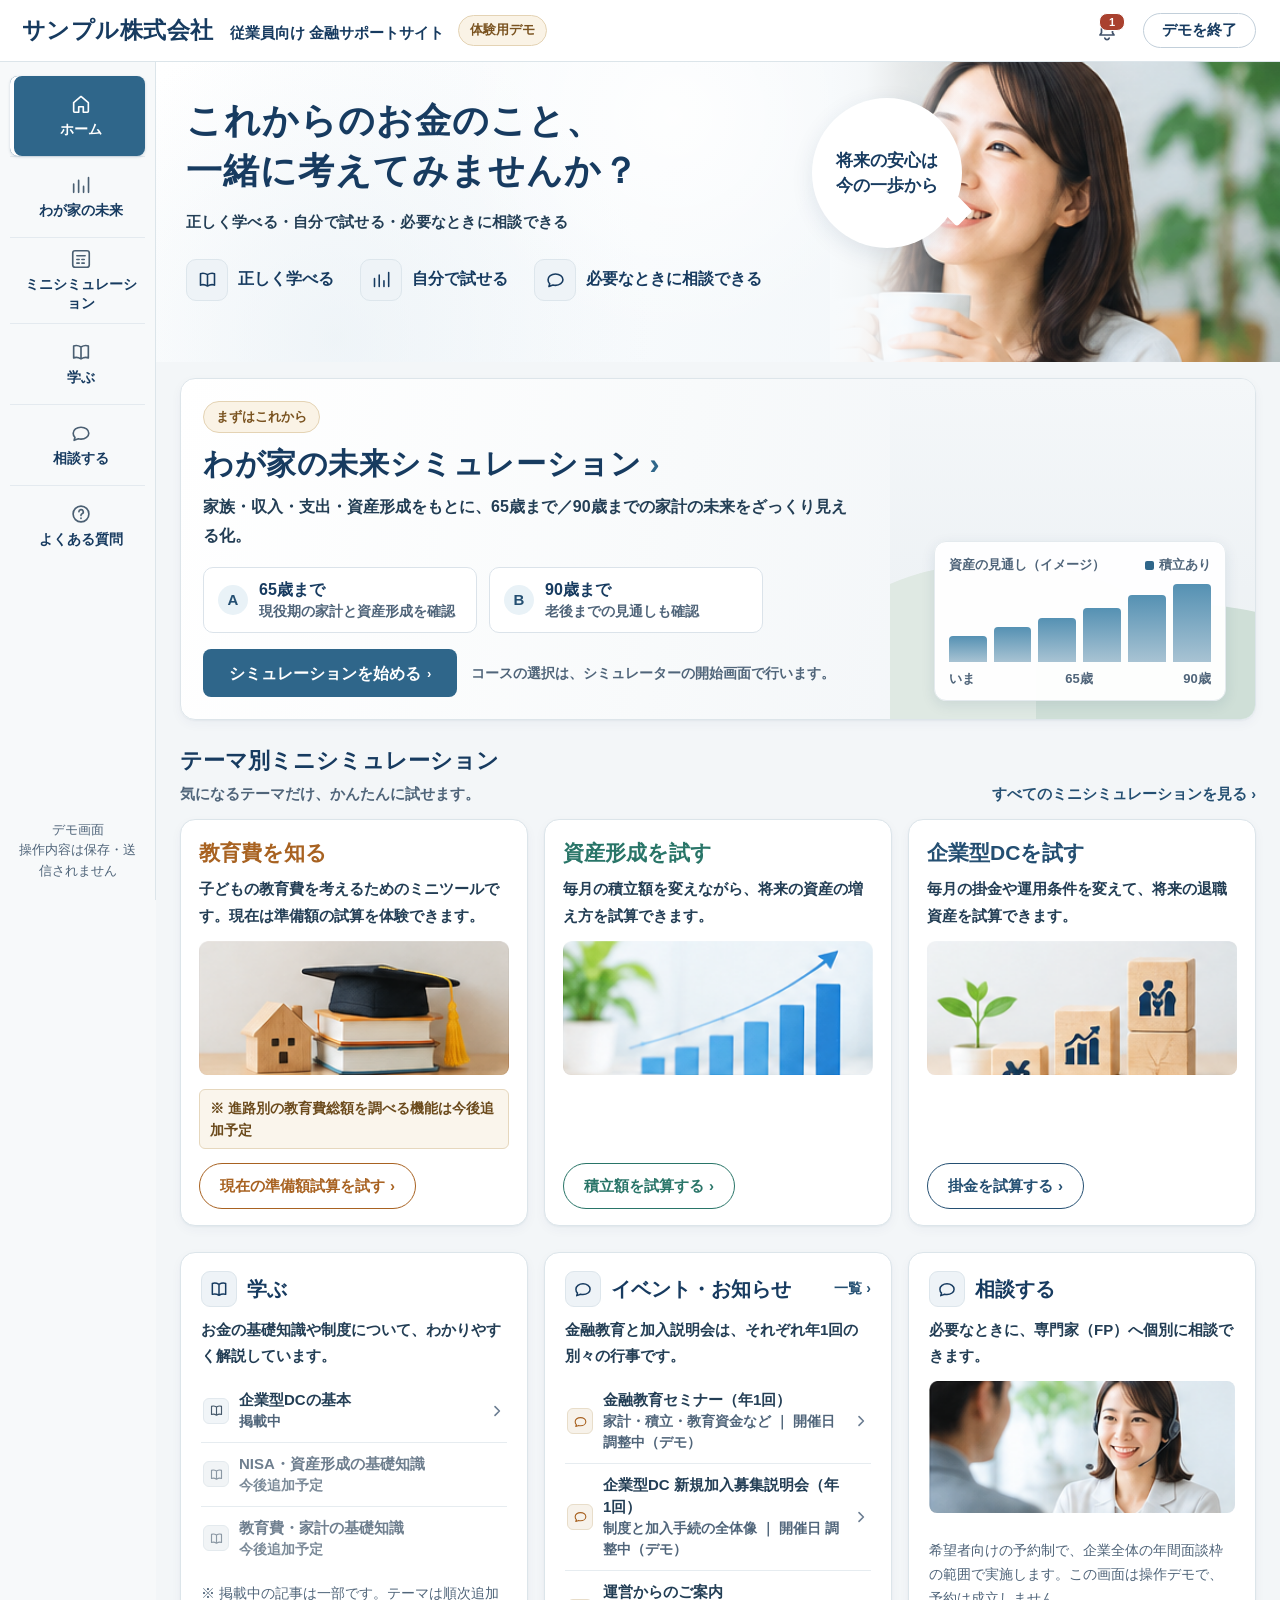
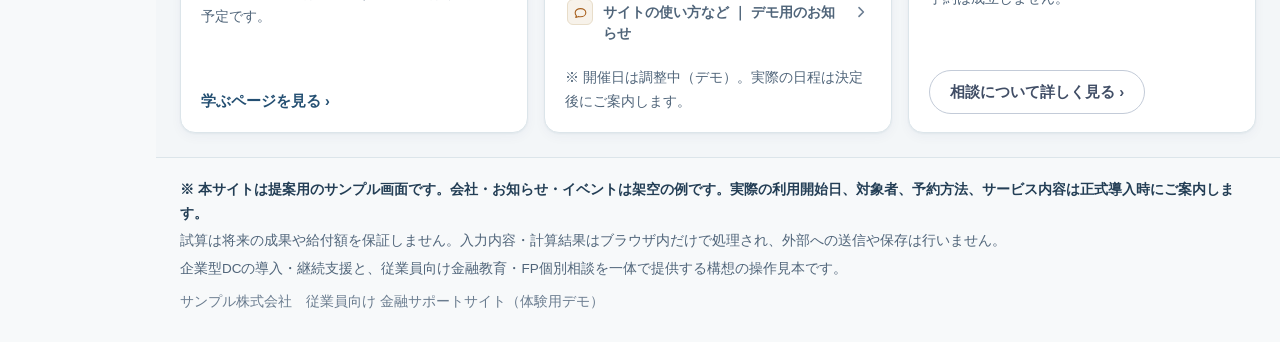
<file: index.html>
<!DOCTYPE html>
<html lang="ja">
<head>
<meta charset="UTF-8">
<meta name="viewport" content="width=device-width, initial-scale=1">
<title>サンプル株式会社｜従業員向け 金融サポートサイト（体験用デモ）</title>
<link rel="stylesheet" href="css/style.css">
<link rel="stylesheet" href="css/household.css">
<link rel="stylesheet" href="css/household-print.css">
<script src="js/household/data-2026-v22.demo.js" defer></script>
<script src="js/household/calc-engine.js" defer></script>
<script src="js/household/charts.js" defer></script>
<script src="js/household/report.js" defer></script>
<script src="js/household/ui.js" defer></script>
<script src="js/app.js" defer></script>
</head>
<body>
<a class="skip-link" href="#view">本文へスキップ</a>

<header class="site-header">
  <button class="menu-toggle" id="menuToggle" type="button" aria-label="メニューを開く" aria-expanded="false" aria-controls="sidebar">
    <svg viewBox="0 0 24 24" aria-hidden="true"><path d="M3 6h18M3 12h18M3 18h18" fill="none" stroke="currentColor" stroke-width="2.2" stroke-linecap="round"/></svg>
  </button>
  <a class="brand" href="#home">
    <span class="brand-name">サンプル株式会社</span>
    <span class="brand-sub">従業員向け 金融サポートサイト</span>
  </a>
    <span class="demo-badge" title="本サイトは提案用のサンプル画面です">体験用デモ</span>
    <div class="header-right">
      <button class="icon-btn bell" id="bellBtn" type="button" aria-label="通知 お知らせが1件あります">
        <svg viewBox="0 0 24 24" aria-hidden="true"><path d="M6.5 10.2a5.5 5.5 0 0 1 11 0v3.6l1.5 2.2H5l1.5-2.2z" fill="none" stroke="currentColor" stroke-width="1.7" stroke-linejoin="round"/><path d="M9.8 19a2.3 2.3 0 0 0 4.4 0" fill="none" stroke="currentColor" stroke-width="1.7" stroke-linecap="round"/></svg>
        <span class="bell-dot" aria-hidden="true">1</span>
      </button>
      <button class="btn-outline" id="endDemoBtn" type="button">デモを終了</button>
    </div>
</header>

<div class="layout">
  <nav class="sidebar" id="sidebar" aria-label="メインメニュー">
    <ul>
      <li><a href="#home" data-nav="home"><svg viewBox="0 0 24 24" aria-hidden="true"><path d="M4 10.5 12 3.8l8 6.7V20a1 1 0 0 1-1 1h-4.5v-6h-5v6H5a1 1 0 0 1-1-1z" fill="none" stroke="currentColor" stroke-width="1.8" stroke-linecap="round" stroke-linejoin="round"/></svg><span>ホーム</span></a></li>
      <li><a href="#household" data-nav="household"><svg viewBox="0 0 24 24" aria-hidden="true"><path d="M4 20V11M9.4 20V7M14.8 20v-6.5M20.2 20V4" fill="none" stroke="currentColor" stroke-width="1.8" stroke-linecap="round"/></svg><span>わが家の未来</span></a></li>
      <li><a href="#simulation" data-nav="simulation"><svg viewBox="0 0 24 24" aria-hidden="true"><rect x="3" y="3" width="18" height="18" rx="2.5" fill="none" stroke="currentColor" stroke-width="1.8"/><path d="M7.5 8.5h9M7.5 12.5h2.5M13 12.5h2.5M7.5 16.5h2.5M13 16.5h2.5" fill="none" stroke="currentColor" stroke-width="1.8" stroke-linecap="round"/></svg><span>ミニシミュレーション</span></a></li>
      <li><a href="#learn" data-nav="learn"><svg viewBox="0 0 24 24" aria-hidden="true"><path d="M4 5.4c2.6-1 5.2-.6 8 1.1v13c-2.8-1.7-5.4-2.1-8-1.1zM20 5.4c-2.6-1-5.2-.6-8 1.1v13c2.8-1.7 5.4-2.1 8-1.1z" fill="none" stroke="currentColor" stroke-width="1.8" stroke-linejoin="round"/></svg><span>学ぶ</span></a></li>
      <li><a href="#consult" data-nav="consult"><svg viewBox="0 0 24 24" aria-hidden="true"><path d="M20.5 12.2c0 3.6-3.8 6.5-8.5 6.5-1 0-2-.1-2.9-.4L4.5 20l.9-3.1C4 15.7 3.5 14.2 3.5 12.2c0-3.6 3.8-6.5 8.5-6.5s8.5 2.9 8.5 6.5z" fill="none" stroke="currentColor" stroke-width="1.8" stroke-linejoin="round"/></svg><span>相談する</span></a></li>
      <li><a href="#faq" data-nav="faq"><svg viewBox="0 0 24 24" aria-hidden="true"><circle cx="12" cy="12" r="8.6" fill="none" stroke="currentColor" stroke-width="1.8"/><path d="M9.7 9.6a2.4 2.4 0 1 1 3.4 2.2c-.7.3-1.1.8-1.1 1.6v.3" fill="none" stroke="currentColor" stroke-width="1.8" stroke-linecap="round"/><path d="M12 16.6v.1" fill="none" stroke="currentColor" stroke-width="1.9" stroke-linecap="round"/></svg><span>よくある質問</span></a></li>
    </ul>
    <p class="sidebar-note">デモ画面<br>操作内容は保存・送信されません</p>
  </nav>
  <div class="nav-overlay" id="navOverlay" hidden></div>

  <div class="main-wrap">
    <main id="view" tabindex="-1" aria-live="off">
      <noscript><p class="noscript">このデモを表示するにはJavaScriptを有効にしてください。</p></noscript>
    </main>
    <footer class="site-footer">
      <p class="footer-main">※ 本サイトは提案用のサンプル画面です。会社・お知らせ・イベントは架空の例です。実際の利用開始日、対象者、予約方法、サービス内容は正式導入時にご案内します。</p>
      <p>試算は将来の成果や給付額を保証しません。入力内容・計算結果はブラウザ内だけで処理され、外部への送信や保存は行いません。</p>
      <p>企業型DCの導入・継続支援と、従業員向け金融教育・FP個別相談を一体で提供する構想の操作見本です。</p>
      <p class="footer-copy">サンプル株式会社　従業員向け 金融サポートサイト（体験用デモ）</p>
    </footer>
  </div>
</div>

<div class="modal-root" id="modalRoot" hidden>
  <div class="modal-backdrop" data-close="1"></div>
  <div class="modal" role="dialog" aria-modal="true" aria-labelledby="modalTitle" tabindex="-1">
    <button class="modal-x" type="button" data-close="1" aria-label="閉じる">×</button>
    <h2 id="modalTitle"></h2>
    <div class="modal-body" id="modalBody"></div>
    <div class="modal-actions" id="modalActions"></div>
  </div>
</div>
<template id="tplHousehold">
<div class="household-page">
  <nav class="crumbs" aria-label="パンくず">
    <a href="#home">ホーム</a><span aria-hidden="true">›</span><span aria-current="page">わが家の未来シミュレーション</span>
  </nav>
  <div class="household-topbar">
    <h1 class="household-title"><a href="#household" id="brandHome">わが家の未来シミュレーション</a></h1>
    <div class="household-topbar-actions">
      <button class="hh-btn hh-btn-ghost" type="button" id="btnRestart" hidden>最初からやり直す</button>
      <a class="hh-btn hh-btn-ghost" href="#home">ホームに戻る</a>
    </div>
  </div>
  <p class="household-note">※ 入力内容はブラウザ内だけで扱い、保存・送信はしません。別のページへ移動すると入力は保持されません。</p>
  <div class="household-app" id="householdApp">
<!-- ============================================================
      画面1：コース選択
      ============================================================ -->
      <section class="screen screen-start is-active" id="screenStart" data-screen-label="01 コース選択">
      <div class="start-wrap">
      <div class="start-copy">
      <p class="eyebrow">企業型DC導入のご提案にあたって</p>
      <h2 class="start-title">わが家の将来を、<br>5分で見える化。</h2>
      <p class="start-lead">
      毎月の収支と、これからの教育費・老後のお金をまとめて概算します。
      最後に、企業型DCやNISA等で積み立てた場合との違いを比べられます。
      </p>
      <fieldset class="course-picker" id="coursePicker">
      <legend class="sr-only">シミュレーションするコースを選んでください</legend>
      <label class="course-card" data-course="A">
      <input type="radio" name="course" value="A" hidden>
      <span class="course-tag">コース A</span>
      <strong class="course-name">65歳までの家計と資産形成</strong>
      <span class="course-desc">今から定年まで、教育費と積立を踏まえて資産がどう育つか。</span>
      <span class="course-point">65歳時点の金融資産（DC込み）を確認</span>
      <span class="course-check" aria-hidden="true">
      <svg viewBox="0 0 16 16" width="14" height="14"><path d="M3 8.5l3.2 3L13 4.5" fill="none" stroke="currentColor" stroke-width="2" stroke-linecap="round" stroke-linejoin="round"/></svg>
      </span>
      </label>
      <label class="course-card" data-course="B">
      <input type="radio" name="course" value="B" hidden>
      <span class="course-tag">コース B</span>
      <strong class="course-name">90歳までの家計と老後資金</strong>
      <span class="course-desc">Aの内容に加えて、公的年金と老後の取り崩しまで。</span>
      <span class="course-point">65歳時点に加え、90歳時点の資産も確認</span>
      <span class="course-check" aria-hidden="true">
      <svg viewBox="0 0 16 16" width="14" height="14"><path d="M3 8.5l3.2 3L13 4.5" fill="none" stroke="currentColor" stroke-width="2" stroke-linecap="round" stroke-linejoin="round"/></svg>
      </span>
      </label>
      </fieldset>
      <div class="start-actions">
      <button class="btn btn-primary btn-lg" id="btnStart" disabled>
      このコースで、入力へ進む
      <svg viewBox="0 0 20 20" width="16" height="16" aria-hidden="true"><path d="M4 10h11M11 5.5l4.5 4.5L11 14.5" fill="none" stroke="currentColor" stroke-width="1.8" stroke-linecap="round" stroke-linejoin="round"/></svg>
      </button>
      <p class="start-note">登録・ログインは不要です。入力内容はこの端末の画面内だけで扱います。</p>
      </div>
      </div>
      <figure class="start-visual" aria-hidden="true">
      <svg viewBox="0 0 460 380" width="100%" preserveAspectRatio="xMidYMid meet">
      <defs>
      <linearGradient id="gArea" x1="0" y1="0" x2="0" y2="1">
      <stop offset="0%" stop-color="#2F668A" stop-opacity=".20"/>
      <stop offset="100%" stop-color="#2F668A" stop-opacity=".02"/>
      </linearGradient>
      </defs>
      <g stroke="#E2EAEF" stroke-width="1">
      <line x1="40" y1="60" x2="430" y2="60"/>
      <line x1="40" y1="130" x2="430" y2="130"/>
      <line x1="40" y1="200" x2="430" y2="200"/>
      <line x1="40" y1="270" x2="430" y2="270"/>
      </g>
      <path d="M40 300 C120 292 150 258 200 232 C250 206 268 168 310 128 C340 100 372 96 430 84 L430 320 L40 320 Z" fill="url(#gArea)"/>
      <path d="M40 300 C120 292 150 258 200 232 C250 206 268 168 310 128 C340 100 372 96 430 84"
      fill="none" stroke="#2F668A" stroke-width="2.4" stroke-linecap="round"/>
      <path d="M40 300 C120 296 150 276 200 262 C250 248 268 232 310 210 C340 194 372 190 430 184"
      fill="none" stroke="#8FA2B1" stroke-width="1.8" stroke-dasharray="5 5" stroke-linecap="round"/>
      <line x1="310" y1="40" x2="310" y2="320" stroke="#2F668A" stroke-opacity=".28" stroke-width="1" stroke-dasharray="4 4"/>
      <g font-family="inherit" font-size="13" fill="#50657A">
      <text x="40" y="342">いま</text>
      <text x="294" y="342">65歳</text>
      <text x="404" y="342">90歳</text>
      </g>
      <circle cx="310" cy="128" r="4.5" fill="#fff" stroke="#2F668A" stroke-width="2.4"/>
      <g font-family="inherit" font-size="13.5" fill="#173B60">
      <rect x="238" y="86" width="150" height="32" rx="6" fill="#fff" stroke="#DCE5EA"/>
      <text x="250" y="106">積み立てた場合</text>
      <rect x="196" y="222" width="112" height="28" rx="6" fill="#fff" stroke="#DCE5EA"/>
      <text x="207" y="240" fill="#50657A">現状のまま</text>
      </g>
      </svg>
      <figcaption>※イメージです。実際の結果は入力条件により変わります。</figcaption>
      </figure>
      </div>
      </section>
      <!-- ============================================================
      画面2：入力
      ============================================================ -->
      <section class="screen screen-input" id="screenInput" data-screen-label="02 基本情報の入力" hidden>
      <div class="input-wrap">
      <div class="input-main">
      <div class="sec-head">
      <p class="eyebrow">STEP 1 / 2</p>
      <h2 class="sec-title">家族と家計のことを、少しだけ。</h2>
      <p class="sec-desc">わかる範囲で構いません。金額は「万円」で入力してください。</p>
      </div>
      <!-- 家族 -->
      <section class="card form-card" data-section="family">
      <header class="card-head">
      <h3>ご家族</h3>
      <span class="card-hint">年齢は現在の満年齢</span>
      </header>
      <div class="field-grid">
      <label class="field">
      <span class="field-label">本人の年齢</span>
      <span class="input-unit">
      <input type="number" id="headAge" min="20" max="60" step="1" value="38" inputmode="numeric">
      <span class="unit">歳</span>
      </span>
      </label>
      <label class="field">
      <span class="field-label">配偶者</span>
      <span class="seg" id="segSpouse">
      <button type="button" class="seg-btn is-on" data-val="1">あり</button>
      <button type="button" class="seg-btn" data-val="0">なし</button>
      </span>
      </label>
      <label class="field" id="spouseAgeField">
      <span class="field-label">配偶者の年齢</span>
      <span class="input-unit">
      <input type="number" id="spouseAge" min="20" max="70" step="1" value="36" inputmode="numeric">
      <span class="unit">歳</span>
      </span>
      </label>
      </div>
      <div class="sub-block">
      <div class="sub-head">
      <h4>お子さま</h4>
      <div class="kid-add">
      <button type="button" class="btn btn-line btn-sm" id="btnAddKid">＋ 子どもを追加</button>
      </div>
      </div>
      <div id="kidList" class="kid-list"></div>
      <p class="tiny-note">生まれる予定のお子さまは、年齢にマイナス（例：−1歳＝来年誕生）を入れてください。</p>
      </div>
      </section>
      <!-- 収入 -->
      <section class="card form-card" data-section="income">
      <header class="card-head">
      <h3>収入</h3>
      <span class="card-hint">手取り（社会保険料・税を引いた後）で入力</span>
      </header>
      <div class="field-grid">
      <label class="field">
      <span class="field-label">本人の手取り月収</span>
      <span class="input-unit">
      <input type="number" id="headMonthlyNet" min="0" step="1" value="30" inputmode="numeric">
      <span class="unit">万円</span>
      </span>
      </label>
      <label class="field" id="spouseIncomeField">
      <span class="field-label">配偶者の手取り月収</span>
      <span class="input-unit">
      <input type="number" id="spouseMonthlyNet" min="0" step="1" value="10" inputmode="numeric">
      <span class="unit">万円</span>
      </span>
      </label>
      <label class="field">
      <span class="field-label">本人のボーナス等（年間）</span>
      <span class="input-unit">
      <input type="number" id="headBonus" min="0" step="10" value="80" inputmode="numeric">
      <span class="unit">万円</span>
      </span>
      </label>
      <label class="field" id="spouseBonusField">
      <span class="field-label">配偶者のボーナス等（年間）</span>
      <span class="input-unit">
      <input type="number" id="spouseBonus" min="0" step="10" value="0" inputmode="numeric">
      <span class="unit">万円</span>
      </span>
      </label>
      </div>
      </section>
      <!-- 支出 -->
      <section class="card form-card" data-section="spending">
      <header class="card-head">
      <h3>支出</h3>
      <span class="card-hint">毎月の生活費</span>
      </header>
      <div class="field-grid">
      <label class="field">
      <span class="field-label">毎月の生活費</span>
      <span class="input-unit">
      <input type="number" id="livingMonthly" min="0" step="1" value="22" inputmode="numeric">
      <span class="unit">万円</span>
      </span>
      </label>
      <label class="field">
      <span class="field-label">年間の特別支出（旅行・保険など）</span>
      <span class="input-unit">
      <input type="number" id="annualSpecial" min="0" step="5" value="30" inputmode="numeric">
      <span class="unit">万円</span>
      </span>
      </label>
      </div>
      </section>
      <!-- 資産 -->
      <section class="card form-card" data-section="assets">
      <header class="card-head">
      <h3>いま持っている資産</h3>
      <span class="card-hint">3つの区分で管理します</span>
      </header>
      <div class="field-grid">
      <label class="field">
      <span class="field-label"><i class="dot dot-cash"></i>預貯金</span>
      <span class="input-unit">
      <input type="number" id="cash" min="0" step="10" value="500" inputmode="numeric">
      <span class="unit">万円</span>
      </span>
      </label>
      <label class="field">
      <span class="field-label"><i class="dot dot-invest"></i>NISA等の運用資産</span>
      <span class="input-unit">
      <input type="number" id="invest" min="0" step="10" value="150" inputmode="numeric">
      <span class="unit">万円</span>
      </span>
      </label>
      <label class="field">
      <span class="field-label"><i class="dot dot-dc"></i>企業型DC（既存分）</span>
      <span class="input-unit">
      <input type="number" id="dcExisting" min="0" step="10" value="80" inputmode="numeric">
      <span class="unit">万円</span>
      </span>
      </label>
      <label class="field">
      <span class="field-label">現在のDC掛金（給与から）</span>
      <span class="input-unit">
      <input type="number" id="existingDCMonthly" min="0" step="0.1" value="0" inputmode="decimal">
      <span class="unit">万円/月</span>
      </span>
      </label>
      <label class="field span-2">
      <span class="field-label">現在のNISA等の積立額</span>
      <span class="input-unit">
      <input type="number" id="currentNisaMonthly" min="0" step="0.5" value="0" inputmode="decimal">
      <span class="unit">万円/月</span>
      </span>
      <span class="field-help">入力済みの手取りは「掛金控除後」として扱い、二重に差し引きません。</span>
      </label>
      </div>
      </section>
      <!-- 教育費 -->
      <section class="card form-card" data-section="education">
      <header class="card-head">
      <h3>教育費</h3>
      <span class="card-hint">2026-v22の費用モデルを使用</span>
      </header>
      <div class="field-grid">
      <label class="field">
      <span class="field-label">塾・習い事</span>
      <span class="seg" id="segActivity">
      <button type="button" class="seg-btn" data-val="none">含めない</button>
      <button type="button" class="seg-btn is-on" data-val="standard">標準</button>
      <button type="button" class="seg-btn" data-val="high">高額</button>
      </span>
      </label>
      <label class="check-line">
      <input type="checkbox" id="educationInLiving">
      <span>教育費・塾代は毎月の生活費に含まれている</span>
      </label>
      </div>
      <p class="tiny-note">チェックすると、家計収支では教育費を二重に計上しません（教育費の目安は結果画面に表示します）。</p>
      <div id="eduKidList" class="edu-kid-list"></div>
      </section>
      <!-- 老後の前提（Bのみ） -->
      <section class="card form-card" data-section="pension" id="pensionSection" hidden>
      <header class="card-head">
      <h3>老後の前提（コースB）</h3>
      <span class="card-hint">年金は「参考モデル」で推計します</span>
      </header>
      <div class="field-grid">
      <label class="field">
      <span class="field-label">退職後の生活費</span>
      <span class="input-unit">
      <input type="number" id="postRetireLiving" min="0" step="1" value="20" inputmode="numeric">
      <span class="unit">万円/月</span>
      </span>
      </label>
      <label class="field">
      <span class="field-label">年金からの天引き（税・社会保険）の目安</span>
      <span class="input-unit">
      <input type="number" id="pensionDeduction" min="0" max="40" step="1" value="10" inputmode="numeric">
      <span class="unit">%</span>
      </span>
      </label>
      <label class="field">
      <span class="field-label">本人の働き方（加入履歴の仮置き）</span>
      <select id="headWork">
      <option value="full">会社員（フルタイム）</option>
      <option value="part">会社員（パート・短時間）</option>
      <option value="self">自営業・フリーランス</option>
      <option value="none">専業・収入なし</option>
      </select>
      </label>
      <label class="field">
      <span class="field-label">本人の額面年収（目安）</span>
      <span class="input-unit">
      <input type="number" id="headGross" min="0" step="10" value="600" inputmode="numeric">
      <span class="unit">万円</span>
      </span>
      <span class="field-help">手取りからの目安を自動で入れる場合は<a href="#" id="linkAutoGross">こちら</a></span>
      </label>
      <label class="field" id="spouseWorkField">
      <span class="field-label">配偶者の働き方</span>
      <select id="spouseWork">
      <option value="full">会社員（フルタイム）</option>
      <option value="part" selected>会社員（パート・短時間）</option>
      <option value="self">自営業・フリーランス</option>
      <option value="none">専業・収入なし</option>
      </select>
      </label>
      <label class="field" id="spouseGrossField">
      <span class="field-label">配偶者の額面年収（目安）</span>
      <span class="input-unit">
      <input type="number" id="spouseGross" min="0" step="10" value="200" inputmode="numeric">
      <span class="unit">万円</span>
      </span>
      </label>
      <label class="field span-2">
      <span class="field-label">年金見込額がわかる場合のみ（任意）</span>
      <span class="input-unit">
      <input type="number" id="pensionOverride" min="0" step="10" value="0" inputmode="numeric">
      <span class="unit">万円/年</span>
      </span>
      <span class="field-help">「ねんきん定期便」等で確認済みの概算額があれば入力してください。0のままであれば参考モデルを使います。</span>
      </label>
      </div>
      </section>
      <div class="input-foot">
      <button class="btn btn-line" id="btnBackToStart">コース選択に戻る</button>
      <button class="btn btn-primary btn-lg" id="btnCalc">この内容で試算する</button>
      </div>
      </div>
      <!-- 右レール -->
      <aside class="input-rail" id="inputRail">
      <div class="rail-card">
      <h4 class="rail-title">入力中のサマリー</h4>
      <dl class="rail-list" id="railSummary"></dl>
      <div class="rail-flow" id="railFlow"></div>
      <button class="btn btn-primary btn-block" id="btnCalcRail">試算する</button>
      <p class="rail-note">初期値はデモ用の架空サンプルです。自由に書き換えてください。</p>
      </div>
      </aside>
      </div>
      </section>
      <!-- ============================================================
      画面3：結果
      ============================================================ -->
      <section class="screen screen-result" id="screenResult" data-screen-label="03 試算結果" hidden>
      <div class="result-wrap">
      <div class="result-head">
      <div>
      <p class="eyebrow" id="resEyebrow">コースA｜65歳まで</p>
      <h2 class="sec-title" id="resTitle">この条件での将来家計</h2>
      </div>
      <div class="result-head-actions">
      <button class="btn btn-line btn-sm" id="btnEditInput">入力を修正する</button>
      <button class="btn btn-line btn-sm" id="btnPrint">簡易印刷</button>
      <button class="btn btn-line btn-sm" id="btnMd">FP相談用データ（MD）</button>
      <button class="btn btn-line btn-sm" id="btnJson">JSON</button>
      </div>
      </div>
      <div id="alertArea"></div>
      <!-- KPI -->
      <section class="kpi-row" id="kpiRow" aria-live="polite"></section>
      <!-- グラフ＋操作 -->
      <div class="result-grid">
      <section class="card chart-card">
      <header class="card-head">
      <h3 id="chartTitle">金融資産の推移</h3>
      <div class="legend" id="chartLegend"></div>
      </header>
      <div class="chart-host" id="mainChart"></div>
      <div id="chartTooltip" class="chart-tip" hidden></div>
      <div class="breakdown-row" id="breakdownRow"></div>
      </section>
      <aside class="card control-card" id="controlCard">
      <header class="card-head">
      <h3>積立を動かして比べる</h3>
      </header>
      <p class="control-lead">スライダーを動かすと、右のグラフと数字がすぐ変わります。</p>
      <div class="control-block">
      <div class="control-label">
      <span><i class="dot dot-dc"></i>企業型DC の掛金（給与減額型）</span>
      <output id="outDc" class="control-value">0.0 万円</output>
      </div>
      <input type="range" id="rangeDc" min="0" max="6" step="0.1" value="0" class="range range-dc" aria-label="企業型DCの掛金">
      <div class="range-scale"><span>0</span><span>3</span><span>6万円/月</span></div>
      </div>
      <div class="control-block">
      <div class="control-label">
      <span><i class="dot dot-invest"></i>NISA等の積立額</span>
      <output id="outNisa" class="control-value">0.0 万円</output>
      </div>
      <input type="range" id="rangeNisa" min="0" max="10" step="0.5" value="0" class="range range-invest" aria-label="NISA等の積立額">
      <div class="range-scale"><span>0</span><span>5</span><span>10万円/月</span></div>
      </div>
      <div class="control-block">
      <div class="control-label"><span>運用利回り（仮定）</span></div>
      <span class="seg seg-wide" id="segReturn">
      <button type="button" class="seg-btn" data-val="0">0%</button>
      <button type="button" class="seg-btn" data-val="2">2%</button>
      <button type="button" class="seg-btn is-on" data-val="5">5%</button>
      <button type="button" class="seg-btn" data-val="7">7%</button>
      </span>
      <p class="tiny-note">2026-v22の参考シナリオは 悲観2%／標準5%／楽観7%。予測値ではなく仮定です。</p>
      </div>
      <div class="control-note" id="dcNote"></div>
      <div class="compare-mini" id="compareMini"></div>
      </aside>
      </div>
      <!-- 教育費 -->
      <section class="card wide-card" id="eduCard">
      <header class="card-head">
      <h3>教育費の山</h3>
      <span class="card-hint" id="eduTotalHint"></span>
      </header>
      <div class="chart-host chart-host-sm" id="eduChart"></div>
      <div id="eduSummary" class="edu-summary"></div>
      </section>
      <!-- 年金（Bのみ） -->
      <section class="card wide-card" id="pensionCard" hidden>
      <header class="card-head">
      <h3>公的年金の参考推計</h3>
      <span class="card-hint">仮の加入歴による参考モデル</span>
      </header>
      <div id="pensionBody"></div>
      </section>
      <!-- 年次テーブル -->
      <section class="card wide-card">
      <header class="card-head">
      <h3>年次のかんたん表</h3>
      <button class="btn btn-ghost btn-sm" id="btnToggleTable">すべて表示</button>
      </header>
      <div class="table-scroll">
      <table class="year-table" id="yearTable"></table>
      </div>
      </section>
      <!-- 前提 -->
      <section class="card wide-card assumptions" id="assumptionCard">
      <header class="card-head"><h3>この試算の前提</h3></header>
      <div id="assumptionBody"></div>
      </section>
      <!-- 相談メモ -->
      <section class="card wide-card">
      <header class="card-head">
      <h3>FPに相談したいこと（任意）</h3>
      <span class="card-hint">ダウンロードするMDに含まれます</span>
      </header>
      <textarea id="consultMemo" rows="3" placeholder="例：教育費のピーク時に預貯金が足りるか不安。DCをいくらにするか迷っている。"></textarea>
      <p class="tiny-note">家計情報を含むファイルです。送付先を確認し、適切な方法で共有してください。自動送信は行いません。</p>
      <div class="consult-actions">
      <button class="btn btn-primary" id="btnMd2">FP相談用データをダウンロード（.md）</button>
      </div>
      </section>
      <p class="disclaimer">本ツールは入力条件にもとづく概算です。将来の収益や資産額を保証するものではなく、税・社会保険の個別判定は行っていません。制度・商品の詳細は企業の制度および最新の公的情報をご確認ください。</p>
      </div>
      </section>
  </div>
</div></template>
<!-- 印刷用シート（印刷時のみ表示。ポータルの共通シェルは印刷しない） -->
<div id="printSheet" class="print-sheet" aria-hidden="true"></div>
<div class="toast" id="toast" role="status" aria-live="polite"></div>
</body>
</html>
</file>
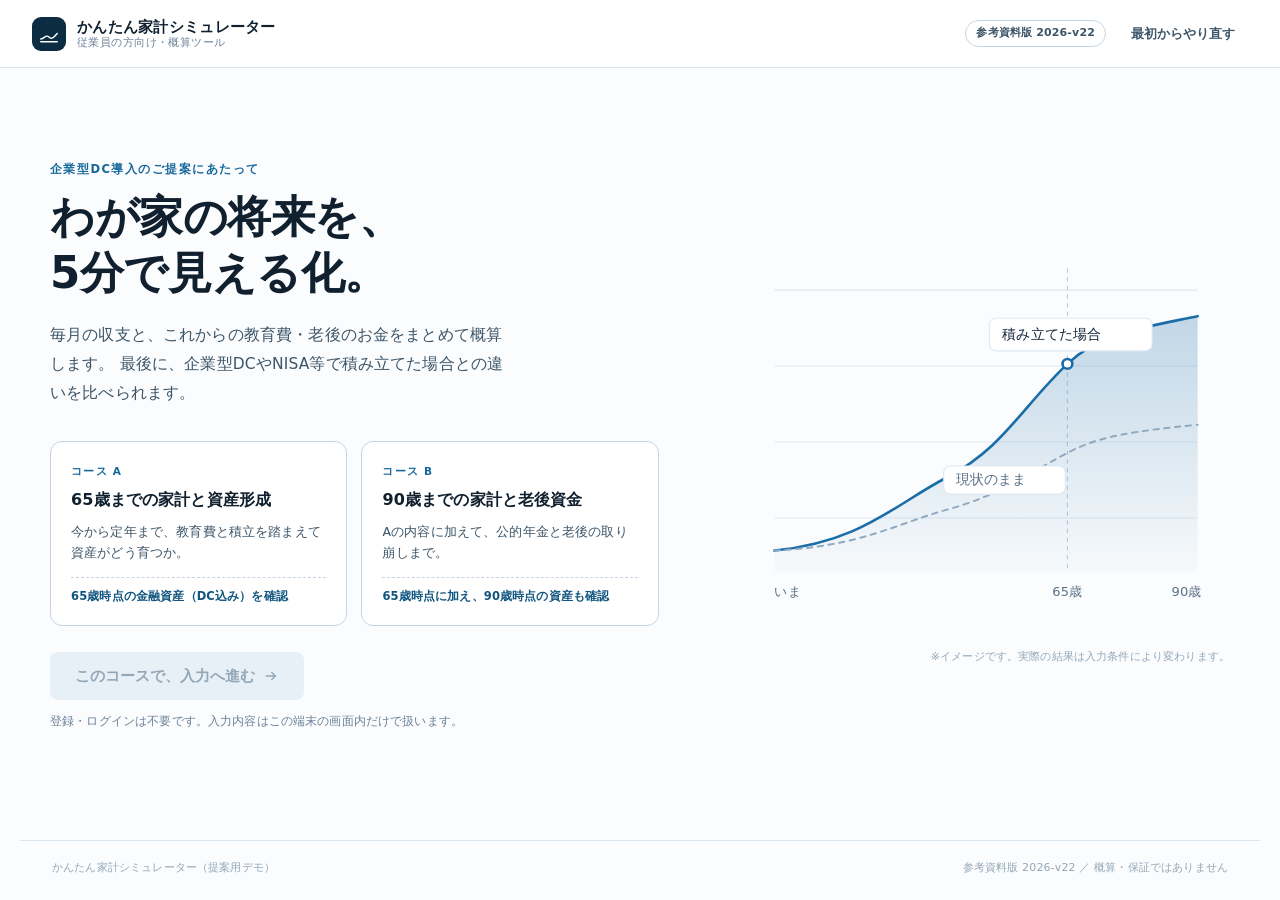
<file: 家計シミュレーター/index.html>
<!DOCTYPE html>
<html lang="ja">
<head>
<meta charset="UTF-8">
<meta name="viewport" content="width=device-width, initial-scale=1">
<title>かんたん家計シミュレーター｜わが家の将来と積立の比較</title>
<meta name="description" content="現在から65歳（または90歳）までの家計と資産の推移を、入力5分で概算する簡易シミュレーターです。">
<link rel="stylesheet" href="assets/css/style.css">
<link rel="stylesheet" href="assets/css/print.css">
</head>
<body>

<!-- ========== 共通ヘッダー ========== -->
<header class="site-head" id="siteHead">
  <a class="brand" href="#" id="brandHome">
    <span class="brand-mark" aria-hidden="true">
      <svg viewBox="0 0 24 24" width="22" height="22" fill="none" stroke="currentColor" stroke-width="1.6" stroke-linecap="round" stroke-linejoin="round">
        <path d="M3 17.5c3.2 0 4.3-3.2 6.6-3.2 2.4 0 3 2.4 5.2 2.4 2.2 0 3.4-2.6 6.2-5.2"/>
        <path d="M3 20.5h18"/>
      </svg>
    </span>
    <span class="brand-text">
      <strong>かんたん家計シミュレーター</strong>
      <small>従業員の方向け・概算ツール</small>
    </span>
  </a>
  <div class="head-right">
    <span class="head-badge">参考資料版 2026-v22</span>
    <button class="btn btn-ghost btn-sm" id="btnRestart" hidden>最初からやり直す</button>
  </div>
</header>

<main id="main">

  <!-- ============================================================
       画面1：コース選択
       ============================================================ -->
  <section class="screen screen-start is-active" id="screenStart" data-screen-label="01 コース選択">
    <div class="start-wrap">
      <div class="start-copy">
        <p class="eyebrow">企業型DC導入のご提案にあたって</p>
        <h1 class="start-title">わが家の将来を、<br>5分で見える化。</h1>
        <p class="start-lead">
          毎月の収支と、これからの教育費・老後のお金をまとめて概算します。
          最後に、企業型DCやNISA等で積み立てた場合との違いを比べられます。
        </p>

        <fieldset class="course-picker" id="coursePicker">
          <legend class="sr-only">シミュレーションするコースを選んでください</legend>
          <label class="course-card" data-course="A">
            <input type="radio" name="course" value="A" hidden>
            <span class="course-tag">コース A</span>
            <strong class="course-name">65歳までの家計と資産形成</strong>
            <span class="course-desc">今から定年まで、教育費と積立を踏まえて資産がどう育つか。</span>
            <span class="course-point">65歳時点の金融資産（DC込み）を確認</span>
            <span class="course-check" aria-hidden="true">
              <svg viewBox="0 0 16 16" width="14" height="14"><path d="M3 8.5l3.2 3L13 4.5" fill="none" stroke="currentColor" stroke-width="2" stroke-linecap="round" stroke-linejoin="round"/></svg>
            </span>
          </label>

          <label class="course-card" data-course="B">
            <input type="radio" name="course" value="B" hidden>
            <span class="course-tag">コース B</span>
            <strong class="course-name">90歳までの家計と老後資金</strong>
            <span class="course-desc">Aの内容に加えて、公的年金と老後の取り崩しまで。</span>
            <span class="course-point">65歳時点に加え、90歳時点の資産も確認</span>
            <span class="course-check" aria-hidden="true">
              <svg viewBox="0 0 16 16" width="14" height="14"><path d="M3 8.5l3.2 3L13 4.5" fill="none" stroke="currentColor" stroke-width="2" stroke-linecap="round" stroke-linejoin="round"/></svg>
            </span>
          </label>
        </fieldset>

        <div class="start-actions">
          <button class="btn btn-primary btn-lg" id="btnStart" disabled>
            このコースで、入力へ進む
            <svg viewBox="0 0 20 20" width="16" height="16" aria-hidden="true"><path d="M4 10h11M11 5.5l4.5 4.5L11 14.5" fill="none" stroke="currentColor" stroke-width="1.8" stroke-linecap="round" stroke-linejoin="round"/></svg>
          </button>
          <p class="start-note">登録・ログインは不要です。入力内容はこの端末の画面内だけで扱います。</p>
        </div>
      </div>

      <figure class="start-visual" aria-hidden="true">
        <svg viewBox="0 0 460 380" width="100%" preserveAspectRatio="xMidYMid meet">
          <defs>
            <linearGradient id="gArea" x1="0" y1="0" x2="0" y2="1">
              <stop offset="0%" stop-color="#1B6DA8" stop-opacity=".26"/>
              <stop offset="100%" stop-color="#1B6DA8" stop-opacity=".02"/>
            </linearGradient>
          </defs>
          <g stroke="#DFE9F2" stroke-width="1">
            <line x1="40" y1="60" x2="430" y2="60"/>
            <line x1="40" y1="130" x2="430" y2="130"/>
            <line x1="40" y1="200" x2="430" y2="200"/>
            <line x1="40" y1="270" x2="430" y2="270"/>
          </g>
          <path d="M40 300 C120 292 150 258 200 232 C250 206 268 168 310 128 C340 100 372 96 430 84 L430 320 L40 320 Z" fill="url(#gArea)"/>
          <path d="M40 300 C120 292 150 258 200 232 C250 206 268 168 310 128 C340 100 372 96 430 84"
                fill="none" stroke="#1B6DA8" stroke-width="2.4" stroke-linecap="round"/>
          <path d="M40 300 C120 296 150 276 200 262 C250 248 268 232 310 210 C340 194 372 190 430 184"
                fill="none" stroke="#8FA9C0" stroke-width="1.8" stroke-dasharray="5 5" stroke-linecap="round"/>
          <line x1="310" y1="40" x2="310" y2="320" stroke="#1B6DA8" stroke-opacity=".3" stroke-width="1" stroke-dasharray="4 4"/>
          <g font-family="inherit" font-size="12" fill="#5A7188">
            <text x="40" y="342">いま</text>
            <text x="296" y="342">65歳</text>
            <text x="406" y="342">90歳</text>
          </g>
          <circle cx="310" cy="128" r="4.5" fill="#fff" stroke="#1B6DA8" stroke-width="2.4"/>
          <g font-family="inherit" font-size="12.5" fill="#12263A">
            <rect x="238" y="86" width="150" height="30" rx="6" fill="#fff" stroke="#DFE9F2"/>
            <text x="250" y="105">積み立てた場合</text>
            <rect x="196" y="222" width="112" height="26" rx="6" fill="#fff" stroke="#DFE9F2"/>
            <text x="207" y="239" fill="#5A7188">現状のまま</text>
          </g>
        </svg>
        <figcaption>※イメージです。実際の結果は入力条件により変わります。</figcaption>
      </figure>
    </div>
  </section>

  <!-- ============================================================
       画面2：入力
       ============================================================ -->
  <section class="screen screen-input" id="screenInput" data-screen-label="02 基本情報の入力" hidden>
    <div class="input-wrap">
      <div class="input-main">

        <div class="sec-head">
          <p class="eyebrow">STEP 1 / 2</p>
          <h2 class="sec-title">家族と家計のことを、少しだけ。</h2>
          <p class="sec-desc">わかる範囲で構いません。金額は「万円」で入力してください。</p>
        </div>

        <!-- 家族 -->
        <section class="card form-card" data-section="family">
          <header class="card-head">
            <h3>ご家族</h3>
            <span class="card-hint">年齢は現在の満年齢</span>
          </header>
          <div class="field-grid">
            <label class="field">
              <span class="field-label">本人の年齢</span>
              <span class="input-unit">
                <input type="number" id="headAge" min="20" max="60" step="1" value="38" inputmode="numeric">
                <span class="unit">歳</span>
              </span>
            </label>
            <label class="field">
              <span class="field-label">配偶者</span>
              <span class="seg" id="segSpouse">
                <button type="button" class="seg-btn is-on" data-val="1">あり</button>
                <button type="button" class="seg-btn" data-val="0">なし</button>
              </span>
            </label>
            <label class="field" id="spouseAgeField">
              <span class="field-label">配偶者の年齢</span>
              <span class="input-unit">
                <input type="number" id="spouseAge" min="20" max="70" step="1" value="36" inputmode="numeric">
                <span class="unit">歳</span>
              </span>
            </label>
          </div>

          <div class="sub-block">
            <div class="sub-head">
              <h4>お子さま</h4>
              <div class="kid-add">
                <button type="button" class="btn btn-line btn-sm" id="btnAddKid">＋ 子どもを追加</button>
              </div>
            </div>
            <div id="kidList" class="kid-list"></div>
            <p class="tiny-note">生まれる予定のお子さまは、年齢にマイナス（例：−1歳＝来年誕生）を入れてください。</p>
          </div>
        </section>

        <!-- 収入 -->
        <section class="card form-card" data-section="income">
          <header class="card-head">
            <h3>収入</h3>
            <span class="card-hint">手取り（社会保険料・税を引いた後）で入力</span>
          </header>
          <div class="field-grid">
            <label class="field">
              <span class="field-label">本人の手取り月収</span>
              <span class="input-unit">
                <input type="number" id="headMonthlyNet" min="0" step="1" value="30" inputmode="numeric">
                <span class="unit">万円</span>
              </span>
            </label>
            <label class="field" id="spouseIncomeField">
              <span class="field-label">配偶者の手取り月収</span>
              <span class="input-unit">
                <input type="number" id="spouseMonthlyNet" min="0" step="1" value="10" inputmode="numeric">
                <span class="unit">万円</span>
              </span>
            </label>
            <label class="field">
              <span class="field-label">本人のボーナス等（年間）</span>
              <span class="input-unit">
                <input type="number" id="headBonus" min="0" step="10" value="80" inputmode="numeric">
                <span class="unit">万円</span>
              </span>
            </label>
            <label class="field" id="spouseBonusField">
              <span class="field-label">配偶者のボーナス等（年間）</span>
              <span class="input-unit">
                <input type="number" id="spouseBonus" min="0" step="10" value="0" inputmode="numeric">
                <span class="unit">万円</span>
              </span>
            </label>
          </div>
        </section>

        <!-- 支出 -->
        <section class="card form-card" data-section="spending">
          <header class="card-head">
            <h3>支出</h3>
            <span class="card-hint">毎月の生活費</span>
          </header>
          <div class="field-grid">
            <label class="field">
              <span class="field-label">毎月の生活費</span>
              <span class="input-unit">
                <input type="number" id="livingMonthly" min="0" step="1" value="22" inputmode="numeric">
                <span class="unit">万円</span>
              </span>
            </label>
            <label class="field">
              <span class="field-label">年間の特別支出（旅行・保険など）</span>
              <span class="input-unit">
                <input type="number" id="annualSpecial" min="0" step="5" value="30" inputmode="numeric">
                <span class="unit">万円</span>
              </span>
            </label>
          </div>
        </section>

        <!-- 資産 -->
        <section class="card form-card" data-section="assets">
          <header class="card-head">
            <h3>いま持っている資産</h3>
            <span class="card-hint">3つの区分で管理します</span>
          </header>
          <div class="field-grid">
            <label class="field">
              <span class="field-label"><i class="dot dot-cash"></i>預貯金</span>
              <span class="input-unit">
                <input type="number" id="cash" min="0" step="10" value="500" inputmode="numeric">
                <span class="unit">万円</span>
              </span>
            </label>
            <label class="field">
              <span class="field-label"><i class="dot dot-invest"></i>NISA等の運用資産</span>
              <span class="input-unit">
                <input type="number" id="invest" min="0" step="10" value="150" inputmode="numeric">
                <span class="unit">万円</span>
              </span>
            </label>
            <label class="field">
              <span class="field-label"><i class="dot dot-dc"></i>企業型DC（既存分）</span>
              <span class="input-unit">
                <input type="number" id="dcExisting" min="0" step="10" value="80" inputmode="numeric">
                <span class="unit">万円</span>
              </span>
            </label>
            <label class="field">
              <span class="field-label">現在のDC掛金（給与から）</span>
              <span class="input-unit">
                <input type="number" id="existingDCMonthly" min="0" step="0.1" value="0" inputmode="decimal">
                <span class="unit">万円/月</span>
              </span>
            </label>
            <label class="field span-2">
              <span class="field-label">現在のNISA等の積立額</span>
              <span class="input-unit">
                <input type="number" id="currentNisaMonthly" min="0" step="0.5" value="0" inputmode="decimal">
                <span class="unit">万円/月</span>
              </span>
              <span class="field-help">入力済みの手取りは「掛金控除後」として扱い、二重に差し引きません。</span>
            </label>
          </div>
        </section>

        <!-- 教育費 -->
        <section class="card form-card" data-section="education">
          <header class="card-head">
            <h3>教育費</h3>
            <span class="card-hint">2026-v22の費用モデルを使用</span>
          </header>

          <div class="field-grid">
            <label class="field">
              <span class="field-label">塾・習い事</span>
              <span class="seg" id="segActivity">
                <button type="button" class="seg-btn" data-val="none">含めない</button>
                <button type="button" class="seg-btn is-on" data-val="standard">標準</button>
                <button type="button" class="seg-btn" data-val="high">高額</button>
              </span>
            </label>
            <label class="check-line">
              <input type="checkbox" id="educationInLiving">
              <span>教育費・塾代は毎月の生活費に含まれている</span>
            </label>
          </div>
          <p class="tiny-note">チェックすると、家計収支では教育費を二重に計上しません（教育費の目安は結果画面に表示します）。</p>

          <div id="eduKidList" class="edu-kid-list"></div>
        </section>

        <!-- 老後の前提（Bのみ） -->
        <section class="card form-card" data-section="pension" id="pensionSection" hidden>
          <header class="card-head">
            <h3>老後の前提（コースB）</h3>
            <span class="card-hint">年金は「参考モデル」で推計します</span>
          </header>
          <div class="field-grid">
            <label class="field">
              <span class="field-label">退職後の生活費</span>
              <span class="input-unit">
                <input type="number" id="postRetireLiving" min="0" step="1" value="20" inputmode="numeric">
                <span class="unit">万円/月</span>
              </span>
            </label>
            <label class="field">
              <span class="field-label">年金からの天引き（税・社会保険）の目安</span>
              <span class="input-unit">
                <input type="number" id="pensionDeduction" min="0" max="40" step="1" value="10" inputmode="numeric">
                <span class="unit">%</span>
              </span>
            </label>
            <label class="field">
              <span class="field-label">本人の働き方（加入履歴の仮置き）</span>
              <select id="headWork">
                <option value="full">会社員（フルタイム）</option>
                <option value="part">会社員（パート・短時間）</option>
                <option value="self">自営業・フリーランス</option>
                <option value="none">専業・収入なし</option>
              </select>
            </label>
            <label class="field">
              <span class="field-label">本人の額面年収（目安）</span>
              <span class="input-unit">
                <input type="number" id="headGross" min="0" step="10" value="600" inputmode="numeric">
                <span class="unit">万円</span>
              </span>
              <span class="field-help">手取りからの目安を自動で入れる場合は<a href="#" id="linkAutoGross">こちら</a></span>
            </label>
            <label class="field" id="spouseWorkField">
              <span class="field-label">配偶者の働き方</span>
              <select id="spouseWork">
                <option value="full">会社員（フルタイム）</option>
                <option value="part" selected>会社員（パート・短時間）</option>
                <option value="self">自営業・フリーランス</option>
                <option value="none">専業・収入なし</option>
              </select>
            </label>
            <label class="field" id="spouseGrossField">
              <span class="field-label">配偶者の額面年収（目安）</span>
              <span class="input-unit">
                <input type="number" id="spouseGross" min="0" step="10" value="200" inputmode="numeric">
                <span class="unit">万円</span>
              </span>
            </label>
            <label class="field span-2">
              <span class="field-label">年金見込額がわかる場合のみ（任意）</span>
              <span class="input-unit">
                <input type="number" id="pensionOverride" min="0" step="10" value="0" inputmode="numeric">
                <span class="unit">万円/年</span>
              </span>
              <span class="field-help">「ねんきん定期便」等で確認済みの概算額があれば入力してください。0のままであれば参考モデルを使います。</span>
            </label>
          </div>
        </section>

        <div class="input-foot">
          <button class="btn btn-line" id="btnBackToStart">コース選択に戻る</button>
          <button class="btn btn-primary btn-lg" id="btnCalc">この内容で試算する</button>
        </div>
      </div>

      <!-- 右レール -->
      <aside class="input-rail" id="inputRail">
        <div class="rail-card">
          <h4 class="rail-title">入力中のサマリー</h4>
          <dl class="rail-list" id="railSummary"></dl>
          <div class="rail-flow" id="railFlow"></div>
          <button class="btn btn-primary btn-block" id="btnCalcRail">試算する</button>
          <p class="rail-note">初期値はデモ用の架空サンプルです。自由に書き換えてください。</p>
        </div>
      </aside>
    </div>
  </section>

  <!-- ============================================================
       画面3：結果
       ============================================================ -->
  <section class="screen screen-result" id="screenResult" data-screen-label="03 試算結果" hidden>
    <div class="result-wrap">

      <div class="result-head">
        <div>
          <p class="eyebrow" id="resEyebrow">コースA｜65歳まで</p>
          <h2 class="sec-title" id="resTitle">この条件での将来家計</h2>
        </div>
        <div class="result-head-actions">
          <button class="btn btn-line btn-sm" id="btnEditInput">入力を修正する</button>
          <button class="btn btn-line btn-sm" id="btnPrint">簡易印刷</button>
          <button class="btn btn-line btn-sm" id="btnMd">FP相談用データ（MD）</button>
          <button class="btn btn-line btn-sm" id="btnJson">JSON</button>
        </div>
      </div>

      <div id="alertArea"></div>

      <!-- KPI -->
      <section class="kpi-row" id="kpiRow" aria-live="polite"></section>

      <!-- グラフ＋操作 -->
      <div class="result-grid">
        <section class="card chart-card">
          <header class="card-head">
            <h3 id="chartTitle">金融資産の推移</h3>
            <div class="legend" id="chartLegend"></div>
          </header>
          <div class="chart-host" id="mainChart"></div>
          <div id="chartTooltip" class="chart-tip" hidden></div>
          <div class="breakdown-row" id="breakdownRow"></div>
        </section>

        <aside class="card control-card" id="controlCard">
          <header class="card-head">
            <h3>積立を動かして比べる</h3>
          </header>
          <p class="control-lead">スライダーを動かすと、右のグラフと数字がすぐ変わります。</p>

          <div class="control-block">
            <div class="control-label">
              <span><i class="dot dot-dc"></i>企業型DC の掛金（給与減額型）</span>
              <output id="outDc" class="control-value">0.0 万円</output>
            </div>
            <input type="range" id="rangeDc" min="0" max="6" step="0.1" value="0" class="range range-dc" aria-label="企業型DCの掛金">
            <div class="range-scale"><span>0</span><span>3</span><span>6万円/月</span></div>
          </div>

          <div class="control-block">
            <div class="control-label">
              <span><i class="dot dot-invest"></i>NISA等の積立額</span>
              <output id="outNisa" class="control-value">0.0 万円</output>
            </div>
            <input type="range" id="rangeNisa" min="0" max="10" step="0.5" value="0" class="range range-invest" aria-label="NISA等の積立額">
            <div class="range-scale"><span>0</span><span>5</span><span>10万円/月</span></div>
          </div>

          <div class="control-block">
            <div class="control-label"><span>運用利回り（仮定）</span></div>
            <span class="seg seg-wide" id="segReturn">
              <button type="button" class="seg-btn" data-val="0">0%</button>
              <button type="button" class="seg-btn" data-val="2">2%</button>
              <button type="button" class="seg-btn is-on" data-val="5">5%</button>
              <button type="button" class="seg-btn" data-val="7">7%</button>
            </span>
            <p class="tiny-note">2026-v22の参考シナリオは 悲観2%／標準5%／楽観7%。予測値ではなく仮定です。</p>
          </div>

          <div class="control-note" id="dcNote"></div>

          <div class="compare-mini" id="compareMini"></div>
        </aside>
      </div>

      <!-- 教育費 -->
      <section class="card wide-card" id="eduCard">
        <header class="card-head">
          <h3>教育費の山</h3>
          <span class="card-hint" id="eduTotalHint"></span>
        </header>
        <div class="chart-host chart-host-sm" id="eduChart"></div>
        <div id="eduSummary" class="edu-summary"></div>
      </section>

      <!-- 年金（Bのみ） -->
      <section class="card wide-card" id="pensionCard" hidden>
        <header class="card-head">
          <h3>公的年金の参考推計</h3>
          <span class="card-hint">仮の加入歴による参考モデル</span>
        </header>
        <div id="pensionBody"></div>
      </section>

      <!-- 年次テーブル -->
      <section class="card wide-card">
        <header class="card-head">
          <h3>年次のかんたん表</h3>
          <button class="btn btn-ghost btn-sm" id="btnToggleTable">すべて表示</button>
        </header>
        <div class="table-scroll">
          <table class="year-table" id="yearTable"></table>
        </div>
      </section>

      <!-- 前提 -->
      <section class="card wide-card assumptions" id="assumptionCard">
        <header class="card-head"><h3>この試算の前提</h3></header>
        <div id="assumptionBody"></div>
      </section>

      <!-- 相談メモ -->
      <section class="card wide-card">
        <header class="card-head">
          <h3>FPに相談したいこと（任意）</h3>
          <span class="card-hint">ダウンロードするMDに含まれます</span>
        </header>
        <textarea id="consultMemo" rows="3" placeholder="例：教育費のピーク時に預貯金が足りるか不安。DCをいくらにするか迷っている。"></textarea>
        <p class="tiny-note">家計情報を含むファイルです。送付先を確認し、適切な方法で共有してください。自動送信は行いません。</p>
        <div class="consult-actions">
          <button class="btn btn-primary" id="btnMd2">FP相談用データをダウンロード（.md）</button>
        </div>
      </section>

      <p class="disclaimer">本ツールは入力条件にもとづく概算です。将来の収益や資産額を保証するものではなく、税・社会保険の個別判定は行っていません。制度・商品の詳細は企業の制度および最新の公的情報をご確認ください。</p>
    </div>
  </section>
</main>

<!-- 印刷用シート -->
<div id="printSheet" class="print-sheet" aria-hidden="true"></div>

<footer class="site-foot">
  <span>かんたん家計シミュレーター（提案用デモ）</span>
  <span>参考資料版 2026-v22 ／ 概算・保証ではありません</span>
</footer>

<script src="assets/js/data-2026-v22.demo.js"></script>
<script src="assets/js/calc-engine.js"></script>
<script src="assets/js/charts.js"></script>
<script src="assets/js/report.js"></script>
<script src="assets/js/ui.js"></script>
</body>
</html>
</file>
<file: css/style.css>
/* =========================================================
   従業員向け 金融サポートサイト（体験用デモ）
   外部フォント・CDN不使用 / file:// で動作
   ========================================================= */
:root {
  /* 2026-10-29 配色整理：ネイビー／スモーキーブルー／落ち着いたグリーン基調 */
  --navy: #173b60;
  --text: #233e55;
  --muted: #50657a;
  --blue: #2f668a;
  --blue-dark: #244f72;
  --blue-soft: #e9f2f7;
  --green: #297568;
  --green-dark: #216258;
  --green-soft: #e8f4f0;
  --orange: #b97735;
  --orange-dark: #a86221;
  --orange-soft: #faf0e6;
  --purple: #55647f;
  --purple-dark: #414e66;
  --purple-soft: #eef1f6;
  --yellow: #c08a3e;
  --red: #a9412f;
  --bg: #f3f6f8;
  --sidebar-bg: #f7f9fa;
  --surface: #ffffff;
  --border: #dce5ea;
  --radius-card: 15px;
  --shadow: 0 1px 2px rgba(23, 59, 96, .05), 0 4px 12px rgba(23, 59, 96, .04);
  --shadow-hover: 0 6px 20px rgba(23, 59, 96, .10);
  --header-h: 62px;
  --sidebar-w: 156px;
  --font: "Yu Gothic UI", "Yu Gothic", YuGothic, "Hiragino Kaku Gothic ProN", "Hiragino Sans", Meiryo, sans-serif;
}

*, *::before, *::after { box-sizing: border-box; }
html { -webkit-text-size-adjust: 100%; }
body {
  margin: 0;
  font-family: var(--font);
  font-size: 15.5px;
  line-height: 1.7;
  color: var(--text);
  background: var(--bg);
  min-height: 100vh;
  overflow-x: hidden;
}
img { max-width: 100%; display: block; }
a { color: var(--blue-dark); }
button { font-family: inherit; }
h1, h2, h3, h4 { margin: 0; line-height: 1.4; color: var(--navy); }
p { margin: 0; }
svg { flex-shrink: 0; }

:focus-visible { outline: 3px solid #2f668a; outline-offset: 2px; border-radius: 6px; }

.skip-link {
  position: absolute; left: 8px; top: -60px; z-index: 300;
  background: var(--navy); color: #fff; padding: 8px 14px; border-radius: 8px;
}
.skip-link:focus { top: 8px; }

/* ---------- Header ---------- */
.site-header {
  position: sticky; top: 0; z-index: 50;
  height: var(--header-h);
  display: flex; align-items: center; gap: 14px;
  padding: 0 24px 0 22px;
  background: #fff;
  border-bottom: 1px solid var(--border);
}
.brand { display: flex; align-items: baseline; gap: 16px; text-decoration: none; min-width: 0; }
.brand-name { font-size: 23px; font-weight: 800; color: var(--navy); letter-spacing: .02em; white-space: nowrap; }
.brand-sub {
  font-size: 15px; font-weight: 700; color: var(--navy); white-space: nowrap;
  padding-left: 0; border-left: 0; line-height: 1.2;
}
.demo-badge {
  font-size: 13px; font-weight: 700; color: #7a5320;
  background: #faf3e6; border: 1px solid #e4d3b4; border-radius: 999px;
  padding: 3px 11px; white-space: nowrap;
}
.header-right { margin-left: auto; display: flex; align-items: center; gap: 16px; }
.icon-btn {
  position: relative; background: none; border: 0; cursor: pointer;
  width: 40px; height: 40px; border-radius: 50%;
  display: grid; place-items: center; color: #42526a;
}
.icon-btn:hover { background: var(--blue-soft); }
.icon-btn svg { width: 24px; height: 24px; fill: none; stroke: currentColor; stroke-width: 1.7; }
.bell-dot {
  position: absolute; top: 2px; right: 2px;
  min-width: 16px; height: 16px; border-radius: 8px; padding: 0 4px;
  background: var(--red); color: #fff; font-size: 11px; font-weight: 700; line-height: 16px; text-align: center;
  border: 1.5px solid #fff; box-sizing: content-box;
}
.user-chip { display: none; }
.btn-outline {
  border: 1.5px solid #c2cfda; background: #fff; color: var(--navy);
  font-weight: 700; font-size: 15px; border-radius: 999px; padding: 7px 18px; cursor: pointer; white-space: nowrap;
}
.btn-outline:hover { border-color: var(--blue); color: var(--blue-dark); background: #f4f8fa; }
.menu-toggle {
  display: none; width: 42px; height: 42px; border-radius: 10px;
  border: 1px solid var(--border); background: #fff; color: var(--navy); cursor: pointer;
  place-items: center;
}
.menu-toggle svg { width: 24px; height: 24px; }

/* ---------- Layout ---------- */
.layout { display: flex; min-height: calc(100vh - var(--header-h)); background: linear-gradient(90deg, var(--sidebar-bg) 0, var(--sidebar-bg) var(--sidebar-w), transparent var(--sidebar-w)); }
@media (max-width: 899px) { .layout { background: none; } }
.sidebar {
  position: sticky; top: var(--header-h);
  width: var(--sidebar-w); flex-shrink: 0;
  height: calc(100vh - var(--header-h));
  background: var(--sidebar-bg);
  border-right: 1px solid var(--border);
  padding: 14px 10px;
  overflow-y: auto;
  display: flex; flex-direction: column;
}
/* SVGはサイズ未指定だと親の幅いっぱいに拡大するため、矢印系は常に明示サイズを保証 */
svg.chev, svg.chev-s, svg.acc-arrow { flex: 0 0 auto; display: block; }
svg.chev { width: 20px; height: 20px; }
svg.chev-s { width: 16px; height: 16px; }
svg.acc-arrow { width: 20px; height: 20px; }

.sidebar ul { list-style: none; margin: 0; padding: 0; display: flex; flex-direction: column; gap: 0; }
/* 項目同士の区別を明確に：項目間は薄い実線で区切る */
.sidebar li + li { border-top: 1px solid #E4EAEF; }
.sidebar a {
  position: relative;
  display: flex; flex-direction: column; align-items: center; justify-content: center; gap: 5px;
  min-height: 80px; padding: 10px 4px 10px 10px; border-radius: 8px;
  text-decoration: none; color: var(--navy);
  font-size: 14px; font-weight: 700; text-align: center; line-height: 1.35;
  transition: background .15s, color .15s, box-shadow .15s;
}
.sidebar a svg { width: 22px; height: 22px; color: #4A5F72; fill: none; stroke: currentColor; stroke-width: 1.8; stroke-linecap: round; stroke-linejoin: round; }
.sidebar a:hover { background: #E7EEF3; }
.sidebar a:hover svg { color: var(--navy); }
.sidebar a:focus-visible { outline: 3px solid var(--blue); outline-offset: -3px; }
/* 選択中：濃いブルー面＋白文字＋左の白い状態バー＋太字。他の項目と明確に区別する */
.sidebar a.active {
  background: var(--blue); color: #fff; font-weight: 800;
  box-shadow: inset 4px 0 0 #FFFFFF, 0 1px 3px rgba(23, 59, 96, .18);
}
.sidebar a.active svg { color: #fff; }
.sidebar-note {
  margin-top: auto; padding: 14px 4px 4px; font-size: 13px; line-height: 1.6; color: var(--muted); text-align: center;
}
.nav-overlay { position: fixed; inset: 0; background: rgba(11, 44, 100, .35); z-index: 60; }

.main-wrap { flex: 1; min-width: 0; display: flex; flex-direction: column; }
main { flex: 1; padding: 0 24px 24px; outline: none; }
main:focus { outline: none; }

/* ---------- Footer ---------- */
.site-footer {
  padding: 20px 24px 28px; border-top: 1px solid var(--border);
  font-size: 13.5px; color: var(--muted); line-height: 1.75;
  background: #f7f9fa;
}
.site-footer p + p { margin-top: 4px; }
.footer-main { color: var(--text); font-weight: 600; }
.footer-copy { margin-top: 10px !important; color: #6a7c8f; }

/* =========================================================
   Home
   ========================================================= */
.hero {
  position: relative;
  margin: 0 -24px;
  min-height: 334px;
  background: linear-gradient(100deg, #ffffff 0%, #f7fafc 44%, #eef3f7 100%);
  overflow: hidden;
  display: flex;
}
.hero::before { /* 淡い光だまりを控えめに */
  content: ""; position: absolute; inset: 0;
  background:
    radial-gradient(circle at 46% 18%, rgba(255,255,255,.85) 0, rgba(255,255,255,0) 34%),
    radial-gradient(circle at 16% 92%, rgba(228,237,243,.55) 0, rgba(228,237,243,0) 32%);
  pointer-events: none;
}
.hero-text { position: relative; z-index: 2; padding: 30px 24px 24px 38px; flex: 1; min-width: 0; max-width: 820px; }
.hero h1 {
  font-size: clamp(30px, 2.85vw, 44px); line-height: 1.36; font-weight: 800; color: var(--navy);
  letter-spacing: .03em;
}
.hero-lead { margin-top: 18px; font-size: clamp(15px, 1.15vw, 18px); line-height: 1.65; color: var(--text); font-weight: 600; }
.hero-features { margin-top: 22px; display: flex; flex-wrap: wrap; gap: 12px 26px; list-style: none; padding: 0; }
.hero-features li { display: flex; align-items: center; gap: 11px; }
/* アイコンは淡い中立面＋ネイビーの線画に統一（色付き丸は廃止） */
.hf-icon {
  width: 44px; height: 44px; border-radius: 10px; display: grid; place-items: center;
  color: var(--navy); flex-shrink: 0;
  background: #eef3f7; border: 1px solid #dde6ec;
}
.hf-icon svg { width: 22px; height: 22px; fill: none; stroke: currentColor; stroke-width: 1.8; stroke-linecap: round; stroke-linejoin: round; }
.hf-yellow, .hf-green, .hf-blue, .hf-purple { background: #eef3f7; border-color: #dde6ec; color: var(--navy); }
.hf-title { display: block; font-weight: 800; font-size: 16px; color: var(--navy); line-height: 1.3; }
.hf-sub { display: block; font-size: 14px; color: var(--muted); font-weight: 600; }

.hero-visual { position: relative; width: 44%; max-width: 640px; min-width: 300px; flex-shrink: 0; }
.hero-photo {
  position: absolute; inset: 0;
  width: 100%; height: 100%; object-fit: cover; object-position: 62% 30%;
  background: #e8eef2;
}
.hero-visual::after { /* 文字側へ自然に溶かす */
  content: ""; position: absolute; inset: 0; pointer-events: none;
  background: linear-gradient(90deg, #f7fafc 0%, rgba(247,250,252,.92) 8%, rgba(247,250,252,.5) 18%, rgba(247,250,252,0) 32%);
}
.hero-bubble {
  position: absolute; z-index: 3; left: -4%; top: 12%;
  width: 150px; height: 150px; border-radius: 50%;
  background: #fff; box-shadow: 0 6px 22px rgba(17,50,91,.10);
  display: flex; flex-direction: column; align-items: center; justify-content: center; text-align: center;
  font-weight: 800; color: var(--navy); font-size: 17px; line-height: 1.5;
}
.hero-bubble::before {
  content: ""; position: absolute; right: -6px; bottom: 26px; width: 22px; height: 22px; background: #fff;
  transform: rotate(45deg); border-radius: 3px; z-index: -1;
}

/* Main 4 cards */
.cards4 { display: grid; grid-template-columns: repeat(4, minmax(0,1fr)); gap: 16px; margin-top: 14px; }
.svc-card {
  position: relative;
  background: var(--surface); border-radius: var(--radius-card); border: 1px solid var(--border);
  box-shadow: var(--shadow); padding: 18px 16px 16px;
  display: flex; flex-direction: column;
  transition: box-shadow .2s, transform .2s;
}
.svc-card:hover { box-shadow: var(--shadow-hover); transform: translateY(-2px); }
.svc-card h2 { font-size: clamp(20px, 1.65vw, 26px); font-weight: 800; display: flex; align-items: center; justify-content: space-between; gap: 8px; padding: 0 2px; }
.svc-card h2 a { color: inherit; text-decoration: none; }
.svc-card h2 a::after { content: ""; position: absolute; inset: 0; border-radius: var(--radius-card); } /* whole-card click */
.svc-card h2 .chev { width: 20px; height: 20px; }
.svc-card p.desc { margin: 10px 2px 14px; font-size: 15px; line-height: 1.7; color: var(--text); font-weight: 600; min-height: 3.2em; }
.svc-card .thumb { border-radius: 8px; overflow: hidden; aspect-ratio: 292 / 126; background: #eef3f6; }
.svc-card .thumb img { width: 100%; height: 100%; object-fit: cover; }
.svc-card .cta { position: relative; z-index: 2; margin-top: 14px; }
.c-blue h2 { color: var(--blue-dark); }
.c-green h2 { color: var(--green); }
.c-orange h2 { color: var(--orange-dark); }
.c-purple h2 { color: var(--purple); }

/* Buttons */
.btn {
  display: inline-flex; align-items: center; justify-content: center; gap: 6px;
  min-height: 46px; padding: 10px 20px; border-radius: 8px; border: 0;
  font-size: 15.5px; font-weight: 700; color: #fff; text-decoration: none; cursor: pointer;
  background: var(--blue); transition: background .15s, box-shadow .15s, transform .1s;
  text-align: center; line-height: 1.35;
}
.btn:hover { background: var(--blue-dark); box-shadow: 0 3px 10px rgba(23, 59, 96, .14); }
.btn:active { transform: translateY(1px); }
.btn.block { display: flex; width: 100%; }
.btn .arw { font-size: 13px; }
.btn-blue { background: var(--blue); } .btn-blue:hover { background: var(--blue-dark); }
.btn-green { background: var(--green); } .btn-green:hover { background: var(--green-dark); }
.btn-orange { background: var(--orange); } .btn-orange:hover { background: var(--orange-dark); }
.btn-purple { background: var(--purple); } .btn-purple:hover { background: var(--purple-dark); }
.btn-ghost { background: #fff; color: var(--navy); border: 1.5px solid #c2cfda; }
.btn-ghost:hover { background: #f4f8fa; border-color: var(--blue); color: var(--blue-dark); }
.btn-ghost-purple { background: #fff; color: var(--purple-dark); border: 1.5px solid #c3cbd8; }
.btn-ghost-purple:hover { background: var(--purple-soft); border-color: var(--purple); }
.btn-pill { border-radius: 999px; }
.btn[disabled] { background: #b7c3cf; cursor: not-allowed; box-shadow: none; }

/* Bottom 3 columns */
.bottom3 { display: grid; grid-template-columns: 1.1fr 1fr 1fr; gap: 16px; margin-top: 16px; }
.panel {
  background: var(--surface); border-radius: var(--radius-card); border: 1px solid var(--border);
  box-shadow: var(--shadow); padding: 16px 18px 16px;
}
.panel-head { display: flex; align-items: center; justify-content: space-between; gap: 10px; margin-bottom: 8px; }
.panel-head h2 { font-size: 20px; font-weight: 800; }
.panel-head .more { font-size: 14px; font-weight: 700; color: var(--blue-dark); text-decoration: none; white-space: nowrap; }
.panel-head .more:hover { text-decoration: underline; }
.panel-note { font-size: 14px; color: var(--muted); font-weight: 600; margin-bottom: 4px; }

.news-list { list-style: none; margin: 0; padding: 0; }
.news-list li + li { border-top: 1px solid #e3eaef; }
.news-list a {
  display: flex; align-items: center; gap: 12px; padding: 12px 4px; text-decoration: none; color: var(--text);
  font-size: 15px; font-weight: 600; border-radius: 6px;
}
.news-list a:hover { background: #f4f8fa; color: var(--blue-dark); }
.news-list .ttl { flex: 1; min-width: 0; }
.tag {
  display: inline-block; font-size: 13px; font-weight: 700; line-height: 1.35; padding: 4px 9px; border-radius: 4px;
  color: #fff; white-space: nowrap; flex-shrink: 0;
}
.tag-guide { background: #4a7796; }
.tag-update { background: #3d7f70; }
.tag-demo { background: #faf3e6; color: #7a5320; border: 1px solid #e4d3b4; }
.tag-plan { background: #eef1f5; color: #50657a; border: 1px solid #d5dde4; }

.event-mini { display: flex; gap: 14px; align-items: flex-start; }
.event-mini img { width: 104px; height: 115px; object-fit: cover; border-radius: 8px; flex-shrink: 0; background: #e8eef2; }
.event-mini h3 { font-size: 16.5px; font-weight: 800; }
.event-mini dl { margin: 8px 0 0; font-size: 14.5px; display: grid; grid-template-columns: auto 1fr; gap: 3px 8px; color: var(--text); }
.event-mini dt { color: var(--muted); font-weight: 600; }
.event-mini dd { margin: 0; font-weight: 600; }
.chip-online { display: inline-block; margin-top: 10px; font-size: 13px; font-weight: 700; color: var(--blue-dark); background: var(--blue-soft); border-radius: 4px; padding: 4px 9px; }
.event-mini-actions { text-align: right; margin-top: 10px; }
.event-mini-actions .btn { min-height: 40px; padding: 8px 22px; font-size: 14.5px; }

.faq-mini { list-style: none; margin: 0; padding: 0; }
.faq-mini a {
  display: flex; align-items: center; gap: 10px; padding: 10px 4px; text-decoration: none; color: var(--text);
  font-size: 15px; font-weight: 600; border-radius: 6px;
}
.faq-mini a:hover { background: #f4f8fa; color: var(--blue-dark); }
.faq-mini li + li { border-top: 1px solid #e3eaef; }
.q-badge {
  width: 24px; height: 24px; border-radius: 50%; background: var(--blue); color: #fff;
  display: grid; place-items: center; font-size: 13px; font-weight: 800; flex-shrink: 0;
}
.faq-mini .ttl { flex: 1; }
.chev-s { width: 16px; height: 16px; color: #6b7d92; }

/* =========================================================
   Sub pages
   ========================================================= */
.page { padding-top: 22px; max-width: 1360px; }
.crumbs { font-size: 14px; color: var(--muted); font-weight: 600; display: flex; gap: 6px; align-items: center; flex-wrap: wrap; }
.crumbs a { color: var(--blue-dark); text-decoration: none; }
.crumbs a:hover { text-decoration: underline; }
.page-head { margin-top: 10px; display: flex; gap: 18px; align-items: flex-end; justify-content: space-between; flex-wrap: wrap; }
.page-head h1 { font-size: clamp(24px, 2.2vw, 32px); font-weight: 800; letter-spacing: .02em; display: flex; align-items: center; gap: 12px; }
.page-head .eyebrow { display: block; font-size: 14px; font-weight: 800; letter-spacing: .06em; margin-bottom: 5px; }
.page-lead { margin-top: 10px; font-size: 16px; line-height: 1.8; max-width: 880px; font-weight: 500; }
.eyebrow.blue { color: var(--blue-dark); } .eyebrow.green { color: var(--green); }
.eyebrow.orange { color: var(--orange-dark); } .eyebrow.purple { color: var(--purple); }

.section { margin-top: 26px; }
/* 見出し左のカラー縦棒は撤去（文字の太さと余白で階層を示す） */
.section-title { font-size: 21px; font-weight: 800; margin-bottom: 14px; display: block; letter-spacing: .01em; }

.grid3 { display: grid; grid-template-columns: repeat(3, minmax(0,1fr)); gap: 16px; }
.grid2 { display: grid; grid-template-columns: repeat(2, minmax(0,1fr)); gap: 16px; }
.card {
  background: var(--surface); border-radius: var(--radius-card); border: 1px solid var(--border);
  box-shadow: var(--shadow); padding: 20px 22px;
}
.card h3 { font-size: 19px; font-weight: 800; }
.card p { margin-top: 8px; font-size: 15.5px; line-height: 1.8; }
.card .num {
  width: 34px; height: 34px; border-radius: 50%; display: grid; place-items: center;
  background: var(--blue-soft); color: var(--blue-dark); font-weight: 800; margin-bottom: 10px;
}
.card ul { margin: 8px 0 0; padding-left: 1.2em; font-size: 15.5px; line-height: 1.85; }

.check-list { list-style: none; padding: 0; margin: 0; display: flex; flex-wrap: wrap; gap: 10px; }
.check-list li {
  display: flex; align-items: center; gap: 8px; background: #fff; border: 1px solid var(--border);
  padding: 10px 16px; border-radius: 999px; font-weight: 700; font-size: 15.5px;
}
.check-list li::before { content: "✓"; color: var(--blue); font-weight: 800; }

.notice {
  margin-top: 14px; padding: 14px 16px; border-radius: 10px; font-size: 14.5px; line-height: 1.8;
  background: #f6f8fa; border: 1px solid #dde5eb; color: #3b4d60;
}
.notice strong { color: var(--navy); }
.notice-demo { background: #faf5ec; border-color: #e6d7bd; color: #6b4a1c; }
.notice-demo strong { color: #6b4a1c; }
.notice-purple { background: var(--purple-soft); border-color: #d5dce6; color: #3a4459; }
.notice-purple strong { color: #3a4459; }

.cta-row { margin-top: 18px; display: flex; flex-wrap: wrap; gap: 12px; align-items: center; }

.learn-hero {
  margin-top: 16px; display: grid; grid-template-columns: 1fr 340px; gap: 20px; align-items: center;
  background: linear-gradient(100deg, #fff 0%, #f6f9fb 100%); border: 1px solid var(--border);
  border-radius: var(--radius-card); padding: 20px 22px; box-shadow: var(--shadow);
}
.learn-hero img { width: 100%; aspect-ratio: 292/126; object-fit: cover; border-radius: 10px; }

.event-card { display: flex; flex-direction: column; }
.event-card .meta { margin-top: 10px; display: grid; grid-template-columns: auto 1fr; gap: 5px 12px; font-size: 15px; }
.event-card .meta dt { color: var(--muted); font-weight: 700; }
.event-card .meta dd { margin: 0; font-weight: 600; }
.event-card .foot { margin-top: auto; padding-top: 16px; }
.ev-label { display: inline-flex; gap: 6px; align-items: center; font-size: 13px; font-weight: 800; padding: 4px 10px; border-radius: 999px; }
.ev-blue { background: var(--blue-soft); color: var(--blue-dark); }
.ev-green { background: var(--green-soft); color: var(--green-dark); }

/* Simulation menu */
.tool-card { display: flex; flex-direction: column; gap: 10px; text-decoration: none; color: inherit; transition: box-shadow .2s, transform .2s; }
.tool-card:hover { box-shadow: var(--shadow-hover); transform: translateY(-2px); }
.tool-card .thumb { border-radius: 8px; overflow: hidden; aspect-ratio: 292 / 126; }
.tool-card .thumb img { width: 100%; height: 100%; object-fit: cover; }
/* 見出しは1行を保ち、矢印は右下に固定サイズで置く（縦割れ防止） */
.tool-card h3 {
  display: flex; align-items: flex-start; justify-content: space-between; gap: 10px;
  font-size: 19px; line-height: 1.5;
}
.tool-card h3 .ttl { flex: 1 1 auto; min-width: 0; overflow-wrap: anywhere; }
.tool-card h3 svg.chev { width: 20px; height: 20px; margin-top: 4px; color: var(--blue); }
.tool-card .btn { margin-top: auto; }
.tool-card p { font-size: 15px; line-height: 1.75; }

/* ---------- Simulator ---------- */
.sim { display: grid; grid-template-columns: minmax(320px, 440px) 1fr; gap: 18px; margin-top: 18px; align-items: start; }
.sim-form .field + .field { margin-top: 20px; }
.field label, .field .label { display: block; font-weight: 800; font-size: 15.5px; color: var(--navy); }
.field .hint { font-size: 14px; color: var(--muted); margin-top: 3px; }
.num-row { display: flex; align-items: center; gap: 8px; margin-top: 8px; }
.num-row input[type="number"] {
  width: 100%; max-width: 220px; height: 46px; border: 1.5px solid #c4d3e1; border-radius: 8px;
  padding: 0 12px; font-size: 18px; font-weight: 700; color: var(--navy); font-family: inherit; text-align: right;
  background: #fff;
}
.num-row input[type="number"]:focus { border-color: var(--blue); outline: 3px solid rgba(47,102,138,.22); outline-offset: 0; }
.num-row input.invalid { border-color: var(--red); background: #fff6f6; }
.num-row .unit { font-weight: 700; color: var(--muted); }
.range { width: 100%; margin-top: 10px; accent-color: var(--blue); height: 28px; cursor: pointer; }
.theme-green .range { accent-color: var(--green); }
.theme-orange .range { accent-color: var(--orange); }
.range-scale { display: flex; justify-content: space-between; font-size: 13.5px; color: var(--muted); }
.field-error { margin-top: 6px; font-size: 14px; color: var(--red); font-weight: 700; min-height: 0; }
.field-error:empty { display: none; }

.seg { display: flex; gap: 8px; margin-top: 8px; flex-wrap: wrap; }
.seg button {
  flex: 1; min-width: 64px; height: 46px; border-radius: 8px; border: 1.5px solid #c2cfda; background: #fff;
  font-size: 16px; font-weight: 800; color: var(--navy); cursor: pointer;
}
.seg button:hover { border-color: var(--blue); }
.seg button[aria-pressed="true"] { background: var(--blue); border-color: var(--blue); color: #fff; }
.theme-green .seg button[aria-pressed="true"] { background: var(--green); border-color: var(--green); }
.theme-green .seg button:hover { border-color: var(--green); }

.result-main {
  border-radius: 12px; padding: 18px 20px; background: var(--blue-soft);
}
.theme-green .result-main { background: var(--green-soft); }
.theme-orange .result-main { background: var(--orange-soft); }
.result-main .label { font-weight: 800; font-size: 16px; color: var(--navy); }
.result-main .big { font-size: clamp(32px, 3vw, 46px); font-weight: 800; line-height: 1.2; color: var(--blue-dark); letter-spacing: .01em; font-variant-numeric: tabular-nums; }
.theme-green .result-main .big { color: var(--green); }
.theme-orange .result-main .big { color: var(--orange-dark); }
.result-main .big small { font-size: 20px; margin-left: 4px; }
.result-main .approx { font-size: 14px; color: var(--muted); font-weight: 700; }
.result-sub { display: grid; grid-template-columns: 1fr 1fr; gap: 12px; margin-top: 12px; }
.result-sub.three { grid-template-columns: repeat(3, 1fr); }
.result-sub > div { border: 1px solid var(--border); border-radius: 10px; padding: 12px 14px; background: #fff; }
.result-sub .k { font-size: 14.5px; font-weight: 700; color: var(--muted); }
.result-sub .v { font-size: 22px; font-weight: 800; color: var(--navy); font-variant-numeric: tabular-nums; }
.result-sub .v small { font-size: 15px; margin-left: 2px; }

.chart { margin-top: 18px; }
.chart-title { font-size: 15.5px; font-weight: 800; display: flex; justify-content: space-between; align-items: center; gap: 10px; flex-wrap: wrap; }
.legend { display: flex; gap: 14px; font-size: 14px; font-weight: 700; color: var(--muted); }
.legend span { display: inline-flex; align-items: center; gap: 6px; }
.legend i { width: 12px; height: 12px; border-radius: 3px; display: inline-block; }
.bars {
  position: relative; margin-top: 10px; height: 230px; display: flex; align-items: flex-end; gap: 4%;
  padding: 0 2% 0; border-bottom: 1.5px solid #b7c7d6;
  background: repeating-linear-gradient(to top, transparent 0, transparent 45px, #edf2f7 45px, #edf2f7 46px);
}
.bar { flex: 1; height: 100%; display: flex; flex-direction: column; justify-content: flex-end; align-items: center; position: relative; min-width: 0; }
.bar .stack { width: 100%; max-width: 74px; display: flex; flex-direction: column-reverse; transition: height .45s ease; height: 0; border-radius: 6px 6px 0 0; overflow: hidden; }
.bar .p { background: #a9c3d3; transition: height .45s ease; }
.bar .g { background: var(--blue); transition: height .45s ease; }
.theme-green .bar .p { background: #9ad6bf; }
.theme-green .bar .g { background: var(--green); }
.bar .val { font-size: 13px; font-weight: 800; color: var(--navy); white-space: nowrap; margin-bottom: 4px; font-variant-numeric: tabular-nums; }
.bar-labels { display: flex; gap: 4%; padding: 8px 2% 0; }
.bar-labels span { flex: 1; text-align: center; font-size: 14px; font-weight: 700; color: var(--muted); }

.progress { margin-top: 16px; }
.progress-track { height: 22px; border-radius: 11px; background: #ede7df; overflow: hidden; display: flex; }
.progress-done { background: var(--orange); transition: width .45s ease; }
.progress-legend { display: flex; justify-content: space-between; font-size: 14px; font-weight: 700; color: var(--muted); margin-top: 8px; gap: 8px; flex-wrap: wrap; }

.sim-caution { margin-top: 16px; font-size: 14px; line-height: 1.8; color: #3b4d60; background: #f6f8fa; border: 1px solid #dde5eb; border-radius: 10px; padding: 14px 16px; }
.sim-next {
  margin-top: 16px; display: flex; align-items: center; justify-content: space-between; gap: 14px; flex-wrap: wrap;
  background: var(--purple-soft); border-radius: 12px; padding: 14px 18px;
}
.sim-next p { font-weight: 800; color: var(--purple-dark); }
.sim-tools { display: flex; gap: 10px; margin-top: 22px; flex-wrap: wrap; }
.error-box { background: #fbf0ee; border: 1px solid #e3c1ba; color: #8e2f1f; border-radius: 10px; padding: 12px 14px; font-weight: 700; font-size: 14.5px; margin-top: 12px; }
.error-box:empty { display: none; }

/* ---------- Consult ---------- */
.consult-hero {
  margin-top: 16px; display: grid; grid-template-columns: 1fr 360px; gap: 24px; align-items: center;
  background: linear-gradient(100deg, #fff 0%, #f6f8fa 100%); border: 1px solid #dde5eb;
  border-radius: var(--radius-card); padding: 22px 24px; box-shadow: var(--shadow);
}
.consult-hero img { width: 100%; aspect-ratio: 288/126; object-fit: cover; border-radius: 10px; }
.consult-hero h1 { color: var(--navy); font-size: clamp(22px, 2vw, 30px); font-weight: 800; }
.steps { display: grid; grid-template-columns: repeat(3, 1fr); gap: 16px; counter-reset: s; }
.step { position: relative; }
.step .step-no { display: inline-block; font-size: 13.5px; font-weight: 800; letter-spacing: .06em; color: var(--purple-dark); background: var(--purple-soft); border: 1px solid #ccd4e0; padding: 3px 12px; border-radius: 999px; }
.step h3 { margin-top: 10px; }
.slot-grid { display: grid; grid-template-columns: repeat(3, 1fr); gap: 14px; margin-top: 12px; }
.slot {
  position: relative; text-align: left; cursor: pointer; background: #fff;
  border: 2px solid #d3dae3; border-radius: 12px; padding: 16px 18px 16px 52px; min-height: 84px;
  font-family: inherit; color: var(--navy); transition: border-color .15s, background .15s, box-shadow .15s;
}
.slot:hover { border-color: #9aa9b9; background: #f9fafb; }
.slot .t { display: block; font-weight: 800; font-size: 17px; }
.slot .s { display: block; font-size: 14px; color: var(--muted); font-weight: 600; margin-top: 3px; }
.slot::before {
  content: ""; position: absolute; left: 18px; top: 50%; transform: translateY(-50%);
  width: 20px; height: 20px; border-radius: 50%; border: 2px solid #a9b6c4; background: #fff;
}
.slot[aria-pressed="true"] { border-color: var(--navy); background: var(--blue-soft); box-shadow: 0 0 0 3px rgba(23, 59, 96, .10); }
.slot[aria-pressed="true"]::before { border-color: var(--navy); background: radial-gradient(circle, var(--navy) 0 45%, #fff 50%); }
.slot[aria-pressed="true"]::after { content: "選択中"; position: absolute; right: 12px; top: 10px; font-size: 12.5px; font-weight: 800; color: #fff; background: var(--navy); border-radius: 999px; padding: 2px 9px; }
.confirm-panel {
  margin-top: 16px; border: 2px solid var(--purple); border-radius: 14px; background: #fff; padding: 18px 20px;
  box-shadow: 0 4px 14px rgba(23, 59, 96, .08);
}
.confirm-panel h3 { color: var(--purple-dark); }
.confirm-panel .sel { margin-top: 8px; font-size: 18px; font-weight: 800; }
.confirm-panel .warn { margin-top: 10px; font-weight: 800; color: #6b4a1c; background: #faf5ec; border: 1px solid #e6d7bd; border-radius: 10px; padding: 10px 14px; }

/* ---------- News / FAQ ---------- */
.news-cards { display: grid; gap: 12px; }
.news-item { padding: 0; overflow: hidden; }
.news-item > button {
  width: 100%; display: flex; align-items: center; gap: 14px; background: #fff; border: 0; cursor: pointer;
  padding: 18px 22px; text-align: left; font-family: inherit; color: var(--navy);
}
.news-item > button:hover { background: #f6f9fb; }
.news-item .ttl { flex: 1; font-size: 17.5px; font-weight: 800; }
.news-item .body { padding: 0 22px 20px 22px; font-size: 15.5px; line-height: 1.9; }
.news-item .body p + p { margin-top: 8px; }
.news-item .body ol { margin: 8px 0 0; padding-left: 1.4em; }
.news-item.open { border-color: #b9d6f0; }
.acc-arrow { width: 20px; height: 20px; color: #6b7d92; transition: transform .2s; }
[aria-expanded="true"] .acc-arrow { transform: rotate(180deg); }

.faq-list { display: grid; gap: 10px; }
.faq-item { background: #fff; border: 1px solid var(--border); border-radius: 12px; box-shadow: var(--shadow); overflow: hidden; }
.faq-item h2 { font-size: inherit; }
.faq-item button {
  width: 100%; display: flex; align-items: center; gap: 12px; background: none; border: 0; cursor: pointer;
  padding: 16px 20px; text-align: left; font-family: inherit; font-size: 17px; font-weight: 800; color: var(--navy);
}
.faq-item button:hover { background: #f6f9fb; }
.faq-item .q-badge { width: 28px; height: 28px; font-size: 14.5px; }
.faq-item .q { flex: 1; }
.faq-item .a { display: flex; gap: 12px; padding: 0 20px 18px; font-size: 15.5px; line-height: 1.9; }
.faq-item .a .a-badge { width: 28px; height: 28px; border-radius: 50%; background: var(--orange-soft); color: var(--orange-dark); display: grid; place-items: center; font-weight: 800; font-size: 14.5px; flex-shrink: 0; }
.faq-item.open { border-color: #b9d6f0; }

/* ---------- Modal / Toast ---------- */
.modal-root { position: fixed; inset: 0; z-index: 200; display: grid; place-items: center; padding: 16px; }
.modal-root[hidden] { display: none; }
.modal-backdrop { position: absolute; inset: 0; background: rgba(11,44,100,.42); }
.modal {
  position: relative; width: min(520px, 100%); max-height: calc(100vh - 32px); overflow: auto;
  background: #fff; border-radius: 16px; padding: 26px 26px 22px; box-shadow: 0 20px 50px rgba(11,44,100,.25);
  outline: none; animation: pop .18s ease-out;
}
@keyframes pop { from { transform: translateY(8px); opacity: 0; } to { transform: none; opacity: 1; } }
.modal h2 { font-size: 20px; font-weight: 800; padding-right: 30px; }
.modal-body { margin-top: 12px; font-size: 15px; line-height: 1.8; }
.modal-body p + p { margin-top: 8px; }
.modal-actions { margin-top: 18px; display: flex; justify-content: flex-end; gap: 10px; flex-wrap: wrap; }
.modal-x { position: absolute; right: 14px; top: 12px; width: 36px; height: 36px; border-radius: 50%; border: 0; background: #f0f5fa; color: var(--navy); font-size: 22px; line-height: 1; cursor: pointer; }
.modal-x:hover { background: #e1ecf6; }
.notify-item { display: flex; gap: 12px; padding: 12px 14px; background: #f7f9fa; border: 1px solid var(--border); border-radius: 10px; }

.toast {
  position: fixed; left: 50%; bottom: 24px; transform: translate(-50%, 20px); z-index: 250;
  background: var(--navy); color: #fff; font-weight: 700; font-size: 14px; padding: 12px 20px; border-radius: 10px;
  box-shadow: 0 10px 30px rgba(11,44,100,.3); opacity: 0; pointer-events: none; transition: opacity .2s, transform .2s;
  max-width: calc(100vw - 32px); text-align: center;
}
.toast.show { opacity: 1; transform: translate(-50%, 0); }

.noscript { padding: 40px; font-weight: 700; }
.sr-only { position: absolute; width: 1px; height: 1px; padding: 0; margin: -1px; overflow: hidden; clip: rect(0,0,0,0); border: 0; }

/* =========================================================
   ホーム（2026-10-28 トップページ改訂）
   他ページへの副作用を避けるため hm- 接頭辞で限定
   ========================================================= */
.hf-purple { background: #eef3f7; border-color: #dde6ec; color: var(--navy); }

/* ---- ヒーロー ---- */
.hm-hero { min-height: 300px; }
.hm-hero .hero-text { padding: 34px 24px 28px 38px; }
.hm-hero-lead {
  margin-top: 14px; font-size: clamp(15px, 1.1vw, 17.5px); font-weight: 700; color: var(--text);
  letter-spacing: .02em;
}
.hm-hero-feats { list-style: none; margin: 24px 0 0; padding: 0; display: flex; flex-wrap: wrap; gap: 14px 26px; }
.hm-hero-feats li { display: flex; align-items: center; gap: 10px; }
.hm-hero-feats .hf-icon { width: 42px; height: 42px; }
.hm-hero-feats .hf-icon svg { width: 21px; height: 21px; }
.hm-hero-feats .hf-title { font-size: 16px; font-weight: 800; color: var(--navy); white-space: nowrap; }

/* ---- メインバナー ---- */
.hm-banner {
  position: relative; margin-top: 16px;
  display: grid; grid-template-columns: minmax(0, 1fr) minmax(280px, 34%);
  gap: 20px; align-items: stretch;
  background: linear-gradient(100deg, #ffffff 0%, #f8fafb 46%, #eef2f6 100%);
  border: 1px solid #dde5ea; border-radius: var(--radius-card);
  box-shadow: var(--shadow);
  overflow: hidden;
}
.hm-banner-body { padding: 22px 8px 22px 26px; min-width: 0; }
.hm-banner-tag {
  display: inline-flex; align-items: center; gap: 7px;
  background: #faf3e6; color: #7a5320; border: 1px solid #e4d3b4;
  border-radius: 999px; padding: 4px 12px; font-size: 13px; font-weight: 800;
}
.hm-banner-tag span { font-size: 10px; }
.hm-banner h2 {
  margin-top: 10px; font-size: clamp(25px, 2.35vw, 34px); font-weight: 800; letter-spacing: .02em;
}
.hm-banner h2 a { color: var(--navy); text-decoration: none; display: inline-flex; align-items: center; gap: 8px; }
.hm-banner h2 a:hover { color: var(--blue-dark); }
.hm-arrow { font-weight: 800; color: var(--blue); }
.hm-banner-desc { margin-top: 8px; font-size: 16px; line-height: 1.8; font-weight: 600; color: var(--text); }
.hm-courses { margin-top: 16px; display: grid; grid-template-columns: repeat(2, minmax(0, 1fr)); gap: 12px; max-width: 560px; }
.hm-course {
  display: flex; align-items: center; gap: 11px; text-decoration: none;
  background: #fff; border: 1px solid #dbe3ea; border-radius: 10px; padding: 11px 14px;
  transition: border-color .15s, box-shadow .15s;
}
.hm-course:hover { border-color: var(--blue); box-shadow: 0 3px 10px rgba(23, 59, 96, .10); }
.hm-course-badge {
  width: 30px; height: 30px; border-radius: 50%; background: var(--blue-soft); color: var(--blue-dark);
  display: grid; place-items: center; font-weight: 800; font-size: 15px; flex-shrink: 0;
}
.hm-course-txt { display: flex; flex-direction: column; min-width: 0; }
.hm-course-txt strong { font-size: 16px; font-weight: 800; color: var(--navy); line-height: 1.4; }
.hm-course-txt small { font-size: 14px; color: var(--muted); font-weight: 600; line-height: 1.45; }
.hm-banner-actions { margin-top: 16px; display: flex; align-items: center; gap: 14px; flex-wrap: wrap; }
.hm-start { min-height: 48px; padding: 11px 26px; font-size: 16px; }
.hm-banner-note { font-size: 14px; color: var(--muted); font-weight: 600; }

.hm-banner-visual { position: relative; overflow: hidden; min-height: 250px; }
.hm-sky { position: absolute; inset: 0; background: linear-gradient(180deg, #f4f7f9 0%, #eef2f5 62%, #eef4f1 100%); }
.hm-hill { position: absolute; bottom: 0; border-radius: 50% 50% 0 0; }
.hm-hill-1 { left: -14%; width: 88%; height: 46%; background: #dfe9e3; }
.hm-hill-2 { right: -20%; width: 80%; height: 34%; background: #cfdfd7; }
.hm-chart {
  position: absolute; left: 12%; right: 8%; bottom: 18px;
  background: rgba(255,255,255,.96); border-radius: 12px; padding: 12px 14px 10px;
  box-shadow: 0 4px 14px rgba(23, 59, 96, .10); border: 1px solid #e4eaee;
}
.hm-chart-head { display: flex; justify-content: space-between; align-items: center; font-size: 13px; font-weight: 700; color: var(--muted); gap: 8px; }
.hm-chart-legend { display: inline-flex; align-items: center; gap: 5px; white-space: nowrap; }
.hm-chart-legend i { width: 9px; height: 9px; border-radius: 2px; background: var(--blue); display: inline-block; }
.hm-chart-bars { margin-top: 8px; height: 78px; display: flex; align-items: flex-end; gap: 7px; }
.hm-chart-bars span { flex: 1; background: linear-gradient(180deg, #5591b3, #a8c3d3); border-radius: 4px 4px 0 0; min-height: 4px; }
.hm-chart-axis { display: flex; justify-content: space-between; font-size: 13px; color: var(--muted); font-weight: 700; margin-top: 6px; }

/* ---- セクション見出し ---- */
.hm-sec { margin-top: 26px; }
.hm-sec-head { display: flex; align-items: flex-end; justify-content: space-between; gap: 12px; flex-wrap: wrap; margin-bottom: 12px; }
.hm-sec-head h2 { font-size: 22px; font-weight: 800; display: block; }
.hm-sec-sub { font-size: 14.5px; color: var(--muted); font-weight: 600; margin-top: 5px; }
.hm-sec-more { font-size: 14.5px; font-weight: 700; color: var(--blue-dark); text-decoration: none; white-space: nowrap; }
.hm-sec-more:hover { text-decoration: underline; }

/* ---- ミニ3カード ---- */
.hm-minis { display: grid; grid-template-columns: repeat(3, minmax(0, 1fr)); gap: 16px; }
.hm-mini {
  display: flex; flex-direction: column; min-width: 0;
  background: #fff; border: 1px solid var(--border); border-radius: var(--radius-card);
  box-shadow: var(--shadow); padding: 18px 18px 16px;
  transition: box-shadow .2s, transform .2s;
}
.hm-mini:hover { box-shadow: var(--shadow-hover); transform: translateY(-2px); }
/* 見出し前の色付き丸は撤去（タイトルと写真で内容を伝える） */
.hm-mini h3 { font-size: 21px; font-weight: 800; display: block; }
.m-orange h3 { color: var(--orange-dark); }
.m-green h3 { color: var(--green); }
.m-blue h3 { color: var(--blue-dark); }
.hm-mini-desc { margin-top: 9px; font-size: 15px; line-height: 1.75; color: var(--text); font-weight: 600; min-height: 3.4em; }
.hm-mini-thumb { margin-top: 12px; margin-bottom: 14px; border-radius: 8px; overflow: hidden; aspect-ratio: 292 / 126; background: #eef3f6; }
.hm-mini-thumb img { width: 100%; height: 100%; object-fit: cover; }
.hm-mini-note { margin-top: 0; margin-bottom: 14px; font-size: 14px; line-height: 1.6; color: #6b4a1c; background: #faf5ec; border: 1px solid #e6d7bd; border-radius: 6px; padding: 7px 10px; font-weight: 700; }
.hm-mini-btn {
  margin-top: auto; align-self: flex-start;
  display: inline-flex; align-items: center; gap: 5px;
  min-height: 42px; padding: 9px 20px; border-radius: 999px;
  background: #fff; font-size: 15px; font-weight: 800; text-decoration: none;
  border: 1.5px solid currentColor; transition: background .15s, color .15s;
}
.hm-mini-desc + .hm-mini-thumb { margin-top: 12px; }
.hm-mini-btn:hover { filter: brightness(.97); }
.m-orange .hm-mini-btn { color: var(--orange-dark); }
.m-orange .hm-mini-btn:hover { background: var(--orange-soft); }
.m-green .hm-mini-btn { color: var(--green); }
.m-green .hm-mini-btn:hover { background: var(--green-soft); }
.m-blue .hm-mini-btn { color: var(--blue-dark); }
.m-blue .hm-mini-btn:hover { background: var(--blue-soft); }

/* ---- 下段3カード ---- */
.hm-low { display: grid; grid-template-columns: repeat(3, minmax(0, 1fr)); gap: 16px; }
.hm-low-card {
  display: flex; flex-direction: column; min-width: 0;
  background: #fff; border: 1px solid var(--border); border-radius: var(--radius-card);
  box-shadow: var(--shadow); padding: 18px 20px;
}
/* 下段：アイコンは淡い中立面＋ネイビーの線画（色付き丸は廃止） */
.hm-low-head { display: flex; align-items: center; gap: 10px; }
.hm-low-ico {
  width: 36px; height: 36px; border-radius: 9px; display: grid; place-items: center;
  color: var(--navy); flex-shrink: 0; background: #eef3f7; border: 1px solid #dde6ec;
}
.hm-low-ico svg { width: 20px; height: 20px; fill: none; stroke: currentColor; stroke-width: 1.8; stroke-linecap: round; stroke-linejoin: round; }
.hm-low-head h3 { font-size: 20px; font-weight: 800; }
.hm-low-more-inline { margin-left: auto; font-size: 14px; font-weight: 700; color: var(--blue-dark); text-decoration: none; white-space: nowrap; }
.hm-low-more-inline:hover { text-decoration: underline; }
.hm-low-desc { margin-top: 10px; font-size: 15px; line-height: 1.75; color: var(--text); font-weight: 600; }
.hm-list { list-style: none; margin: 10px 0 0; padding: 0; }
.hm-list li + li { border-top: 1px solid #e6ecf0; }
.hm-list a {
  display: flex; align-items: center; gap: 10px; padding: 10px 2px; text-decoration: none; color: var(--text);
  font-size: 15px; font-weight: 700; border-radius: 6px; min-height: 44px;
}
.hm-list a:hover { background: #f4f8fa; color: var(--blue-dark); }
.hm-list li.is-soon { display: flex; align-items: center; gap: 10px; padding: 10px 2px; min-height: 44px; font-size: 15px; font-weight: 700; color: #6f7f8f; }
.hm-list li.is-soon .hm-li-ico { background: #f1f4f6; color: #8b98a4; border-color: #e4eaee; }
.hm-list li.is-soon .hm-li-s { color: #7d8c9a; }
.hm-li-ico {
  width: 26px; height: 26px; border-radius: 6px; background: #f1f5f8; color: #46596b;
  border: 1px solid #e2e9ee; display: grid; place-items: center; flex-shrink: 0;
}
.hm-li-ico svg { width: 15px; height: 15px; fill: none; stroke: currentColor; stroke-width: 1.8; stroke-linecap: round; stroke-linejoin: round; }
.hm-li-plan { background: #f7f2ea; color: var(--orange-dark); border-color: #e8ddc9; }
.hm-li-t { flex: 1; min-width: 0; }
.hm-li-body { flex: 1; min-width: 0; display: flex; flex-direction: column; }
.hm-li-body .hm-li-t { line-height: 1.45; }
.hm-li-s { font-size: 14px; color: var(--muted); font-weight: 600; line-height: 1.5; }
.hm-low-note { margin-top: 12px; font-size: 14px; line-height: 1.7; color: var(--muted); }
.hm-low-more { display: inline-block; margin-top: auto; padding-top: 14px; font-size: 14.5px; font-weight: 700; color: var(--blue-dark); text-decoration: none; }
.hm-low-more:hover { text-decoration: underline; }
.hm-low-cta { margin-top: auto; padding-top: 16px; }
.hm-low-cta .btn { min-height: 44px; font-size: 15px; padding: 9px 20px; }

@media (max-width: 1439px) {
  .hm-banner-body { padding-left: 22px; }
  .hm-hero .hero-text { padding-left: 30px; }
}
@media (max-width: 1199px) {
  .hm-minis, .hm-low { grid-template-columns: repeat(2, minmax(0, 1fr)); }
  .hm-banner { grid-template-columns: 1fr; }
  .hm-banner-visual { min-height: 190px; order: -1; display: none; }
  .hm-courses { max-width: none; }
}
@media (max-width: 899px) {
  .hm-hero-feats { gap: 10px 18px; }
  .hm-hero-feats .hf-title { font-size: 15px; }
}
@media (max-width: 700px) {
  .hm-minis, .hm-low { grid-template-columns: 1fr; }
  .hm-courses { grid-template-columns: 1fr; }
  .hm-hero-feats { flex-direction: column; align-items: flex-start; }
  .hm-banner h2 { font-size: 23px; }
  .hm-banner-body { padding: 18px 16px; }
  .hm-mini-desc { min-height: 0; }
  .hm-chart-head { font-size: 12.5px; }
  .hm-chart-axis { font-size: 12px; }
}

/* =========================================================
   Responsive
   ========================================================= */
@media (max-width: 1440px) {
  .hero-text { padding-left: 30px; padding-right: 10px; }
  .hf-sub { font-size: 14px; }
  .hf-icon { width: 42px; height: 42px; }
  .hero-features { gap: 12px 18px; }
  .hf-title { font-size: 15.5px; }
  .hero-visual { width: 40%; }
}
@media (max-width: 1199px) {
  :root { --sidebar-w: 150px; }
  .sidebar a { font-size: 14px; min-height: 78px; }
  .cards4 { grid-template-columns: repeat(2, minmax(0,1fr)); }
  .bottom3 { grid-template-columns: 1fr 1fr; }
  .bottom3 .panel:last-child { grid-column: 1 / -1; }
  .hero-visual { width: 40%; }
  .sim { grid-template-columns: 1fr; }
  .brand-sub { font-size: 14px; }
}
@media (max-width: 899px) {
  .menu-toggle { display: grid; }
  .sidebar {
    position: fixed; z-index: 70; top: 0; left: 0; height: 100vh; width: 230px;
    transform: translateX(-100%); transition: transform .22s ease; box-shadow: 0 0 30px rgba(11,44,100,.2);
    padding-top: 18px;
  }
  .sidebar.open { transform: none; }
  .sidebar a { flex-direction: row; justify-content: flex-start; min-height: 50px; padding: 0 14px; gap: 12px; font-size: 15px; }
  .sidebar a svg { width: 24px; height: 24px; }
  .brand-sub { display: none; }
  .user-chip span { display: none; }
  .header-right { gap: 8px; }
  .site-header { padding: 0 14px; gap: 10px; }
  .hero { flex-direction: column; min-height: 0; }
  .hero-visual { position: absolute; right: 0; top: 0; bottom: 0; width: 46%; min-width: 0; opacity: .35; }
  .hero-bubble { display: none; }
  .hero-text { padding: 24px 20px 22px; }
  .grid3, .steps, .slot-grid { grid-template-columns: 1fr; }
  .learn-hero, .consult-hero { grid-template-columns: 1fr; }
  .learn-hero img, .consult-hero img { max-width: 420px; }
}
@media (max-width: 599px) {
  main { padding: 0 14px 20px; }
  .hero { margin: 0 -14px; }
  .hero-visual { display: none; }
  .hero h1 { font-size: 25px; }
  .hero-lead { font-size: 15.5px; margin-top: 12px; }
  .hero-features { flex-direction: column; gap: 10px; margin-top: 16px; }
  .hf-icon { width: 40px; height: 40px; }
  .cards4, .bottom3, .grid2 { grid-template-columns: 1fr; }
  .bottom3 .panel:last-child { grid-column: auto; }
  .brand-name { font-size: 17px; }
  .demo-badge { display: none; }
  .btn-outline { padding: 6px 12px; font-size: 14px; }
  .site-footer { padding: 16px 14px 22px; }
  .result-sub, .result-sub.three { grid-template-columns: 1fr; }
  .bar .val { font-size: 11px; }
  .bars { height: 190px; }
  .card { padding: 18px 16px; }
  .event-mini img { width: 84px; height: 94px; }
  .news-item > button { padding: 16px; }
  .news-item .body { padding: 0 16px 18px; }
}
@media (max-width: 380px) {
  .brand-name { font-size: 15px; }
  .icon-btn { width: 36px; }
}

@media (prefers-reduced-motion: reduce) {
  *, *::before, *::after { transition: none !important; animation: none !important; scroll-behavior: auto !important; }
}

@media print {
  .sidebar, .site-header, .menu-toggle { display: none; }
}
</file>
<file: css/household.css>
/* =============================================================
   household.css — 家計シミュレーター（ポータル統合用スコープ版）
   元: 家計シミュレーター/assets/css/style.css
   全セレクタを .household-app 配下に限定し、ポータルの共通デザインへ副作用を出さない。
   :root / html / body は .household-app に読み替え（トークンはこのコンテナ内でのみ有効）。
   ============================================================= */

.household-app {
  
  --paper: #F7FAFB;
  --surface: #FFFFFF;
  --surface-2: #F4F7F9;
  --surface-3: #E7EEF2;
  --line: #DCE5EA;
  --line-strong: #C6D3DC;

  
  --ink: #1B3348;
  --ink-2: #2E4A5E;
  --ink-3: #50657A;
  --ink-4: #74889A;

  
  --blue-900: #173B60;
  --blue-700: #244F72;
  --blue-600: #2F668A;
  --blue-500: #3A779B;
  --blue-100: #DCE8F0;
  --blue-050: #EFF5F9;

  
  --cash: #A9BECD;
  --cash-deep: #7D95A8;
  --invest: #297568;
  --invest-deep: #216258;
  --dc: #B97735;
  --dc-soft: #F7EEE3;

  
  --ok: #297568;
  --ok-soft: #E8F4F0;
  --warn: #A86221;
  --warn-soft: #FAF0E6;
  --danger: #A9412F;
  --danger-soft: #F8EBE8;

  --radius: 12px;
  --radius-sm: 8px;
  --shadow-1: 0 1px 2px rgba(16, 32, 46, .05), 0 1px 1px rgba(16, 32, 46, .03);
  --shadow-2: 0 2px 4px rgba(16, 32, 46, .05), 0 12px 28px -12px rgba(16, 32, 46, .14);
  --shadow-3: 0 24px 60px -20px rgba(11, 44, 66, .28);

  --font: "Yu Gothic UI", "Yu Gothic", "Hiragino Kaku Gothic ProN", "Hiragino Sans",
          "Noto Sans JP", "Meiryo", system-ui, -apple-system, sans-serif;
  --font-num: "Bahnschrift", "DIN Alternate", "Segoe UI", var(--font);

  --head-h: 68px;
}

.household-app * { box-sizing: border-box; }

.household-app h1,
.household-app h2,
.household-app h3,
.household-app h4 { margin: 0; line-height: 1.35; letter-spacing: .005em; font-weight: 700; }

.household-app p { margin: 0; }

.household-app button { font-family: inherit; }

.household-app a { color: var(--blue-600); }

.household-app .sr-only {
  position: absolute; width: 1px; height: 1px; padding: 0; margin: -1px;
  overflow: hidden; clip: rect(0 0 0 0); white-space: nowrap; border: 0;
}

.household-app .eyebrow {
  font-size: 12.5px; font-weight: 700; letter-spacing: .1em;
  text-transform: uppercase; color: var(--blue-600); margin-bottom: 10px;
}

.household-app .site-head {
  height: var(--head-h);
  display: flex; align-items: center; justify-content: space-between;
  padding: 0 32px;
  background: rgba(255, 255, 255, .88);
  backdrop-filter: saturate(1.4) blur(10px);
  border-bottom: 1px solid var(--line);
  position: sticky; top: 0; z-index: 40;
}

.household-app .brand { display: flex; align-items: center; gap: 11px; text-decoration: none; color: inherit; }

.household-app .brand-mark {
  width: 34px; height: 34px; display: grid; place-items: center;
  border-radius: 9px; background: var(--blue-900); color: #fff; flex: none;
}

.household-app .brand-text { display: flex; flex-direction: column; line-height: 1.25; }

.household-app .brand-text strong { font-size: 14.5px; letter-spacing: .02em; }

.household-app .brand-text small { font-size: 13px; color: var(--ink-3); letter-spacing: .02em; }

.household-app .head-right { display: flex; align-items: center; gap: 12px; }

.household-app .head-badge {
  font-size: 13px; font-weight: 600; color: var(--ink-2);
  border: 1px solid var(--line-strong); border-radius: 999px; padding: 3px 11px;
  background: var(--surface);
}

.household-app .btn {
  display: inline-flex; align-items: center; justify-content: center; gap: 8px;
  border: 1px solid transparent; border-radius: var(--radius-sm);
  padding: 10px 16px; font-size: 15px; font-weight: 600; cursor: pointer;
  transition: background .16s ease, border-color .16s ease, color .16s ease, transform .12s ease, box-shadow .16s ease;
  background: transparent; color: var(--ink); line-height: 1.25;
  white-space: nowrap;
}

.household-app .btn:active { transform: translateY(1px); }

.household-app .btn:focus-visible { outline: 2px solid var(--blue-500); outline-offset: 2px; }

.household-app .btn-primary { background: var(--blue-900); color: #fff; box-shadow: var(--shadow-1); }

.household-app .btn-primary:hover:not(:disabled) { background: var(--blue-700); box-shadow: var(--shadow-2); }

.household-app .btn-primary:disabled { background: var(--surface-3); color: var(--ink-4); cursor: not-allowed; box-shadow: none; }

.household-app .btn-line { border-color: var(--line-strong); background: var(--surface); color: var(--ink-2); }

.household-app .btn-line:hover { border-color: var(--blue-500); color: var(--blue-700); background: var(--blue-050); }

.household-app .btn-ghost { color: var(--ink-2); }

.household-app .btn-ghost:hover { background: var(--surface-2); color: var(--ink); }

.household-app .btn-sm { padding: 8px 13px; font-size: 14.5px; }

.household-app .btn-lg { padding: 14px 24px; font-size: 16.5px; }

.household-app .btn-block { width: 100%; }

.household-app .screen { display: none; }

.household-app .screen.is-active { display: block; }

.household-app .screen-start { padding: 0 32px; }

.household-app .start-wrap {
  max-width: 1180px; margin: 0 auto;
  min-height: calc(100vh - var(--head-h) - 60px);
  display: grid; grid-template-columns: minmax(0, 1fr) minmax(0, .82fr);
  gap: 72px; align-items: center; padding: 56px 0 72px;
}

.household-app .start-title {
  font-size: clamp(30px, 3.4vw, 46px); line-height: 1.28; letter-spacing: -.01em;
  color: var(--ink); margin-bottom: 20px; font-weight: 700;
}

.household-app .start-lead { font-size: 16px; color: var(--ink-2); max-width: 30em; line-height: 1.9; }

.household-app .course-picker {
  border: 0; padding: 0; margin: 34px 0 0;
  display: grid; grid-template-columns: 1fr 1fr; gap: 14px;
}

.household-app .course-card {
  position: relative; display: flex; flex-direction: column; gap: 6px;
  padding: 20px 20px 18px; border: 1px solid var(--line-strong);
  border-radius: var(--radius); background: var(--surface); cursor: pointer;
  transition: border-color .18s ease, box-shadow .18s ease, transform .18s ease, background .18s ease;
  text-align: left;
}

.household-app .course-card:hover { border-color: var(--blue-500); box-shadow: var(--shadow-2); transform: translateY(-2px); }

.household-app .course-card.is-selected { border-color: var(--blue-900); box-shadow: 0 0 0 1px var(--blue-900), var(--shadow-2); background: var(--blue-050); }

.household-app .course-card.is-selected .course-check { opacity: 1; transform: scale(1); }

.household-app .course-tag {
  font-size: 13px; font-weight: 700; letter-spacing: .04em; color: var(--blue-600);
}

.household-app .course-name { font-size: 17.5px; font-weight: 700; color: var(--ink); margin-bottom: 2px; }

.household-app .course-desc { font-size: 14.5px; color: var(--ink-2); line-height: 1.7; }

.household-app .course-point {
  font-size: 14px; color: var(--blue-700); font-weight: 600; margin-top: 8px;
  padding-top: 10px; border-top: 1px solid var(--line);
}

.household-app .course-check {
  position: absolute; top: 14px; right: 14px; width: 20px; height: 20px;
  border-radius: 50%; background: var(--blue-900); color: #fff; display: grid; place-items: center;
  opacity: 0; transform: scale(.7); transition: opacity .18s, transform .18s;
}

.household-app .start-actions { margin-top: 26px; display: flex; flex-direction: column; gap: 12px; align-items: flex-start; }

.household-app .start-note { font-size: 14px; color: var(--ink-3); line-height: 1.7; }

.household-app .start-visual { margin: 0; }

.household-app .start-visual svg { display: block; }

.household-app .start-visual figcaption { font-size: 13px; color: var(--ink-3); margin-top: 10px; text-align: right; }

.household-app .screen-input { padding: 40px 32px 0; }

.household-app .input-wrap {
  max-width: 1180px; margin: 0 auto;
  display: grid; grid-template-columns: minmax(0, 1fr) 300px; gap: 36px; align-items: start;
}

.household-app .sec-head { margin-bottom: 24px; }

.household-app .sec-title { font-size: clamp(22px, 2.2vw, 28px); letter-spacing: -.005em; }

.household-app .sec-desc { font-size: 15.5px; color: var(--ink-2); margin-top: 8px; line-height: 1.8; }

.household-app .card {
  background: var(--surface); border: 1px solid var(--line); border-radius: var(--radius);
  box-shadow: var(--shadow-1);
}

.household-app .form-card { padding: 22px 24px 24px; margin-bottom: 18px; }

.household-app .card-head {
  display: flex; align-items: baseline; justify-content: space-between; gap: 16px;
  margin-bottom: 18px; padding-bottom: 13px; border-bottom: 1px solid var(--line);
}

.household-app .card-head h3 { font-size: 17px; }

.household-app .card-hint { font-size: 14px; color: var(--ink-3); }

.household-app .field-grid {
  display: grid; grid-template-columns: repeat(2, minmax(0, 1fr));
  gap: 18px 24px;
}

.household-app .field { display: flex; flex-direction: column; gap: 7px; }

.household-app .field.span-2 { grid-column: span 2; }

.household-app .field-label {
  font-size: 15px; font-weight: 600; color: var(--ink-2);
  display: inline-flex; align-items: center; gap: 6px; line-height: 1.5;
}

.household-app .field-help { font-size: 14px; color: var(--ink-3); line-height: 1.65; }

.household-app .tiny-note { font-size: 14px; color: var(--ink-3); line-height: 1.7; margin-top: 10px; }

.household-app .input-unit { position: relative; display: flex; align-items: center; }

.household-app .input-unit input {
  width: 100%; padding: 11px 68px 11px 13px;
  border: 1px solid var(--line-strong); border-radius: var(--radius-sm);
  background: var(--surface); font-family: var(--font-num);
  font-size: 17px; font-weight: 600; color: var(--ink);
  transition: border-color .15s, box-shadow .15s, background .15s;
  font-variant-numeric: tabular-nums;
}

.household-app .input-unit .unit {
  position: absolute; right: 13px; font-size: 14px; color: var(--ink-3);
  pointer-events: none; font-weight: 600; white-space: nowrap;
}

.household-app input[type=number]::-webkit-outer-spin-button,
.household-app input[type=number]::-webkit-inner-spin-button { -webkit-appearance: none; margin: 0; }

.household-app input[type=number] { -moz-appearance: textfield; }

.household-app .input-unit input:hover { border-color: var(--ink-4); }

.household-app .input-unit input:focus,
.household-app select:focus,
.household-app textarea:focus {
  outline: none; border-color: var(--blue-500);
  box-shadow: 0 0 0 3px rgba(27, 123, 181, .14);
}

.household-app .input-unit input.is-warn { border-color: var(--warn); background: var(--warn-soft); }

.household-app select {
  width: 100%; padding: 11px 34px 11px 12px; font-family: inherit; font-size: 16px;
  border: 1px solid var(--line-strong); border-radius: var(--radius-sm);
  background: var(--surface) url("data:image/svg+xml;charset=utf-8,%3Csvg xmlns='http://www.w3.org/2000/svg' viewBox='0 0 12 8'%3E%3Cpath d='M1 1.5L6 6.5l5-5' fill='none' stroke='%2350657A' stroke-width='1.6' stroke-linecap='round'/%3E%3C/svg%3E") no-repeat right 12px center / 11px;
  color: var(--ink); appearance: none; cursor: pointer; font-weight: 500;
}

.household-app select:hover { border-color: var(--ink-4); }

.household-app textarea {
  width: 100%; padding: 12px 13px; font-family: inherit; font-size: 16px;
  border: 1px solid var(--line-strong); border-radius: var(--radius-sm);
  background: var(--surface); color: var(--ink); resize: vertical; line-height: 1.7;
}

.household-app .seg {
  display: inline-flex; background: var(--surface-2); border: 1px solid var(--line);
  border-radius: var(--radius-sm); padding: 3px; gap: 2px;
}

.household-app .seg-wide { display: flex; }

.household-app .seg-wide .seg-btn { flex: 1; }

.household-app .seg-btn {
  border: 0; background: transparent; color: var(--ink-2); cursor: pointer;
  font-size: 14.5px; font-weight: 600; padding: 8px 14px; border-radius: 6px;
  transition: background .15s, color .15s, box-shadow .15s; white-space: nowrap;
}

.household-app .seg-btn:hover { color: var(--ink); background: rgba(255, 255, 255, .8); }

.household-app .seg-btn.is-on { background: var(--surface); color: var(--blue-900); box-shadow: var(--shadow-1); }

.household-app .check-line {
  display: flex; align-items: flex-start; gap: 9px; cursor: pointer;
  font-size: 14.5px; color: var(--ink-2); align-self: end; padding-bottom: 4px;
  line-height: 1.65;
}

.household-app .check-line input { width: 17px; height: 17px; accent-color: var(--blue-700); margin: 1px 0 0; flex: none; cursor: pointer; }

.household-app .sub-block { margin-top: 22px; padding-top: 18px; border-top: 1px solid var(--line); }

.household-app .sub-head { display: flex; align-items: center; justify-content: space-between; margin-bottom: 12px; }

.household-app .sub-head h4 { font-size: 15px; color: var(--ink-2); }

.household-app .kid-list { display: flex; flex-direction: column; gap: 10px; }

.household-app .kid-row {
  display: grid; grid-template-columns: 92px 1fr 34px; gap: 10px; align-items: center;
  background: var(--surface-2); border: 1px solid var(--line);
  border-radius: var(--radius-sm); padding: 10px 12px;
}

.household-app .kid-name { font-size: 14.5px; font-weight: 700; color: var(--ink-2); }

.household-app .kid-age { position: relative; display: flex; align-items: center; }

.household-app .kid-age input {
  width: 100%; padding: 8px 40px 8px 10px; font-family: var(--font-num); font-size: 16px;
  font-weight: 600; border: 1px solid var(--line-strong); border-radius: 6px; background: var(--surface);
  font-variant-numeric: tabular-nums;
}

.household-app .kid-age .unit { position: absolute; right: 10px; font-size: 14px; color: var(--ink-3); white-space: nowrap; }

.household-app .kid-del {
  width: 30px; height: 30px; border-radius: 6px; border: 1px solid transparent;
  background: transparent; color: var(--ink-4); cursor: pointer; display: grid; place-items: center;
  font-size: 17px; line-height: 1;
}

.household-app .kid-del:hover { background: var(--danger-soft); color: var(--danger); border-color: #EFD4CE; }

.household-app .kid-empty {
  font-size: 14.5px; color: var(--ink-3); padding: 18px; text-align: center;
  border: 1px solid var(--line); border-radius: var(--radius-sm); background: var(--surface-2);
}

.household-app .edu-kid-list { display: flex; flex-direction: column; gap: 14px; margin-top: 18px; }

.household-app .edu-kid {
  border: 1px solid var(--line); border-radius: var(--radius-sm); overflow: hidden;
}

.household-app .edu-kid-head {
  display: flex; align-items: center; gap: 10px;
  background: var(--surface-2); padding: 10px 14px; border-bottom: 1px solid var(--line);
}

.household-app .edu-kid-head strong { font-size: 15px; }

.household-app .edu-kid-head .chip {
  font-size: 13px; color: var(--ink-2); background: var(--surface);
  border: 1px solid var(--line-strong); border-radius: 999px; padding: 2px 10px;
}

.household-app .edu-kid-head .edu-kid-cost { margin-left: auto; font-size: 14px; color: var(--ink-3); }

.household-app .edu-kid-head .edu-kid-cost b { font-family: var(--font-num); font-size: 14.5px; color: var(--ink); font-variant-numeric: tabular-nums; }

.household-app .edu-kid-body { padding: 14px; display: grid; grid-template-columns: minmax(0, 1.5fr) minmax(0, 1fr); gap: 14px 20px; }

.household-app .edu-kid-body .field-label { font-size: 14px; }

.household-app .edu-kid-body select { font-size: 16px; padding: 10px 32px 10px 11px; }

.household-app .input-foot {
  display: flex; justify-content: space-between; gap: 14px; align-items: center;
  padding: 22px 0 60px; margin-top: 6px;
}

.household-app .input-rail { position: sticky; top: calc(var(--head-h) + 20px); }

/* 右レール（入力サマリー） */
.household-app .rail-card {
  background: var(--blue-900); color: #EAF2F8; border-radius: var(--radius);
  padding: 22px; box-shadow: var(--shadow-2);
}

.household-app .rail-title { font-size: 15px; letter-spacing: .04em; color: #A9C6D8; margin-bottom: 16px; font-weight: 700; }

.household-app .rail-list { margin: 0; display: flex; flex-direction: column; gap: 11px; }

.household-app .rail-list div { display: flex; justify-content: space-between; align-items: baseline; gap: 12px; }

.household-app .rail-list dt { font-size: 14px; color: #A9C6D8; }

.household-app .rail-list dd { margin: 0; font-family: var(--font-num); font-size: 16px; font-weight: 600; font-variant-numeric: tabular-nums; white-space: nowrap; }

.household-app .rail-flow {
  margin-top: 18px; padding-top: 16px; border-top: 1px solid rgba(255, 255, 255, .14);
}

.household-app .rail-flow .rf-row { display: flex; justify-content: space-between; gap: 10px; font-size: 14px; margin-bottom: 7px; }

.household-app .rail-flow .rf-row span:first-child { color: #A9C6D8; }

.household-app .rail-flow .rf-row span:last-child { font-family: var(--font-num); font-variant-numeric: tabular-nums; }

.household-app .rail-flow .rf-bar { height: 6px; border-radius: 3px; background: rgba(255, 255, 255, .16); overflow: hidden; margin-top: 10px; }

.household-app .rail-flow .rf-bar i { display: block; height: 100%; background: #7FAFC8; transition: width .4s ease; }

.household-app .rail-flow .rf-net { font-size: 21px; font-weight: 700; font-family: var(--font-num); margin-top: 12px; letter-spacing: .01em; }

.household-app .rail-flow .rf-net.is-neg { color: #F0B7A8; }

.household-app .rail-card .btn-primary { background: #fff; color: var(--blue-900); margin-top: 18px; }

.household-app .rail-card .btn-primary:hover { background: #EAF2F8; }

.household-app .rail-note { font-size: 14px; color: #A9C6D8; margin-top: 12px; line-height: 1.7; }

.household-app .screen-result { padding: 32px 32px 0; }

.household-app .result-wrap { max-width: 1240px; margin: 0 auto; }

.household-app .result-head {
  display: flex; align-items: flex-end; justify-content: space-between; gap: 20px;
  margin-bottom: 22px; flex-wrap: wrap;
}

.household-app .result-head-actions { display: flex; gap: 8px; flex-wrap: wrap; }

.household-app .kpi-row {
  display: grid; grid-template-columns: repeat(auto-fit, minmax(168px, 1fr));
  gap: 14px; margin-bottom: 16px;
}

.household-app .kpi {
  background: var(--surface); border: 1px solid var(--line); border-radius: var(--radius);
  padding: 18px 20px; box-shadow: var(--shadow-1); position: relative; overflow: hidden;
  display: flex; flex-direction: column;
}

.household-app .kpi-sub { margin-top: auto; padding-top: 6px; }

.household-app .kpi.is-hero { grid-column: span 2; background: var(--blue-900); border-color: var(--blue-900); color: #fff; }

.household-app .kpi-label { font-size: 14px; color: var(--ink-3); font-weight: 600; display: flex; align-items: center; gap: 6px; }

.household-app .kpi.is-hero .kpi-label { color: #A9C6D8; }

.household-app .kpi-value {
  font-family: var(--font-num); font-size: clamp(26px, 2.6vw, 34px); font-weight: 700;
  letter-spacing: -.01em; margin-top: 6px; font-variant-numeric: tabular-nums; line-height: 1.15;
}

.household-app .kpi-value .u { font-size: 15px; font-weight: 600; margin-left: 3px; color: var(--ink-3); letter-spacing: 0; }

.household-app .kpi.is-hero .kpi-value .u { color: #A9C6D8; }

.household-app .kpi-sub { font-size: 14px; color: var(--ink-3); margin-top: 6px; line-height: 1.65; }

.household-app .kpi.is-hero .kpi-sub { color: #B6CDDB; }

.household-app .kpi-delta {
  display: inline-flex; align-items: center; gap: 5px; font-size: 14px; font-weight: 700;
  border-radius: 999px; padding: 3px 10px; margin-top: 8px;
}

.household-app .kpi-delta.up { background: rgba(255, 255, 255, .14); color: #CBDFE9; }

.household-app .kpi-delta.flat { background: rgba(255, 255, 255, .12); color: #C7DCE8; }

.household-app .kpi-split { display: flex; gap: 16px; margin-top: 12px; flex-wrap: wrap; }

.household-app .kpi-split div { display: flex; flex-direction: column; gap: 2px; }

.household-app .kpi-split span { font-size: 13.5px; color: #A9C6D8; letter-spacing: 0; }

.household-app .kpi-split b { font-family: var(--font-num); font-size: 15px; font-weight: 600; }

.household-app .result-grid {
  display: grid; grid-template-columns: minmax(0, 1fr) 320px; gap: 16px; margin-bottom: 16px;
}

.household-app .chart-card { padding: 20px 22px 16px; position: relative; }

.household-app .chart-host { width: 100%; height: 330px; position: relative; }

.household-app .chart-host-sm { height: 150px; }

.household-app .chart-host svg { display: block; width: 100%; height: 100%; overflow: visible; }

.household-app .legend { display: flex; gap: 14px; flex-wrap: wrap; }

.household-app .legend-item { display: inline-flex; align-items: center; gap: 6px; font-size: 14px; color: var(--ink-2); cursor: pointer; user-select: none; }

.household-app .legend-item.is-off { opacity: .38; }

.household-app .legend-swatch { width: 9px; height: 9px; border-radius: 2px; flex: none; }

.household-app .legend-line { width: 16px; height: 0; border-top: 2px dashed var(--ink-4); }

.household-app .chart-tip {
  position: absolute; pointer-events: none; z-index: 20;
  background: var(--blue-900); color: #fff; border-radius: 8px; padding: 10px 13px;
  font-size: 13.5px; line-height: 1.6; box-shadow: var(--shadow-3);
  min-width: 168px; transform: translate(-50%, -100%);
}

.household-app .chart-tip .tt-age { font-weight: 700; font-size: 14px; margin-bottom: 6px; display: flex; justify-content: space-between; gap: 12px; }

.household-app .chart-tip .tt-age small { color: #A9C6D8; font-weight: 500; }

.household-app .chart-tip .tt-row { display: flex; align-items: center; justify-content: space-between; gap: 14px; }

.household-app .chart-tip .tt-row span { color: #B6CDDB; display: inline-flex; align-items: center; gap: 5px; }

.household-app .chart-tip .tt-row b { font-family: var(--font-num); font-variant-numeric: tabular-nums; font-weight: 600; }

.household-app .chart-tip .tt-sep { height: 1px; background: rgba(255, 255, 255, .16); margin: 6px 0; }

.household-app .breakdown-row { display: flex; gap: 10px; margin-top: 12px; flex-wrap: wrap; }

.household-app .bd-chip {
  flex: 1 1 0; min-width: 130px; border: 1px solid var(--line); border-radius: var(--radius-sm);
  padding: 10px 12px; background: var(--surface-2);
}

.household-app .bd-chip .bd-k { font-size: 13.5px; color: var(--ink-3); display: flex; align-items: center; gap: 5px; }

.household-app .bd-chip .bd-v { font-family: var(--font-num); font-size: 17px; font-weight: 700; margin-top: 2px; font-variant-numeric: tabular-nums; }

.household-app .bd-chip .bd-v small { font-size: 13px; font-weight: 600; color: var(--ink-3); margin-left: 2px; }

.household-app .control-card { padding: 20px 20px 22px; align-self: start; position: sticky; top: calc(var(--head-h) + 16px); }

.household-app .control-lead { font-size: 14px; color: var(--ink-3); margin: -6px 0 16px; line-height: 1.7; }

.household-app .control-block { margin-bottom: 18px; }

.household-app .control-label {
  display: flex; align-items: center; justify-content: space-between; gap: 10px;
  font-size: 14.5px; font-weight: 600; color: var(--ink-2); margin-bottom: 9px;
}

.household-app .control-label span { display: inline-flex; align-items: center; gap: 6px; }

.household-app .control-value {
  font-family: var(--font-num); font-size: 16px; font-weight: 700; color: var(--blue-900);
  font-variant-numeric: tabular-nums; white-space: nowrap;
}

.household-app .range {
  -webkit-appearance: none; appearance: none; width: 100%; height: 6px; border-radius: 3px;
  background: var(--surface-3); outline: none; cursor: pointer; margin: 4px 0 0;
}

.household-app .range::-webkit-slider-thumb {
  -webkit-appearance: none; width: 20px; height: 20px; border-radius: 50%;
  background: #fff; border: 2px solid var(--blue-700); box-shadow: var(--shadow-1); cursor: grab;
  transition: transform .12s ease;
}

.household-app .range::-webkit-slider-thumb:active { cursor: grabbing; transform: scale(1.08); }

.household-app .range::-moz-range-thumb {
  width: 18px; height: 18px; border-radius: 50%; background: #fff;
  border: 2px solid var(--blue-700); cursor: grab;
}

.household-app .range-dc::-webkit-slider-thumb { border-color: var(--dc); }

.household-app .range-dc::-moz-range-thumb { border-color: var(--dc); }

.household-app .range-scale { display: flex; justify-content: space-between; font-size: 13.5px; color: var(--ink-3); margin-top: 6px; }

.household-app .control-note {
  font-size: 14px; color: var(--warn); background: var(--warn-soft);
  border-radius: var(--radius-sm); padding: 10px 12px; line-height: 1.7; margin-bottom: 14px;
}

.household-app .control-note:empty { display: none; }

.household-app .compare-mini { border-top: 1px solid var(--line); padding-top: 14px; }

.household-app .cm-row { display: flex; justify-content: space-between; align-items: baseline; gap: 10px; font-size: 14.5px; padding: 6px 0; }

.household-app .cm-row span { color: var(--ink-3); }

.household-app .cm-row b { font-family: var(--font-num); font-size: 15.5px; font-variant-numeric: tabular-nums; white-space: nowrap; }

.household-app .cm-row b.pos { color: var(--ok); }

.household-app .cm-row b.neg { color: var(--danger); }

.household-app .wide-card { padding: 20px 22px 22px; margin-bottom: 16px; }

.household-app .edu-summary { display: grid; grid-template-columns: repeat(auto-fit, minmax(180px, 1fr)); gap: 12px; margin-top: 14px; }

.household-app .edu-item {
  border: 1px solid var(--line); border-radius: var(--radius-sm); padding: 12px 14px;
  background: var(--surface-2);
}

.household-app .edu-item .ei-name { font-size: 14px; color: var(--ink-3); }

.household-app .edu-item .ei-val { font-family: var(--font-num); font-size: 18px; font-weight: 700; margin-top: 2px; font-variant-numeric: tabular-nums; }

.household-app .edu-item .ei-meta { font-size: 13.5px; color: var(--ink-3); margin-top: 3px; line-height: 1.6; }

.household-app .pen-grid { display: grid; grid-template-columns: repeat(auto-fit, minmax(230px, 1fr)); gap: 14px; }

.household-app .pen-box { border: 1px solid var(--line); border-radius: var(--radius-sm); padding: 14px 16px; }

.household-app .pen-box h5 { margin: 0 0 8px; font-size: 15px; color: var(--ink-2); font-weight: 700; }

.household-app .pen-line { display: flex; justify-content: space-between; gap: 10px; font-size: 14px; padding: 4px 0; }

.household-app .pen-line span { color: var(--ink-3); }

.household-app .pen-line b { font-family: var(--font-num); font-variant-numeric: tabular-nums; font-weight: 600; white-space: nowrap; }

.household-app .pen-line.total { border-top: 1px solid var(--line); margin-top: 6px; padding-top: 8px; font-size: 14.5px; }

.household-app .pen-line.total b { font-size: 17px; color: var(--blue-900); }

.household-app .table-scroll { overflow-x: auto; margin: 0 -22px; padding: 0 22px; }

.household-app .year-table { width: 100%; border-collapse: collapse; font-size: 14px; min-width: 780px; }

.household-app .year-table th {
  text-align: right; font-weight: 600; color: var(--ink-3); font-size: 14px;
  padding: 10px 12px; border-bottom: 1px solid var(--line-strong); white-space: nowrap;
  position: sticky; top: 0; background: var(--surface);
}

.household-app .year-table th:first-child,
.household-app .year-table td:first-child { text-align: left; }

.household-app .year-table td {
  text-align: right; padding: 9px 12px; border-bottom: 1px solid var(--line);
  font-family: var(--font-num); font-variant-numeric: tabular-nums; color: var(--ink-2);
  white-space: nowrap;
}

.household-app .year-table td:first-child { font-family: var(--font); font-weight: 600; color: var(--ink); }

.household-app .year-table tr.milestone td { background: var(--blue-050); }

.household-app .year-table tr.milestone td:first-child::after {
  content: "節目"; font-size: 12.5px; font-weight: 700; color: var(--blue-700);
  background: var(--blue-100); border-radius: 3px; padding: 1px 5px; margin-left: 6px; vertical-align: 1px;
}

.household-app .year-table td.neg { color: var(--danger); }

.household-app .year-table tr.is-hidden { display: none; }

.household-app .assumptions .ass-list { display: grid; grid-template-columns: repeat(auto-fit, minmax(300px, 1fr)); gap: 8px 26px; }

.household-app .ass-row { display: flex; gap: 10px; font-size: 14px; padding: 6px 0; border-bottom: 1px solid var(--line); align-items: baseline; line-height: 1.65; }

.household-app .ass-row dt { flex: none; width: 13em; color: var(--ink-3); }

.household-app .ass-row dd { margin: 0; color: var(--ink-2); }

.household-app .ass-note { font-size: 14px; color: var(--ink-3); line-height: 1.8; margin-top: 16px; }

.household-app .ass-note ul { margin: 6px 0 0; padding-left: 1.2em; }

.household-app .ass-note li { margin-bottom: 4px; }

.household-app .disclaimer { font-size: 14px; color: var(--ink-3); line-height: 1.85; padding: 10px 2px 52px; max-width: 72em; }

.household-app .consult-actions { margin-top: 14px; }

.household-app .alert {
  display: flex; gap: 10px; align-items: flex-start;
  border-radius: var(--radius-sm); padding: 13px 16px; font-size: 14.5px;
  margin-bottom: 14px; line-height: 1.75;
}

.household-app .alert-warn { background: var(--warn-soft); color: #6E4519; border: 1px solid #E7D3B8; }

.household-app .alert-info { background: var(--blue-050); color: var(--blue-900); border: 1px solid var(--blue-100); }

.household-app .alert-ok { background: var(--ok-soft); color: #1F5247; border: 1px solid #CBE4DC; }

.household-app .alert svg { flex: none; margin-top: 2px; }

.household-app .site-foot {
  display: flex; justify-content: space-between; gap: 16px; flex-wrap: wrap;
  padding: 18px 32px; border-top: 1px solid var(--line);
  font-size: 13px; color: var(--ink-3); max-width: 1240px; margin: 0 auto;
}

.household-app .dot { width: 9px; height: 9px; border-radius: 2px; display: inline-block; flex: none; }

.household-app .dot-cash { background: var(--cash); }

.household-app .dot-invest { background: var(--invest); }

.household-app .dot-dc { background: var(--dc); }

@media (max-width: 1100px) {

.household-app .start-wrap { grid-template-columns: 1fr; gap: 40px; }

.household-app .start-visual { max-width: 460px; }

.household-app .input-wrap { grid-template-columns: 1fr; }

.household-app .input-rail { position: static; order: -1; }

.household-app .rail-card { background: var(--surface); color: var(--ink); border: 1px solid var(--line); }

.household-app .rail-title { color: var(--ink-3); }

.household-app .rail-list dt { color: var(--ink-3); }

.household-app .rail-flow { border-top-color: var(--line); }

.household-app .rail-flow .rf-row span:first-child { color: var(--ink-3); }

.household-app .rail-flow .rf-bar { background: var(--surface-3); }

.household-app .rail-flow .rf-bar i { background: var(--blue-500); }

.household-app .rail-flow .rf-net { color: var(--ink); }

.household-app .rail-card .btn-primary { background: var(--blue-900); color: #fff; }

.household-app .rail-card .btn-primary:hover { background: var(--blue-700); }

.household-app .rail-note { color: var(--ink-3); }

.household-app .result-grid { grid-template-columns: 1fr; }

.household-app .control-card { position: static; }

.household-app .kpi-row { grid-template-columns: repeat(2, minmax(0, 1fr)); }

.household-app .kpi.is-hero { grid-column: span 2; }

}

@media (max-width: 720px) {

.household-app { --head-h: 58px; }

.household-app .site-head { padding: 0 16px; }

.household-app .head-badge { display: none; }

.household-app .brand-text small { display: none; }

.household-app .screen-start,
.household-app .screen-input,
.household-app .screen-result { padding-left: 16px; padding-right: 16px; }

.household-app .start-wrap { padding: 32px 0 48px; }

.household-app .course-picker { grid-template-columns: 1fr; }

.household-app .field-grid { grid-template-columns: 1fr; }

.household-app .field.span-2 { grid-column: auto; }

.household-app .edu-kid-body { grid-template-columns: 1fr; }

.household-app .form-card { padding: 18px 16px 20px; }

.household-app .kpi-row { grid-template-columns: 1fr; }

.household-app .kpi.is-hero { grid-column: auto; }

.household-app .chart-host { height: 260px; }

.household-app .result-head-actions .btn { flex: 1 1 auto; }

.household-app .input-foot { flex-direction: column-reverse; align-items: stretch; }

.household-app .input-foot .btn { width: 100%; }

.household-app .table-scroll { margin: 0 -16px; padding: 0 16px; }

.household-app .year-table { min-width: 640px; }

}



/* =============================================================
   ポータル統合用の上書き
   家計シミュレーターの情報構成・操作はそのままに、トップページと同じ
   配色・余白・カード・ボタン・タイポグラフィへ揃える。
   ============================================================= */

/* ページ外枠（パンくず・タイトル行・リード） */
.household-page { padding-top: 22px; }
.household-page .crumbs {
  font-size: 14px; color: var(--muted, #50657a); font-weight: 600;
  display: flex; gap: 6px; align-items: center; flex-wrap: wrap;
}
.household-page .crumbs a { color: var(--blue-dark, #244f72); text-decoration: none; }
.household-page .crumbs a:hover { text-decoration: underline; }
.household-topbar {
  margin-top: 10px; display: flex; align-items: center; justify-content: space-between;
  gap: 16px; flex-wrap: wrap;
}
.household-title { margin: 0; font-size: clamp(22px, 2vw, 28px); font-weight: 800; letter-spacing: .02em; line-height: 1.4; }
.household-title a { color: var(--navy, #173b60); text-decoration: none; }
.household-title a:hover { color: var(--blue-dark, #244f72); }
.household-topbar-actions { display: flex; align-items: center; gap: 10px; flex-wrap: nowrap; flex-shrink: 0; }
.hh-btn {
  white-space: nowrap; flex-shrink: 0;
  display: inline-flex; align-items: center; justify-content: center;
  min-height: 42px; padding: 9px 17px; border-radius: 999px;
  border: 1.5px solid #c2cfda; background: #fff; color: var(--navy, #173b60);
  font-size: 15px; font-weight: 700; cursor: pointer; text-decoration: none;
  font-family: inherit;
}
.hh-btn:hover { border-color: var(--blue, #2f668a); color: var(--blue-dark, #244f72); background: #f4f8fa; }
.hh-btn[hidden] { display: none !important; }
.household-note {
  margin-top: 8px; font-size: 14px; line-height: 1.7; color: var(--muted, #50657a); font-weight: 600;
  max-width: 960px;
}

/* 本体コンテナ：ポータルの淡い背景上に白カードを置く */
.household-app {
  --hh-navy: #173b60;
  --hh-text: #233e55;
  --hh-muted: #50657a;
  --hh-blue: #2f668a;
  --hh-blue-dark: #244f72;
  --hh-blue-soft: #e9f2f7;
  --hh-border: #dce5ea;
  --hh-shadow: 0 1px 2px rgba(23, 59, 96, .05), 0 4px 12px rgba(23, 59, 96, .04);
  margin-top: 14px;
  background: transparent;
  color: var(--hh-text);
  font-family: "Yu Gothic UI", "Yu Gothic", YuGothic, "Hiragino Kaku Gothic ProN", "Hiragino Sans", Meiryo, sans-serif;
  font-size: 16px;
  line-height: 1.75;
  letter-spacing: 0;
  font-feature-settings: normal;
}

/* 見出し */
.household-app .start-title,
.household-app .sec-title { color: var(--hh-navy); font-weight: 800; letter-spacing: .02em; }
.household-app .start-title { font-size: clamp(24px, 2.2vw, 32px); line-height: 1.4; margin-bottom: 12px; }
.household-app .sec-title { font-size: clamp(21px, 1.9vw, 26px); }
.household-app .start-lead,
.household-app .sec-desc { color: var(--hh-text); font-size: 16px; font-weight: 500; }
.household-app .eyebrow { color: var(--hh-blue-dark); font-size: 13px; font-weight: 800; letter-spacing: .05em; text-transform: none; }
.household-app h3, .household-app h4 { color: var(--hh-navy); font-weight: 800; }
.household-app .tiny-note,
.household-app .field-help,
.household-app .card-hint { color: var(--hh-muted); }

/* カード：トップページのカードに合わせる */
.household-app .card {
  background: #fff; border: 1px solid var(--hh-border); border-radius: 15px;
  box-shadow: var(--hh-shadow);
}
.household-app .form-card { padding: 20px 22px 22px; margin-bottom: 16px; }
.household-app .card-head { border-bottom: 1px solid var(--hh-border); }
.household-app .card-head h3 { font-size: 17px; }
.household-app .kpi,
.household-app .rail-card,
.household-app .course-card { border-radius: 14px; }

/* ボタン：ポータルの落ち着いたブルーに統一 */
.household-app .btn { border-radius: 8px; font-weight: 700; font-size: 15.5px; padding: 11px 20px; min-height: 46px; }
.household-app .btn-sm { min-height: 40px; padding: 8px 14px; font-size: 14.5px; border-radius: 8px; }
.household-app .btn-lg { min-height: 50px; padding: 13px 26px; font-size: 16.5px; }
.household-app .btn-primary { background: var(--hh-blue); color: #fff; box-shadow: 0 1px 3px rgba(23, 59, 96, .14); }
.household-app .btn-primary:hover:not(:disabled) { background: var(--hh-blue-dark); }
.household-app .btn-primary:disabled { background: #b9c5cf; color: #fff; }
.household-app .btn-line { border-color: #c2cfda; color: var(--hh-navy); background: #fff; }
.household-app .btn-line:hover { border-color: var(--hh-blue); color: var(--hh-blue-dark); background: #f4f8fa; }
.household-app .btn-ghost { color: var(--hh-muted); }
.household-app .btn-ghost:hover { background: var(--hh-blue-soft); color: var(--hh-blue-dark); }
.household-app .btn:focus-visible,
.household-app select:focus-visible,
.household-app input:focus-visible,
.household-app textarea:focus-visible { outline: 3px solid var(--hh-blue); outline-offset: 2px; }
.household-app .eyebrow + .btn { margin-top: 0; }

/* 画面1：コース選択（ポータル内なので余白を圧縮し、左寄せのカード構成に） */
.household-app .screen-start,
.household-app .screen-input,
.household-app .screen-result { padding: 0; }
.household-app .start-wrap {
  min-height: 0; max-width: none;
  grid-template-columns: minmax(0, 1.15fr) minmax(0, .85fr);
  gap: 40px; padding: 22px 0 8px; align-items: center;
}
.household-app .start-visual svg { max-width: 100%; }
.household-app .start-visual figcaption { color: var(--hh-muted); }
.household-app .course-picker { margin-top: 24px; gap: 12px; }
.household-app .course-card {
  border: 1.5px solid var(--hh-border); background: #fff; box-shadow: var(--hh-shadow);
  padding: 18px 18px 16px;
}
.household-app .course-card:hover { border-color: var(--hh-blue); box-shadow: 0 4px 14px rgba(23, 59, 96, .10); }
.household-app .course-card.is-selected {
  border-color: var(--hh-blue); background: #f2f7fa;
  box-shadow: 0 0 0 1px var(--hh-blue);
}
.household-app .course-check { background: var(--hh-blue); }
.household-app .course-tag { color: var(--hh-blue-dark); font-size: 13px; letter-spacing: .04em; text-transform: none; }
.household-app .course-name { color: var(--hh-navy); font-size: 17.5px; font-weight: 800; }
.household-app .course-desc { color: var(--hh-text); font-size: 14.5px; }
.household-app .course-point { color: var(--hh-blue-dark); border-top-color: var(--hh-border); font-size: 14px; }
.household-app .start-actions { margin-top: 20px; }
.household-app .start-note { color: var(--hh-muted); font-size: 14px; }

/* 画面2・3：入力レール・結果 */
.household-app .input-wrap,
.household-app .result-wrap { max-width: none; }
.household-app .input-rail .rail-card {
  background: #f5f9fb; border: 1px solid #d8e3ea; color: var(--hh-text);
}
.household-app .input-rail .rail-title { color: var(--hh-blue-dark); }
.household-app .input-rail .rail-list dt { color: var(--hh-muted); }
.household-app .input-rail .rail-list dd { color: var(--hh-navy); }
.household-app .input-rail .rail-flow .rf-row span:first-child { color: var(--hh-muted); }
.household-app .input-rail .rail-flow .rf-net { color: var(--hh-navy); }
.household-app .input-rail .rail-flow .rf-net.is-neg { color: #A9412F; }
.household-app .input-rail .rail-note { color: var(--hh-muted); }
.household-app .rail-title { color: var(--hh-blue-dark); }
.household-app .rail-note { color: var(--hh-muted); }
.household-app .rail-list dt { color: var(--hh-muted); }
.household-app .rail-list dd { color: var(--hh-navy); }
.household-app .rail-flow { border-top-color: #d8e3ea; }
.household-app .rail-flow .rf-row span:first-child { color: var(--hh-muted); }
.household-app .rail-flow .rf-bar { background: #dde7ed; }
.household-app .rail-flow .rf-bar i { background: var(--hh-blue); }
.household-app .rail-flow .rf-net { color: var(--hh-navy); }
.household-app .rail-card .btn-primary { background: var(--hh-blue); }
.household-app .rail-card .btn-primary:hover { background: var(--hh-blue-dark); }

.household-app .seg { border-radius: 8px; overflow: hidden; }
.household-app .seg-btn { font-weight: 700; font-size: 14.5px; padding: 8px 14px; }
.household-app .seg-btn.is-on { background: var(--hh-blue); border-color: var(--hh-blue); color: #fff; }
.household-app .input-unit input,
.household-app .field select,
.household-app textarea { border-color: #c2cfda; border-radius: 8px; color: var(--hh-navy); }
.household-app .input-unit input, .household-app textarea { font-size: 17px; }
.household-app .field select, .household-app .edu-kid-body select { font-size: 16px; }
.household-app .input-unit input:focus,
.household-app .field select:focus,
.household-app textarea:focus { border-color: var(--hh-blue); box-shadow: 0 0 0 3px rgba(47, 102, 138, .16); }
.household-app .field-label { color: var(--hh-text); font-weight: 700; font-size: 15px; }
.household-app .dot-invest { background: var(--invest); }
.household-app .range { accent-color: var(--hh-blue); }

.household-app .kpi { background: #fff; border: 1px solid var(--hh-border); box-shadow: var(--hh-shadow); }
/* 主役KPIは淡いブルーグレー面＋濃色文字（白文字反転は使わない） */
.household-app .kpi.is-hero { background: #EDF3F7; border-color: #D3DFE7; color: var(--hh-navy); }
.household-app .kpi-value, .household-app .kpi b { color: var(--hh-navy); }
.household-app .kpi.is-hero .kpi-value { color: var(--hh-navy); }
.household-app .kpi.is-hero .kpi-label { color: var(--hh-muted); }
.household-app .kpi.is-hero .kpi-value .u { color: var(--hh-muted); }
.household-app .kpi.is-hero .kpi-sub { color: var(--hh-muted); }
.household-app .kpi.is-hero .kpi-split span { color: var(--hh-muted); }
.household-app .kpi.is-hero .kpi-delta.up,
.household-app .kpi.is-hero .kpi-delta.flat { background: #fff; border: 1px solid #D3DFE7; color: var(--hh-blue-dark); }
.household-app .result-head { align-items: flex-end; }
.household-app .disclaimer { color: var(--hh-muted); }
.household-app .year-table th { background: #f4f8fa; color: var(--hh-muted); }
.household-app .chart-tip { border-radius: 10px; }

/* 印刷シート（画面では非表示） */
.print-sheet { display: none; }

/* レスポンシブ（ポータルのサイドバー幅を差し引いた領域で調整） */
@media (max-width: 1100px) {
  .household-app .start-wrap { grid-template-columns: 1fr; gap: 24px; }
  .household-app .start-visual { max-width: 420px; }
  .household-app .input-rail { order: -1; }
  .household-app .rail-card { background: #fff; border-color: var(--hh-border); }
}
@media (max-width: 720px) {
  .household-app .start-title { font-size: 22px; }
  .household-app .course-picker { grid-template-columns: 1fr; }
  .household-app .form-card { padding: 16px 14px 18px; }
  .household-app .relative, .household-app .screen { padding: 0; }
  .household-page { padding-top: 16px; }
  .household-title { font-size: 19px; }
  .household-app .result-head-actions { gap: 8px; }
}
</file>
<file: css/household-print.css>
/* household-print.css — ポータル統合版のA4印刷（.p-* は全局クラス、ヘッダー/サイドバーは印刷しない） */
/* =============================================================
   print.css — A4簡易印刷用
   通常表示では .print-sheet は非表示。印刷時のみ差し替えます。
   ============================================================= */

.print-sheet { display: none; }

@media print {
  @page {
    size: A4 portrait;
    margin: 14mm 13mm;
  }

  html, body {
    background: #fff !important;
    font-size: 10pt;
    line-height: 1.55;
    -webkit-print-color-adjust: exact;
    print-color-adjust: exact;
  }

  /* 画面UIはすべて隠す（ポータル共通シェル＋家計シミュレーター側UI） */
  body.is-printing .site-header,
  body.is-printing .site-head,
  body.is-printing .sidebar,
  body.is-printing .nav-overlay,
  body.is-printing .layout,
  body.is-printing main,
  body.is-printing .site-footer,
  body.is-printing .site-foot,
  body.is-printing .modal-root,
  body.is-printing .toast { display: none !important; }

  body.is-printing .print-sheet {
    display: block !important;
    color: #10202E;
  }

  .p-doc { font-family: "Yu Gothic", "Yu Gothic UI", "Hiragino Kaku Gothic ProN", "Meiryo", sans-serif; }

  /* ヘッダー */
  .p-head {
    display: flex; justify-content: space-between; align-items: flex-end;
    gap: 12mm; padding-bottom: 3mm; border-bottom: 1.4pt solid #10202E; margin-bottom: 5mm;
  }
  .p-head h1 { font-size: 15pt; font-weight: 700; letter-spacing: .02em; margin: 0; }
  .p-sub { font-size: 9.4pt; color: #2E4A5E; margin: 1.5mm 0 0; }
  .p-meta { text-align: right; font-size: 8.4pt; color: #50657A; line-height: 1.7; }
  .p-meta span { display: block; }

  /* KPI */
  .p-kpi {
    display: grid; grid-template-columns: 1.35fr 1.35fr .9fr .9fr; gap: 3mm;
    margin-bottom: 5mm;
  }
  .p-hero {
    border: .8pt solid #C4D4E2; border-radius: 2mm; padding: 3mm 3.5mm;
    background: #F0F6FB;
  }
  .p-hero span { display: block; font-size: 8.4pt; color: #2E4A5E; }
  .p-hero strong {
    display: block; font-size: 19pt; font-weight: 700; line-height: 1.2;
    font-variant-numeric: tabular-nums; margin-top: .8mm;
  }
  .p-hero strong small { font-size: 9pt; font-weight: 600; margin-left: 1mm; }
  .p-hero em { display: block; font-style: normal; font-size: 8.2pt; color: #50657A; margin-top: .5mm; }
  .p-kpi-s {
    border-top: 1.2pt solid #10202E; padding-top: 1.6mm;
    display: flex; flex-direction: column; justify-content: flex-start;
  }
  .p-kpi-s span { font-size: 8.2pt; color: #50657A; }
  .p-kpi-s b { font-size: 10pt; font-weight: 700; }

  /* セクション */
  .p-sec { margin-bottom: 5mm; page-break-inside: avoid; }
  .p-sec h2 {
    font-size: 10pt; font-weight: 700; margin: 0 0 2mm; padding-bottom: 1mm;
    border-bottom: .8pt solid #C4D4E2; color: #0B2C42;
  }

  /* テーブル */
  .p-table { width: 100%; border-collapse: collapse; font-size: 9pt; }
  .p-table th {
    text-align: right; font-weight: 600; font-size: 8.4pt; color: #2E4A5E;
    border-bottom: .8pt solid #C6D3DC; padding: 1.4mm 2mm; background: #F7FAFC;
  }
  .p-table th:first-child, .p-table td:first-child { text-align: left; }
  .p-table td {
    text-align: right; padding: 1.3mm 2mm; border-bottom: .4pt solid #E1E9F0;
    font-variant-numeric: tabular-nums;
  }
  .p-table tr.p-total td { font-weight: 700; border-top: 1pt solid #10202E; border-bottom: 1pt solid #10202E; background: #F0F6FB; }
  .p-table td.neg { color: #A9412F; }
  .p-table-sm { font-size: 8.4pt; }
  .p-table-sm td, .p-table-sm th { padding: 1mm 1.6mm; }
  .p-unit { font-size: 8pt; color: #50657A; margin: 1.4mm 0 0; text-align: right; }

  /* 定義リスト */
  .p-dl { display: grid; grid-template-columns: 1fr 1fr; gap: 0 8mm; margin: 0; }
  .p-dl > div {
    display: flex; gap: 2mm; padding: 1.2mm 0; border-bottom: .4pt solid #DCE5EA;
    font-size: 8.8pt; break-inside: avoid;
  }
  .p-dl dt { width: 26mm; flex: none; color: #50657A; }
  .p-dl dd { margin: 0; }

  /* 注記 */
  .p-notes ul { margin: 0; padding-left: 4.5mm; font-size: 8.4pt; color: #2E4A5E; line-height: 1.7; }
  .p-notes li { margin-bottom: .8mm; }
  .p-memo {
    font-size: 9pt; background: #F7FAFC; border: .6pt solid #DCE5EA;
    border-radius: 1.5mm; padding: 2.5mm 3mm; margin: 0; line-height: 1.7;
  }

  .p-foot {
    margin-top: 4mm; padding-top: 2mm; border-top: .6pt solid #C6D3DC;
    font-size: 7.6pt; color: #50657A; text-align: center;
  }

  /* 改ページ制御 */
  .p-sec:nth-of-type(3) { page-break-before: auto; }
  .p-table tr { page-break-inside: avoid; }
}

/* 印刷プレビュー用の画面表示（必要な場合のフォールバック） */
@media screen {
  .print-sheet { display: none; }
}
</file>
<file: 家計シミュレーター/assets/css/style.css>
/* =============================================================
   app.css — かんたん家計シミュレーター
   白＋淡い青を基調。DC（提案の主役）だけ暖色アクセント。
   ============================================================= */

:root {
  /* 面 */
  --paper: #FBFCFD;
  --surface: #FFFFFF;
  --surface-2: #F2F7FB;
  --surface-3: #E8F0F7;
  --line: #DCE6EF;
  --line-strong: #C4D4E2;

  /* 文字 */
  --ink: #10202E;
  --ink-2: #3C5568;
  --ink-3: #6B8299;
  --ink-4: #93A7B8;

  /* ブランド */
  --blue-900: #0B2C42;
  --blue-700: #10557F;
  --blue-600: #16689C;
  --blue-500: #1B7BB5;
  --blue-100: #E3EFF8;
  --blue-050: #F0F6FB;

  /* 資産区分 */
  --cash: #A8BECE;
  --cash-deep: #7D97AB;
  --invest: #1B7BB5;
  --invest-deep: #10557F;
  --dc: #D97A32;
  --dc-soft: #FBEBDD;

  /* 状態 */
  --ok: #2E7D5B;
  --ok-soft: #E4F2EA;
  --warn: #B4682B;
  --warn-soft: #FBF0E1;
  --danger: #A9412F;
  --danger-soft: #FAE9E6;

  --radius: 12px;
  --radius-sm: 8px;
  --shadow-1: 0 1px 2px rgba(16, 32, 46, .05), 0 1px 1px rgba(16, 32, 46, .03);
  --shadow-2: 0 2px 4px rgba(16, 32, 46, .05), 0 12px 28px -12px rgba(16, 32, 46, .14);
  --shadow-3: 0 24px 60px -20px rgba(11, 44, 66, .28);

  --font: "Yu Gothic UI", "Yu Gothic", "Hiragino Kaku Gothic ProN", "Hiragino Sans",
          "Noto Sans JP", "Meiryo", system-ui, -apple-system, sans-serif;
  --font-num: "Bahnschrift", "DIN Alternate", "Segoe UI", var(--font);

  --head-h: 68px;
}

* { box-sizing: border-box; }

html, body { margin: 0; padding: 0; }

html { -webkit-text-size-adjust: 100%; }

body {
  font-family: var(--font);
  background: var(--paper);
  color: var(--ink);
  font-size: 15px;
  line-height: 1.72;
  letter-spacing: .01em;
  font-feature-settings: "palt" 1;
  -webkit-font-smoothing: antialiased;
}

h1, h2, h3, h4 { margin: 0; line-height: 1.35; letter-spacing: .005em; font-weight: 700; }
p { margin: 0; }
button { font-family: inherit; }
a { color: var(--blue-600); }

.sr-only {
  position: absolute; width: 1px; height: 1px; padding: 0; margin: -1px;
  overflow: hidden; clip: rect(0 0 0 0); white-space: nowrap; border: 0;
}

.eyebrow {
  font-size: 11.5px; font-weight: 700; letter-spacing: .13em;
  text-transform: uppercase; color: var(--blue-600); margin-bottom: 10px;
}

/* ============================ ヘッダー ============================ */
.site-head {
  height: var(--head-h);
  display: flex; align-items: center; justify-content: space-between;
  padding: 0 32px;
  background: rgba(255, 255, 255, .88);
  backdrop-filter: saturate(1.4) blur(10px);
  border-bottom: 1px solid var(--line);
  position: sticky; top: 0; z-index: 40;
}

.brand { display: flex; align-items: center; gap: 11px; text-decoration: none; color: inherit; }
.brand-mark {
  width: 34px; height: 34px; display: grid; place-items: center;
  border-radius: 9px; background: var(--blue-900); color: #fff; flex: none;
}
.brand-text { display: flex; flex-direction: column; line-height: 1.25; }
.brand-text strong { font-size: 14.5px; letter-spacing: .02em; }
.brand-text small { font-size: 10.5px; color: var(--ink-3); letter-spacing: .04em; }

.head-right { display: flex; align-items: center; gap: 12px; }
.head-badge {
  font-size: 11px; font-weight: 600; color: var(--ink-2);
  border: 1px solid var(--line-strong); border-radius: 999px; padding: 3px 10px;
  background: var(--surface);
}

/* ============================ ボタン ============================ */
.btn {
  display: inline-flex; align-items: center; justify-content: center; gap: 8px;
  border: 1px solid transparent; border-radius: var(--radius-sm);
  padding: 10px 16px; font-size: 13.5px; font-weight: 600; cursor: pointer;
  transition: background .16s ease, border-color .16s ease, color .16s ease, transform .12s ease, box-shadow .16s ease;
  background: transparent; color: var(--ink); line-height: 1.2;
  white-space: nowrap;
}
.btn:active { transform: translateY(1px); }
.btn:focus-visible { outline: 2px solid var(--blue-500); outline-offset: 2px; }

.btn-primary { background: var(--blue-900); color: #fff; box-shadow: var(--shadow-1); }
.btn-primary:hover:not(:disabled) { background: var(--blue-700); box-shadow: var(--shadow-2); }
.btn-primary:disabled { background: var(--surface-3); color: var(--ink-4); cursor: not-allowed; box-shadow: none; }

.btn-line { border-color: var(--line-strong); background: var(--surface); color: var(--ink-2); }
.btn-line:hover { border-color: var(--blue-500); color: var(--blue-700); background: var(--blue-050); }

.btn-ghost { color: var(--ink-2); }
.btn-ghost:hover { background: var(--surface-2); color: var(--ink); }

.btn-sm { padding: 7px 12px; font-size: 12.5px; }
.btn-lg { padding: 14px 24px; font-size: 15px; }
.btn-block { width: 100%; }

/* ============================ 画面制御 ============================ */
.screen { display: none; }
/* 画面切替はアニメーションさせない（DOMスナップショット時に
   opacity:0 の初期フレームで描画されるのを避けるため） */
.screen.is-active { display: block; }

/* ============================ 画面1：コース選択 ============================ */
.screen-start { padding: 0 32px; }

.start-wrap {
  max-width: 1180px; margin: 0 auto;
  min-height: calc(100vh - var(--head-h) - 60px);
  display: grid; grid-template-columns: minmax(0, 1fr) minmax(0, .82fr);
  gap: 72px; align-items: center; padding: 56px 0 72px;
}

.start-title {
  font-size: clamp(30px, 3.4vw, 46px); line-height: 1.28; letter-spacing: -.01em;
  color: var(--ink); margin-bottom: 20px; font-weight: 700;
}
.start-lead { font-size: 15.5px; color: var(--ink-2); max-width: 30em; line-height: 1.85; }

.course-picker {
  border: 0; padding: 0; margin: 34px 0 0;
  display: grid; grid-template-columns: 1fr 1fr; gap: 14px;
}

.course-card {
  position: relative; display: flex; flex-direction: column; gap: 6px;
  padding: 20px 20px 18px; border: 1px solid var(--line-strong);
  border-radius: var(--radius); background: var(--surface); cursor: pointer;
  transition: border-color .18s ease, box-shadow .18s ease, transform .18s ease, background .18s ease;
  text-align: left;
}
.course-card:hover { border-color: var(--blue-500); box-shadow: var(--shadow-2); transform: translateY(-2px); }
.course-card.is-selected { border-color: var(--blue-900); box-shadow: 0 0 0 1px var(--blue-900), var(--shadow-2); background: var(--blue-050); }
.course-card.is-selected .course-check { opacity: 1; transform: scale(1); }

.course-tag {
  font-size: 10.5px; font-weight: 700; letter-spacing: .12em; color: var(--blue-600);
  text-transform: uppercase;
}
.course-name { font-size: 16px; font-weight: 700; color: var(--ink); margin-bottom: 2px; }
.course-desc { font-size: 12.5px; color: var(--ink-2); line-height: 1.65; }
.course-point {
  font-size: 11.5px; color: var(--blue-700); font-weight: 600; margin-top: 8px;
  padding-top: 9px; border-top: 1px dashed var(--line-strong);
}
.course-check {
  position: absolute; top: 14px; right: 14px; width: 20px; height: 20px;
  border-radius: 50%; background: var(--blue-900); color: #fff; display: grid; place-items: center;
  opacity: 0; transform: scale(.7); transition: opacity .18s, transform .18s;
}

.start-actions { margin-top: 26px; display: flex; flex-direction: column; gap: 12px; align-items: flex-start; }
.start-note { font-size: 11.5px; color: var(--ink-3); }

.start-visual { margin: 0; }
.start-visual svg { display: block; }
.start-visual figcaption { font-size: 11px; color: var(--ink-4); margin-top: 10px; text-align: right; }

/* ============================ 画面2：入力 ============================ */
.screen-input { padding: 40px 32px 0; }

.input-wrap {
  max-width: 1180px; margin: 0 auto;
  display: grid; grid-template-columns: minmax(0, 1fr) 300px; gap: 36px; align-items: start;
}

.sec-head { margin-bottom: 24px; }
.sec-title { font-size: clamp(22px, 2.2vw, 28px); letter-spacing: -.005em; }
.sec-desc { font-size: 13.5px; color: var(--ink-2); margin-top: 8px; }

.card {
  background: var(--surface); border: 1px solid var(--line); border-radius: var(--radius);
  box-shadow: var(--shadow-1);
}

.form-card { padding: 22px 24px 24px; margin-bottom: 18px; }

.card-head {
  display: flex; align-items: baseline; justify-content: space-between; gap: 16px;
  margin-bottom: 18px; padding-bottom: 13px; border-bottom: 1px solid var(--line);
}
.card-head h3 { font-size: 15.5px; }
.card-hint { font-size: 11.5px; color: var(--ink-3); }

.field-grid {
  display: grid; grid-template-columns: repeat(2, minmax(0, 1fr));
  gap: 16px 22px;
}
.field { display: flex; flex-direction: column; gap: 7px; }
.field.span-2 { grid-column: span 2; }
.field-label {
  font-size: 12.5px; font-weight: 600; color: var(--ink-2);
  display: inline-flex; align-items: center; gap: 6px;
}
.field-help { font-size: 11px; color: var(--ink-3); line-height: 1.6; }
.tiny-note { font-size: 11px; color: var(--ink-3); line-height: 1.65; margin-top: 10px; }

.input-unit { position: relative; display: flex; align-items: center; }
.input-unit input {
  width: 100%; padding: 11px 52px 11px 13px;
  border: 1px solid var(--line-strong); border-radius: var(--radius-sm);
  background: var(--surface); font-family: var(--font-num);
  font-size: 17px; font-weight: 600; color: var(--ink);
  transition: border-color .15s, box-shadow .15s, background .15s;
  font-variant-numeric: tabular-nums;
}
.input-unit .unit {
  position: absolute; right: 13px; font-size: 11.5px; color: var(--ink-3);
  pointer-events: none; font-weight: 600;
}
input[type=number]::-webkit-outer-spin-button,
input[type=number]::-webkit-inner-spin-button { -webkit-appearance: none; margin: 0; }
input[type=number] { -moz-appearance: textfield; }

.input-unit input:hover { border-color: var(--ink-4); }
.input-unit input:focus,
select:focus,
textarea:focus {
  outline: none; border-color: var(--blue-500);
  box-shadow: 0 0 0 3px rgba(27, 123, 181, .14);
}
.input-unit input.is-warn { border-color: var(--warn); background: var(--warn-soft); }

select {
  width: 100%; padding: 11px 34px 11px 12px; font-family: inherit; font-size: 14px;
  border: 1px solid var(--line-strong); border-radius: var(--radius-sm);
  background: var(--surface) url("data:image/svg+xml;charset=utf-8,%3Csvg xmlns='http://www.w3.org/2000/svg' viewBox='0 0 12 8'%3E%3Cpath d='M1 1.5L6 6.5l5-5' fill='none' stroke='%236B8299' stroke-width='1.6' stroke-linecap='round'/%3E%3C/svg%3E") no-repeat right 12px center / 11px;
  color: var(--ink); appearance: none; cursor: pointer; font-weight: 500;
}
select:hover { border-color: var(--ink-4); }

textarea {
  width: 100%; padding: 12px 13px; font-family: inherit; font-size: 13.5px;
  border: 1px solid var(--line-strong); border-radius: var(--radius-sm);
  background: var(--surface); color: var(--ink); resize: vertical; line-height: 1.7;
}

/* セグメント */
.seg {
  display: inline-flex; background: var(--surface-2); border: 1px solid var(--line);
  border-radius: var(--radius-sm); padding: 3px; gap: 2px;
}
.seg-wide { display: flex; }
.seg-wide .seg-btn { flex: 1; }
.seg-btn {
  border: 0; background: transparent; color: var(--ink-2); cursor: pointer;
  font-size: 12.5px; font-weight: 600; padding: 7px 13px; border-radius: 6px;
  transition: background .15s, color .15s, box-shadow .15s; white-space: nowrap;
}
.seg-btn:hover { color: var(--ink); background: rgba(255, 255, 255, .8); }
.seg-btn.is-on { background: var(--surface); color: var(--blue-900); box-shadow: var(--shadow-1); }

.check-line {
  display: flex; align-items: flex-start; gap: 9px; cursor: pointer;
  font-size: 12.5px; color: var(--ink-2); align-self: end; padding-bottom: 4px;
  line-height: 1.55;
}
.check-line input { width: 17px; height: 17px; accent-color: var(--blue-700); margin: 1px 0 0; flex: none; cursor: pointer; }

/* 子ども */
.sub-block { margin-top: 22px; padding-top: 18px; border-top: 1px solid var(--line); }
.sub-head { display: flex; align-items: center; justify-content: space-between; margin-bottom: 12px; }
.sub-head h4 { font-size: 13px; color: var(--ink-2); }

.kid-list { display: flex; flex-direction: column; gap: 10px; }
.kid-row {
  display: grid; grid-template-columns: 84px 1fr 32px; gap: 10px; align-items: center;
  background: var(--surface-2); border: 1px solid var(--line);
  border-radius: var(--radius-sm); padding: 9px 11px;
}
.kid-name { font-size: 12.5px; font-weight: 700; color: var(--ink-2); }
.kid-age { position: relative; display: flex; align-items: center; }
.kid-age input {
  width: 100%; padding: 7px 34px 7px 10px; font-family: var(--font-num); font-size: 14px;
  font-weight: 600; border: 1px solid var(--line-strong); border-radius: 6px; background: var(--surface);
  font-variant-numeric: tabular-nums;
}
.kid-age .unit { position: absolute; right: 10px; font-size: 11px; color: var(--ink-3); }
.kid-del {
  width: 30px; height: 30px; border-radius: 6px; border: 1px solid transparent;
  background: transparent; color: var(--ink-4); cursor: pointer; display: grid; place-items: center;
  font-size: 17px; line-height: 1;
}
.kid-del:hover { background: var(--danger-soft); color: var(--danger); border-color: #EFD4CE; }

.kid-empty {
  font-size: 12.5px; color: var(--ink-3); padding: 16px; text-align: center;
  border: 1px dashed var(--line-strong); border-radius: var(--radius-sm); background: var(--surface-2);
}

/* 教育費：子どもごとの進路 */
.edu-kid-list { display: flex; flex-direction: column; gap: 14px; margin-top: 18px; }
.edu-kid {
  border: 1px solid var(--line); border-radius: var(--radius-sm); overflow: hidden;
}
.edu-kid-head {
  display: flex; align-items: center; gap: 10px;
  background: var(--surface-2); padding: 10px 14px; border-bottom: 1px solid var(--line);
}
.edu-kid-head strong { font-size: 13px; }
.edu-kid-head .chip {
  font-size: 11px; color: var(--ink-2); background: var(--surface);
  border: 1px solid var(--line-strong); border-radius: 999px; padding: 1px 9px;
}
.edu-kid-head .edu-kid-cost { margin-left: auto; font-size: 11.5px; color: var(--ink-3); }
.edu-kid-head .edu-kid-cost b { font-family: var(--font-num); font-size: 13px; color: var(--ink); font-variant-numeric: tabular-nums; }
.edu-kid-body { padding: 14px; display: grid; grid-template-columns: minmax(0, 1.5fr) minmax(0, 1fr); gap: 14px 20px; }
.edu-kid-body .field-label { font-size: 11.5px; }
.edu-kid-body select { font-size: 13px; padding: 9px 32px 9px 11px; }

/* 入力フッター */
.input-foot {
  display: flex; justify-content: space-between; gap: 14px; align-items: center;
  padding: 22px 0 60px; margin-top: 6px;
}

/* 右レール */
.input-rail { position: sticky; top: calc(var(--head-h) + 20px); }
.rail-card {
  background: var(--blue-900); color: #EAF2F8; border-radius: var(--radius);
  padding: 22px; box-shadow: var(--shadow-2);
}
.rail-title { font-size: 12px; letter-spacing: .1em; text-transform: uppercase; color: #8FB6CE; margin-bottom: 16px; }
.rail-list { margin: 0; display: flex; flex-direction: column; gap: 11px; }
.rail-list div { display: flex; justify-content: space-between; align-items: baseline; gap: 10px; }
.rail-list dt { font-size: 12px; color: #9FBED2; }
.rail-list dd { margin: 0; font-family: var(--font-num); font-size: 15px; font-weight: 600; font-variant-numeric: tabular-nums; }
.rail-flow {
  margin-top: 18px; padding-top: 16px; border-top: 1px solid rgba(255, 255, 255, .14);
}
.rail-flow .rf-row { display: flex; justify-content: space-between; font-size: 12px; margin-bottom: 6px; }
.rail-flow .rf-row span:first-child { color: #9FBED2; }
.rail-flow .rf-row span:last-child { font-family: var(--font-num); font-variant-numeric: tabular-nums; }
.rail-flow .rf-bar { height: 6px; border-radius: 3px; background: rgba(255, 255, 255, .16); overflow: hidden; margin-top: 10px; }
.rail-flow .rf-bar i { display: block; height: 100%; background: #6FC0E8; transition: width .4s ease; }
.rail-flow .rf-net { font-size: 20px; font-weight: 700; font-family: var(--font-num); margin-top: 12px; letter-spacing: .01em; }
.rail-flow .rf-net.is-neg { color: #FFB4A0; }
.rail-card .btn-primary { background: #fff; color: var(--blue-900); margin-top: 18px; }
.rail-card .btn-primary:hover { background: #EAF2F8; }
.rail-note { font-size: 10.5px; color: #7FA3BA; margin-top: 10px; line-height: 1.6; }

/* ============================ 画面3：結果 ============================ */
.screen-result { padding: 32px 32px 0; }
.result-wrap { max-width: 1240px; margin: 0 auto; }

.result-head {
  display: flex; align-items: flex-end; justify-content: space-between; gap: 20px;
  margin-bottom: 22px; flex-wrap: wrap;
}
.result-head-actions { display: flex; gap: 8px; flex-wrap: wrap; }

/* KPI */
.kpi-row {
  display: grid; grid-template-columns: repeat(auto-fit, minmax(168px, 1fr));
  gap: 14px; margin-bottom: 16px;
}
.kpi {
  background: var(--surface); border: 1px solid var(--line); border-radius: var(--radius);
  padding: 18px 20px; box-shadow: var(--shadow-1); position: relative; overflow: hidden;
  display: flex; flex-direction: column;
}
.kpi-sub { margin-top: auto; padding-top: 6px; }
.kpi.is-hero { grid-column: span 2; background: var(--blue-900); border-color: var(--blue-900); color: #fff; }
.kpi-label { font-size: 11.5px; color: var(--ink-3); font-weight: 600; display: flex; align-items: center; gap: 6px; }
.kpi.is-hero .kpi-label { color: #8FB6CE; }
.kpi-value {
  font-family: var(--font-num); font-size: clamp(26px, 2.6vw, 34px); font-weight: 700;
  letter-spacing: -.01em; margin-top: 6px; font-variant-numeric: tabular-nums; line-height: 1.15;
}
.kpi-value .u { font-size: 14px; font-weight: 600; margin-left: 3px; color: var(--ink-3); letter-spacing: 0; }
.kpi.is-hero .kpi-value .u { color: #8FB6CE; }
.kpi-sub { font-size: 11.5px; color: var(--ink-3); margin-top: 6px; line-height: 1.6; }
.kpi.is-hero .kpi-sub { color: #A9C6D8; }
.kpi-delta {
  display: inline-flex; align-items: center; gap: 5px; font-size: 11.5px; font-weight: 700;
  border-radius: 999px; padding: 2px 9px; margin-top: 8px;
}
.kpi-delta.up { background: rgba(111, 192, 232, .18); color: #A8DCF5; }
.kpi-delta.flat { background: rgba(255, 255, 255, .12); color: #C7DCE8; }

.kpi-split { display: flex; gap: 14px; margin-top: 12px; flex-wrap: wrap; }
.kpi-split div { display: flex; flex-direction: column; gap: 1px; }
.kpi-split span { font-size: 10px; color: #8FB6CE; letter-spacing: .02em; }
.kpi-split b { font-family: var(--font-num); font-size: 13.5px; font-weight: 600; }

/* 結果グリッド */
.result-grid {
  display: grid; grid-template-columns: minmax(0, 1fr) 320px; gap: 16px; margin-bottom: 16px;
}
.chart-card { padding: 20px 22px 16px; position: relative; }
.chart-host { width: 100%; height: 330px; position: relative; }
.chart-host-sm { height: 150px; }
.chart-host svg { display: block; width: 100%; height: 100%; overflow: visible; }

.legend { display: flex; gap: 14px; flex-wrap: wrap; }
.legend-item { display: inline-flex; align-items: center; gap: 6px; font-size: 11.5px; color: var(--ink-2); cursor: pointer; user-select: none; }
.legend-item.is-off { opacity: .38; }
.legend-swatch { width: 9px; height: 9px; border-radius: 2px; flex: none; }
.legend-line { width: 16px; height: 0; border-top: 2px dashed var(--ink-4); }

.chart-tip {
  position: absolute; pointer-events: none; z-index: 20;
  background: var(--blue-900); color: #fff; border-radius: 8px; padding: 9px 12px;
  font-size: 11.5px; line-height: 1.6; box-shadow: var(--shadow-3);
  min-width: 154px; transform: translate(-50%, -100%);
}
.chart-tip .tt-age { font-weight: 700; font-size: 12.5px; margin-bottom: 5px; display: flex; justify-content: space-between; gap: 12px; }
.chart-tip .tt-age small { color: #8FB6CE; font-weight: 500; }
.chart-tip .tt-row { display: flex; align-items: center; justify-content: space-between; gap: 14px; }
.chart-tip .tt-row span { color: #A9C6D8; display: inline-flex; align-items: center; gap: 5px; }
.chart-tip .tt-row b { font-family: var(--font-num); font-variant-numeric: tabular-nums; font-weight: 600; }
.chart-tip .tt-sep { height: 1px; background: rgba(255, 255, 255, .16); margin: 6px 0; }

.breakdown-row { display: flex; gap: 10px; margin-top: 12px; flex-wrap: wrap; }
.bd-chip {
  flex: 1 1 0; min-width: 130px; border: 1px solid var(--line); border-radius: var(--radius-sm);
  padding: 10px 12px; background: var(--surface-2);
}
.bd-chip .bd-k { font-size: 10.5px; color: var(--ink-3); display: flex; align-items: center; gap: 5px; }
.bd-chip .bd-v { font-family: var(--font-num); font-size: 16px; font-weight: 700; margin-top: 2px; font-variant-numeric: tabular-nums; }
.bd-chip .bd-v small { font-size: 10.5px; font-weight: 600; color: var(--ink-3); margin-left: 2px; }

/* 操作パネル */
.control-card { padding: 20px 20px 22px; align-self: start; position: sticky; top: calc(var(--head-h) + 16px); }
.control-lead { font-size: 11.5px; color: var(--ink-3); margin: -8px 0 16px; }
.control-block { margin-bottom: 18px; }
.control-label {
  display: flex; align-items: center; justify-content: space-between; gap: 10px;
  font-size: 12px; font-weight: 600; color: var(--ink-2); margin-bottom: 9px;
}
.control-label span { display: inline-flex; align-items: center; gap: 6px; }
.control-value {
  font-family: var(--font-num); font-size: 16px; font-weight: 700; color: var(--blue-900);
  font-variant-numeric: tabular-nums; white-space: nowrap;
}

.range {
  -webkit-appearance: none; appearance: none; width: 100%; height: 6px; border-radius: 3px;
  background: var(--surface-3); outline: none; cursor: pointer; margin: 4px 0 0;
}
.range::-webkit-slider-thumb {
  -webkit-appearance: none; width: 20px; height: 20px; border-radius: 50%;
  background: #fff; border: 2px solid var(--blue-700); box-shadow: var(--shadow-1); cursor: grab;
  transition: transform .12s ease;
}
.range::-webkit-slider-thumb:active { cursor: grabbing; transform: scale(1.08); }
.range::-moz-range-thumb {
  width: 18px; height: 18px; border-radius: 50%; background: #fff;
  border: 2px solid var(--blue-700); cursor: grab;
}
.range-dc::-webkit-slider-thumb { border-color: var(--dc); }
.range-dc::-moz-range-thumb { border-color: var(--dc); }
.range-scale { display: flex; justify-content: space-between; font-size: 10px; color: var(--ink-4); margin-top: 5px; }

.control-note {
  font-size: 11px; color: var(--warn); background: var(--warn-soft);
  border-radius: var(--radius-sm); padding: 10px 12px; line-height: 1.65; margin-bottom: 14px;
}
.control-note:empty { display: none; }

.compare-mini { border-top: 1px solid var(--line); padding-top: 14px; }
.cm-row { display: flex; justify-content: space-between; align-items: baseline; font-size: 12px; padding: 5px 0; }
.cm-row span { color: var(--ink-3); }
.cm-row b { font-family: var(--font-num); font-size: 14px; font-variant-numeric: tabular-nums; }
.cm-row b.pos { color: var(--ok); }
.cm-row b.neg { color: var(--danger); }

/* ワイドカード */
.wide-card { padding: 20px 22px 22px; margin-bottom: 16px; }

/* 教育費 */
.edu-summary { display: grid; grid-template-columns: repeat(auto-fit, minmax(180px, 1fr)); gap: 12px; margin-top: 14px; }
.edu-item {
  border: 1px solid var(--line); border-radius: var(--radius-sm); padding: 12px 14px;
  background: var(--surface-2);
}
.edu-item .ei-name { font-size: 11.5px; color: var(--ink-3); }
.edu-item .ei-val { font-family: var(--font-num); font-size: 18px; font-weight: 700; margin-top: 2px; font-variant-numeric: tabular-nums; }
.edu-item .ei-meta { font-size: 10.5px; color: var(--ink-3); margin-top: 3px; line-height: 1.5; }

/* 年金 */
.pen-grid { display: grid; grid-template-columns: repeat(auto-fit, minmax(230px, 1fr)); gap: 14px; }
.pen-box { border: 1px solid var(--line); border-radius: var(--radius-sm); padding: 14px 16px; }
.pen-box h5 { margin: 0 0 8px; font-size: 12px; color: var(--ink-2); font-weight: 700; }
.pen-line { display: flex; justify-content: space-between; font-size: 12px; padding: 3px 0; }
.pen-line span { color: var(--ink-3); }
.pen-line b { font-family: var(--font-num); font-variant-numeric: tabular-nums; font-weight: 600; }
.pen-line.total { border-top: 1px solid var(--line); margin-top: 6px; padding-top: 8px; font-size: 13px; }
.pen-line.total b { font-size: 17px; color: var(--blue-900); }

/* テーブル */
.table-scroll { overflow-x: auto; margin: 0 -22px; padding: 0 22px; }
.year-table { width: 100%; border-collapse: collapse; font-size: 12px; min-width: 720px; }
.year-table th {
  text-align: right; font-weight: 600; color: var(--ink-3); font-size: 11px;
  padding: 8px 10px; border-bottom: 1px solid var(--line-strong); white-space: nowrap;
  position: sticky; top: 0; background: var(--surface);
}
.year-table th:first-child, .year-table td:first-child { text-align: left; }
.year-table td {
  text-align: right; padding: 7px 10px; border-bottom: 1px solid var(--line);
  font-family: var(--font-num); font-variant-numeric: tabular-nums; color: var(--ink-2);
  white-space: nowrap;
}
.year-table td:first-child { font-family: var(--font); font-weight: 600; color: var(--ink); }
.year-table tr.milestone td { background: var(--blue-050); }
.year-table tr.milestone td:first-child::after {
  content: "節目"; font-size: 9px; font-weight: 700; color: var(--blue-600);
  background: var(--blue-100); border-radius: 3px; padding: 1px 4px; margin-left: 6px; vertical-align: 1px;
}
.year-table td.neg { color: var(--danger); }
.year-table tr.is-hidden { display: none; }

/* 前提 */
.assumptions .ass-list { display: grid; grid-template-columns: repeat(auto-fit, minmax(280px, 1fr)); gap: 8px 26px; }
.ass-row { display: flex; gap: 10px; font-size: 12px; padding: 5px 0; border-bottom: 1px dotted var(--line); align-items: baseline; }
.ass-row dt { flex: none; width: 12em; color: var(--ink-3); }
.ass-row dd { margin: 0; color: var(--ink-2); }
.ass-note { font-size: 11.5px; color: var(--ink-3); line-height: 1.75; margin-top: 14px; }
.ass-note ul { margin: 6px 0 0; padding-left: 1.2em; }
.ass-note li { margin-bottom: 3px; }

/* 注記 */
.disclaimer { font-size: 11px; color: var(--ink-3); line-height: 1.8; padding: 8px 2px 48px; max-width: 70em; }

.consult-actions { margin-top: 14px; }

/* アラート */
.alert {
  display: flex; gap: 10px; align-items: flex-start;
  border-radius: var(--radius-sm); padding: 12px 15px; font-size: 12.5px;
  margin-bottom: 14px; line-height: 1.7;
}
.alert-warn { background: var(--warn-soft); color: #7C4515; border: 1px solid #F0DCC0; }
.alert-info { background: var(--blue-050); color: var(--blue-900); border: 1px solid var(--blue-100); }
.alert-ok { background: var(--ok-soft); color: #1F5A40; border: 1px solid #CDE7D8; }
.alert svg { flex: none; margin-top: 2px; }

/* フッター */
.site-foot {
  display: flex; justify-content: space-between; gap: 16px; flex-wrap: wrap;
  padding: 18px 32px; border-top: 1px solid var(--line);
  font-size: 11px; color: var(--ink-4); max-width: 1240px; margin: 0 auto;
}

/* ドット */
.dot { width: 8px; height: 8px; border-radius: 2px; display: inline-block; flex: none; }
.dot-cash { background: var(--cash); }
.dot-invest { background: var(--invest); }
.dot-dc { background: var(--dc); }

/* ============================ レスポンシブ ============================ */
@media (max-width: 1100px) {
  .start-wrap { grid-template-columns: 1fr; gap: 40px; }
  .start-visual { max-width: 460px; }
  .input-wrap { grid-template-columns: 1fr; }
  .input-rail { position: static; order: -1; }
  .rail-card { background: var(--surface); color: var(--ink); border: 1px solid var(--line); }
  .rail-title { color: var(--ink-3); }
  .rail-list dt { color: var(--ink-3); }
  .rail-flow { border-top-color: var(--line); }
  .rail-flow .rf-row span:first-child { color: var(--ink-3); }
  .rail-flow .rf-bar { background: var(--surface-3); }
  .rail-flow .rf-bar i { background: var(--blue-500); }
  .rail-flow .rf-net { color: var(--ink); }
  .rail-card .btn-primary { background: var(--blue-900); color: #fff; }
  .rail-card .btn-primary:hover { background: var(--blue-700); }
  .rail-note { color: var(--ink-3); }
  .result-grid { grid-template-columns: 1fr; }
  .control-card { position: static; }
  .kpi-row { grid-template-columns: repeat(2, minmax(0, 1fr)); }
  .kpi.is-hero { grid-column: span 2; }
}

@media (max-width: 720px) {
  :root { --head-h: 58px; }
  body { font-size: 14px; }
  .site-head { padding: 0 16px; }
  .head-badge { display: none; }
  .brand-text small { display: none; }
  .screen-start, .screen-input, .screen-result { padding-left: 16px; padding-right: 16px; }
  .start-wrap { padding: 32px 0 48px; }
  .course-picker { grid-template-columns: 1fr; }
  .field-grid { grid-template-columns: 1fr; }
  .field.span-2 { grid-column: auto; }
  .edu-kid-body { grid-template-columns: 1fr; }
  .form-card { padding: 18px 16px 20px; }
  .kpi-row { grid-template-columns: 1fr; }
  .kpi.is-hero { grid-column: auto; }
  .chart-host { height: 260px; }
  .result-head-actions .btn { flex: 1 1 auto; }
  .input-foot { flex-direction: column-reverse; align-items: stretch; }
  .input-foot .btn { width: 100%; }
  .table-scroll { margin: 0 -16px; padding: 0 16px; }
  .year-table { min-width: 640px; }
}
</file>
<file: 家計シミュレーター/assets/css/print.css>
/* =============================================================
   print.css — A4簡易印刷用
   通常表示では .print-sheet は非表示。印刷時のみ差し替えます。
   ============================================================= */

.print-sheet { display: none; }

@media print {
  @page {
    size: A4 portrait;
    margin: 14mm 13mm;
  }

  html, body {
    background: #fff !important;
    font-size: 10pt;
    line-height: 1.55;
    -webkit-print-color-adjust: exact;
    print-color-adjust: exact;
  }

  /* 画面UIはすべて隠す */
  body.is-printing .site-head,
  body.is-printing main,
  body.is-printing .site-foot { display: none !important; }

  body.is-printing .print-sheet {
    display: block !important;
    color: #10202E;
  }

  .p-doc { font-family: "Yu Gothic", "Yu Gothic UI", "Hiragino Kaku Gothic ProN", "Meiryo", sans-serif; }

  /* ヘッダー */
  .p-head {
    display: flex; justify-content: space-between; align-items: flex-end;
    gap: 12mm; padding-bottom: 3mm; border-bottom: 1.4pt solid #10202E; margin-bottom: 5mm;
  }
  .p-head h1 { font-size: 15pt; font-weight: 700; letter-spacing: .02em; margin: 0; }
  .p-sub { font-size: 9pt; color: #3C5568; margin: 1.5mm 0 0; }
  .p-meta { text-align: right; font-size: 7.6pt; color: #6B8299; line-height: 1.7; }
  .p-meta span { display: block; }

  /* KPI */
  .p-kpi {
    display: grid; grid-template-columns: 1.35fr 1.35fr .9fr .9fr; gap: 3mm;
    margin-bottom: 5mm;
  }
  .p-hero {
    border: .8pt solid #C4D4E2; border-radius: 2mm; padding: 3mm 3.5mm;
    background: #F0F6FB;
  }
  .p-hero span { display: block; font-size: 7.6pt; color: #3C5568; }
  .p-hero strong {
    display: block; font-size: 19pt; font-weight: 700; line-height: 1.2;
    font-variant-numeric: tabular-nums; margin-top: .8mm;
  }
  .p-hero strong small { font-size: 9pt; font-weight: 600; margin-left: 1mm; }
  .p-hero em { display: block; font-style: normal; font-size: 7.6pt; color: #6B8299; margin-top: .5mm; }
  .p-kpi-s {
    border-top: 1.2pt solid #10202E; padding-top: 1.6mm;
    display: flex; flex-direction: column; justify-content: flex-start;
  }
  .p-kpi-s span { font-size: 7.4pt; color: #6B8299; }
  .p-kpi-s b { font-size: 9.4pt; font-weight: 700; }

  /* セクション */
  .p-sec { margin-bottom: 5mm; page-break-inside: avoid; }
  .p-sec h2 {
    font-size: 10pt; font-weight: 700; margin: 0 0 2mm; padding-bottom: 1mm;
    border-bottom: .8pt solid #C4D4E2; color: #0B2C42;
  }

  /* テーブル */
  .p-table { width: 100%; border-collapse: collapse; font-size: 8.6pt; }
  .p-table th {
    text-align: right; font-weight: 600; font-size: 7.6pt; color: #3C5568;
    border-bottom: .8pt solid #C4D4E2; padding: 1.4mm 2mm; background: #F7FAFC;
  }
  .p-table th:first-child, .p-table td:first-child { text-align: left; }
  .p-table td {
    text-align: right; padding: 1.3mm 2mm; border-bottom: .4pt solid #E1E9F0;
    font-variant-numeric: tabular-nums;
  }
  .p-table tr.p-total td { font-weight: 700; border-top: 1pt solid #10202E; border-bottom: 1pt solid #10202E; background: #F0F6FB; }
  .p-table td.neg { color: #A9412F; }
  .p-table-sm { font-size: 7.9pt; }
  .p-table-sm td, .p-table-sm th { padding: 1mm 1.6mm; }
  .p-unit { font-size: 7.2pt; color: #93A7B8; margin: 1.4mm 0 0; text-align: right; }

  /* 定義リスト */
  .p-dl { display: grid; grid-template-columns: 1fr 1fr; gap: 0 8mm; margin: 0; }
  .p-dl > div {
    display: flex; gap: 2mm; padding: 1.2mm 0; border-bottom: .4pt dotted #C4D4E2;
    font-size: 8.4pt; break-inside: avoid;
  }
  .p-dl dt { width: 26mm; flex: none; color: #6B8299; }
  .p-dl dd { margin: 0; }

  /* 注記 */
  .p-notes ul { margin: 0; padding-left: 4.5mm; font-size: 7.8pt; color: #3C5568; line-height: 1.65; }
  .p-notes li { margin-bottom: .8mm; }
  .p-memo {
    font-size: 8.6pt; background: #F7FAFC; border: .6pt solid #DCE6EF;
    border-radius: 1.5mm; padding: 2.5mm 3mm; margin: 0; line-height: 1.7;
  }

  .p-foot {
    margin-top: 4mm; padding-top: 2mm; border-top: .6pt solid #C4D4E2;
    font-size: 7pt; color: #93A7B8; text-align: center;
  }

  /* 改ページ制御 */
  .p-sec:nth-of-type(3) { page-break-before: auto; }
  .p-table tr { page-break-inside: avoid; }
}

/* 印刷プレビュー用の画面表示（必要な場合のフォールバック） */
@media screen {
  .print-sheet { display: none; }
}
</file>
